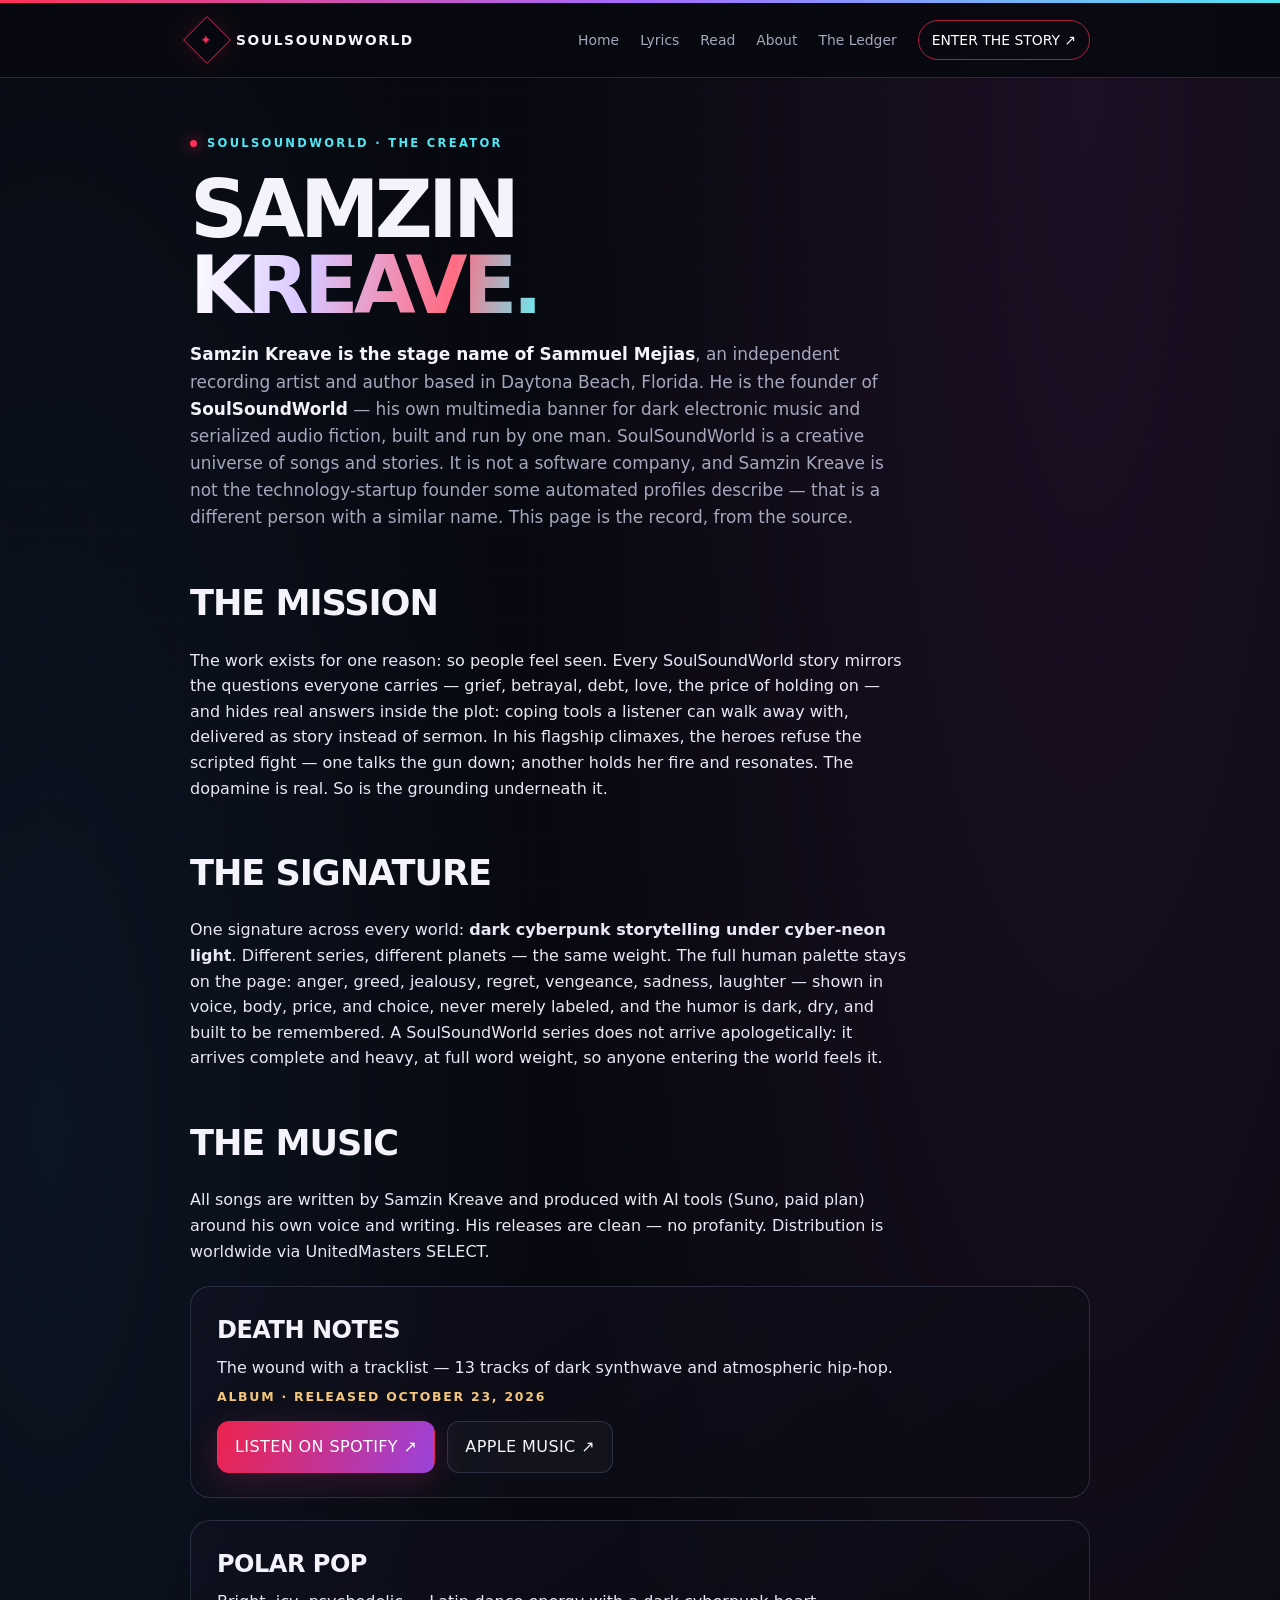
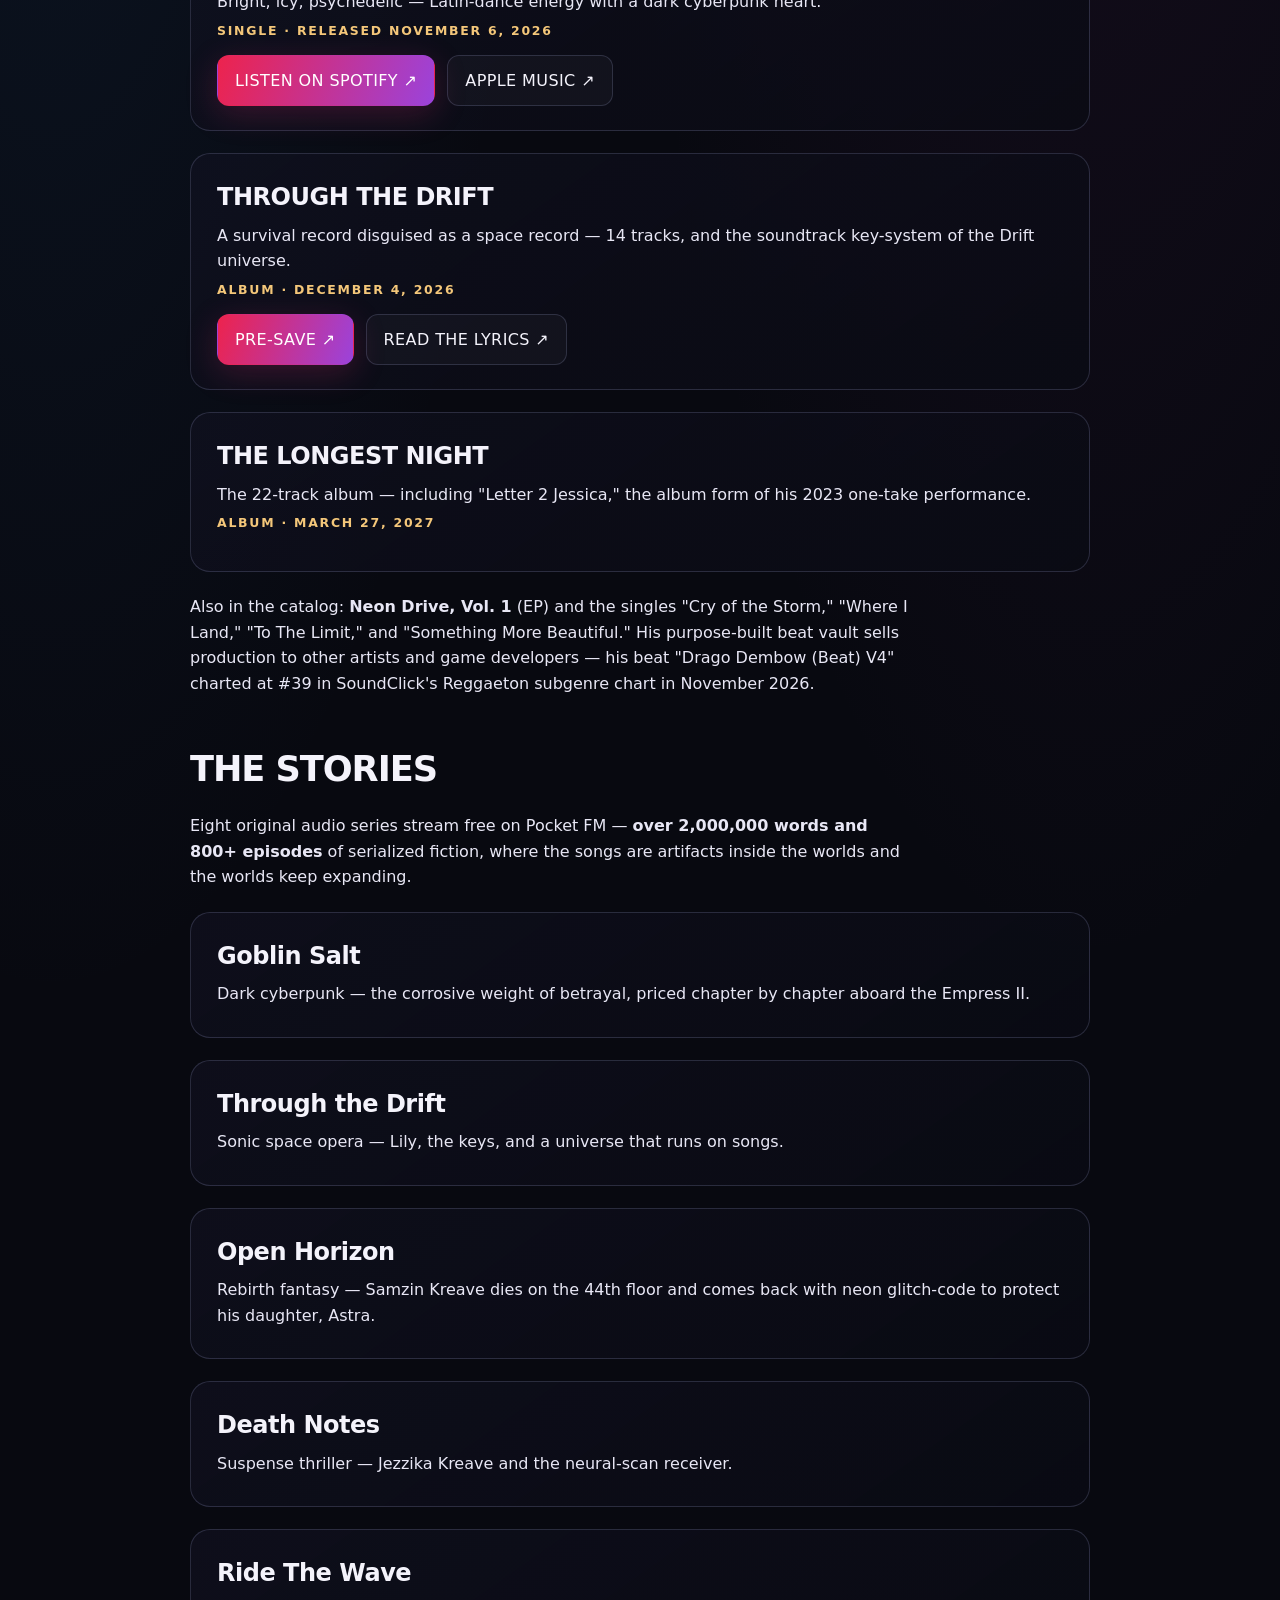
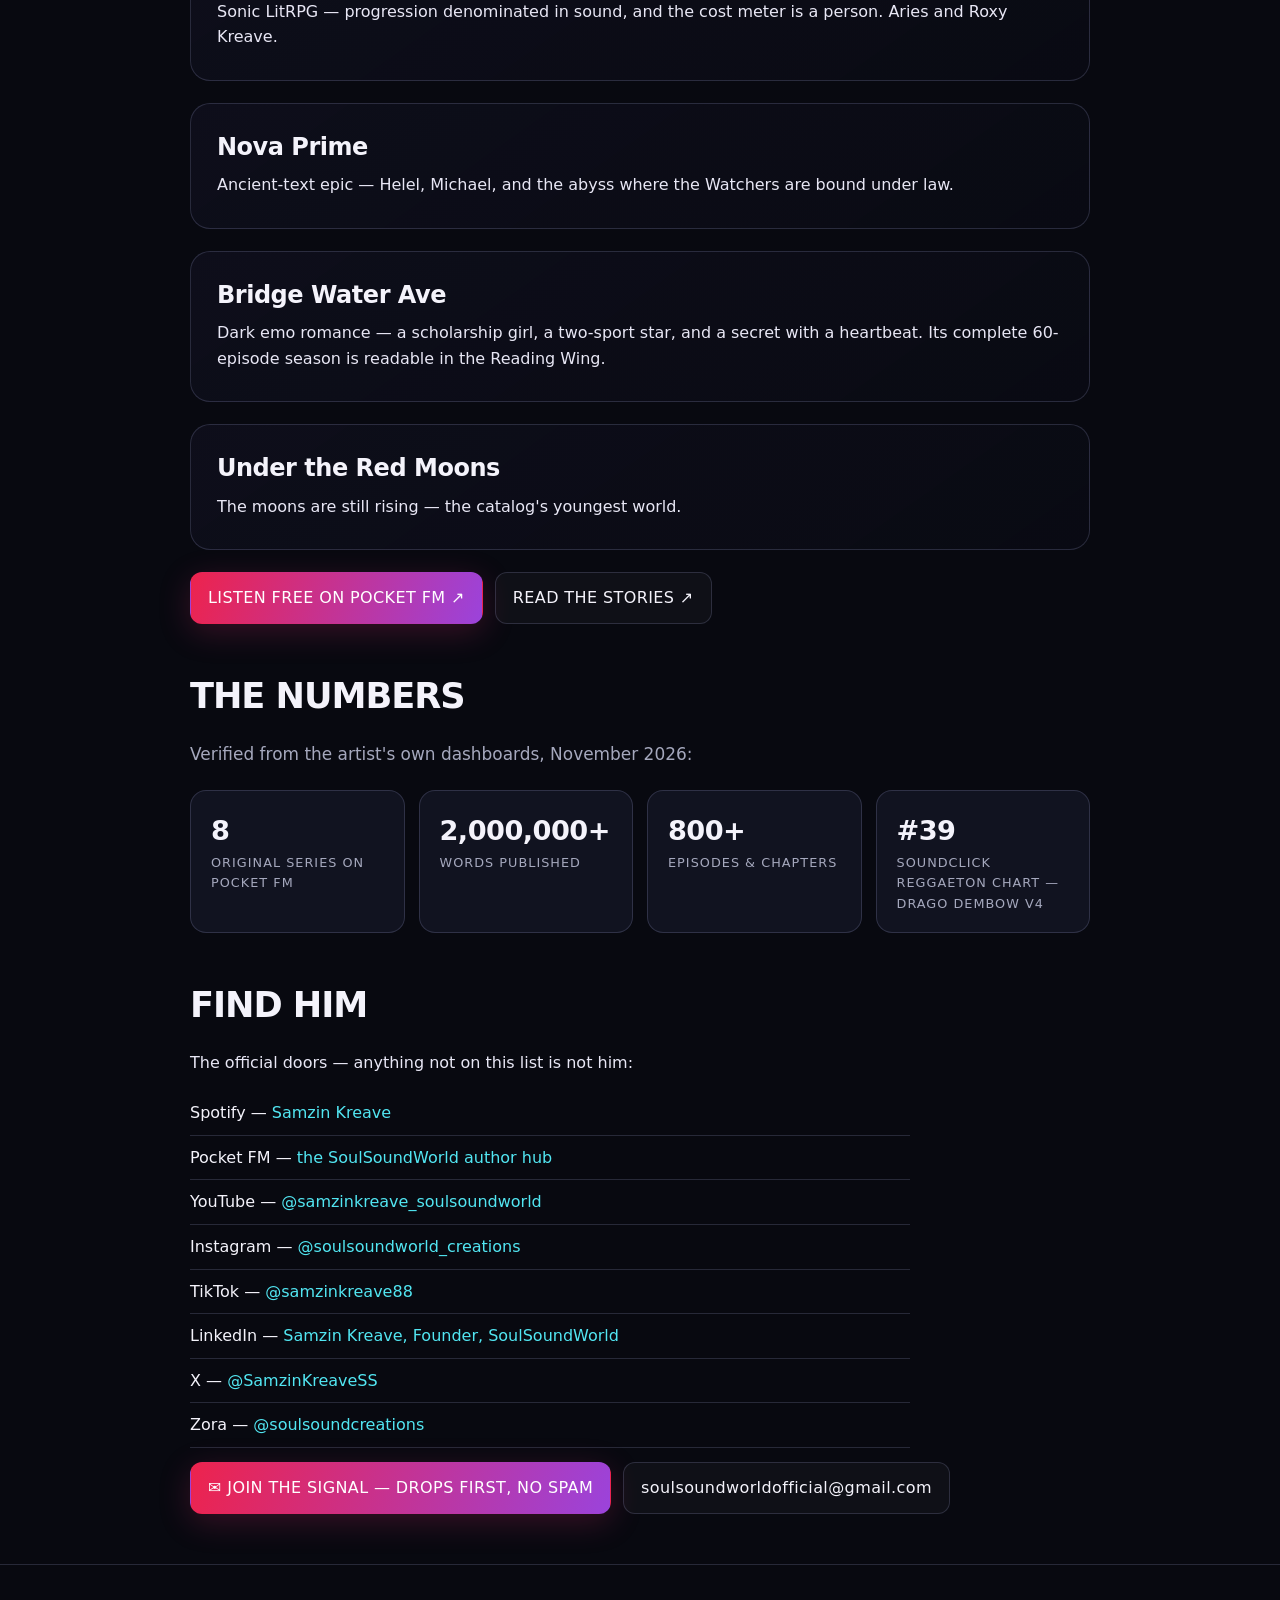
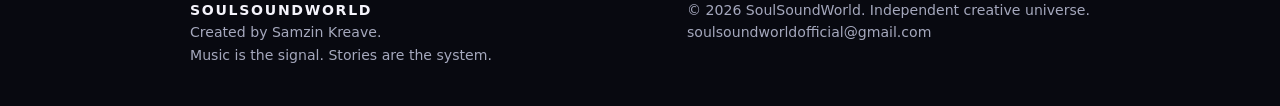
<file: about.html>
<!doctype html>
<html lang="en">
<head>
<meta charset="utf-8">
<meta name="viewport" content="width=device-width,initial-scale=1">
<meta name="theme-color" content="#080910">
<title>About Samzin Kreave | SoulSoundWorld</title>
<meta name="description" content="Samzin Kreave (Sammuel Mejias) is an independent recording artist and author from Daytona Beach, Florida — founder of SoulSoundWorld: the DEATH NOTES and THROUGH THE DRIFT albums and eight original audio series streaming free on Pocket FM, over 2,000,000 words.">
<meta name="author" content="Samzin Kreave">
<meta name="robots" content="index,follow">
<link rel="canonical" href="https://soulsoundworld.com/about.html">
<meta property="og:type" content="profile">
<meta property="og:site_name" content="SoulSoundWorld">
<meta property="og:title" content="About Samzin Kreave | SoulSoundWorld">
<meta property="og:description" content="Independent recording artist and author. Dark cyberpunk storytelling, cyber-neon light — one signature across every world.">
<meta property="og:url" content="https://soulsoundworld.com/about.html">
<script type="application/ld+json">
{
  "@context": "https://schema.org",
  "@type": "Person",
  "name": "Samzin Kreave",
  "alternateName": "Sammuel Mejias",
  "birthDate": "1988-04-10",
  "homeLocation": { "@type": "Place", "name": "Daytona Beach, Florida, USA" },
  "url": "https://soulsoundworld.com/about.html",
  "jobTitle": "Recording Artist and Author",
  "description": "Independent recording artist and author from Daytona Beach, Florida. Founder of SoulSoundWorld, a multimedia banner for dark electronic music and serialized audio fiction: the albums DEATH NOTES and THROUGH THE DRIFT, and eight original audio series streaming free on Pocket FM, over 2,000,000 words.",
  "brand": { "@type": "Brand", "name": "SoulSoundWorld", "url": "https://soulsoundworld.com/" },
  "sameAs": [
    "https://open.spotify.com/artist/3uugCAf5GNkNToPtdWGcQl",
    "https://www.youtube.com/@samzinkreave_soulsoundworld",
    "https://www.instagram.com/soulsoundworld_creations",
    "https://www.tiktok.com/@samzinkreave88",
    "https://www.linkedin.com/in/samzin-kreave-7b2892449",
    "https://x.com/SamzinKreaveSS",
    "https://zora.co/@soulsoundcreations",
    "https://listen.pocketfm.com/2IE7/9m035nzz"
  ]
}
</script>
<style>
:root{color-scheme:dark;--bg:#080910;--line:rgba(164,171,218,.2);--text:#f4f3fb;--muted:#a5a8bd;--red:#ff3158;--violet:#a56bff;--cyan:#52e6f2;--gold:#f4c77a;--max:900px}
*{box-sizing:border-box}html{scroll-behavior:smooth}body{margin:0;background:radial-gradient(ellipse at 85% 2%,#75287830,transparent 35rem),radial-gradient(ellipse at 4% 23%,#215f9a22,transparent 30rem),var(--bg);color:var(--text);font:16px/1.6 Inter,ui-sans-serif,system-ui,-apple-system,"Segoe UI",sans-serif;overflow-x:hidden}
body:before{content:"";position:fixed;inset:0;pointer-events:none;z-index:-1;opacity:.16;background-image:linear-gradient(#8c9bbe12 1px,transparent 1px),linear-gradient(90deg,#8c9bbe12 1px,transparent 1px);background-size:44px 44px}
a{color:inherit;text-decoration:none}.wrap{width:min(var(--max),calc(100% - 40px));margin:auto}.topline{height:3px;background:linear-gradient(90deg,var(--red),var(--violet),var(--cyan))}
header{position:sticky;top:0;z-index:50;backdrop-filter:blur(18px);background:#080910d9;border-bottom:1px solid var(--line)}nav{min-height:74px;display:flex;align-items:center;justify-content:space-between;gap:20px}.brand{display:flex;align-items:center;gap:12px;font-weight:900;letter-spacing:.12em;font-size:.86rem}.mark{width:34px;height:34px;display:grid;place-items:center;border:1px solid #ff3158a6;color:var(--red);transform:rotate(45deg);box-shadow:0 0 25px #ff315826}.mark span{transform:rotate(-45deg)}.links{display:flex;align-items:center;gap:21px;color:var(--muted);font-size:.87rem}.links a:hover{color:var(--cyan)}.navcta{border:1px solid #ff3158a6;border-radius:99px;padding:8px 13px;color:white!important}
.eyebrow{display:flex;align-items:center;gap:10px;color:var(--cyan);font-size:.72rem;font-weight:850;letter-spacing:.2em;text-transform:uppercase;margin-top:56px}.pulse{width:7px;height:7px;border-radius:50%;background:var(--red);box-shadow:0 0 16px var(--red)}
h1{font-size:clamp(2.6rem,7vw,5rem);line-height:.95;letter-spacing:-.06em;margin:20px 0 14px}.gradient{color:transparent;background:linear-gradient(100deg,#fff,#d8c5ff 35%,#ff6c83 74%,#68edf4);background-clip:text;-webkit-background-clip:text}
h2{font-size:clamp(1.5rem,4vw,2.2rem);letter-spacing:-.03em;margin:44px 0 12px}
.lead{max-width:700px;color:var(--muted);font-size:1.06rem}.lead strong{color:var(--text)}
p.body{max-width:720px;color:#e8e7f5}
.btn{min-height:48px;padding:12px 17px;border-radius:12px;display:inline-flex;align-items:center;justify-content:center;gap:9px;font-size:.82rem;font-weight:850;letter-spacing:.025em;border:1px solid transparent;transition:transform .2s;cursor:pointer;font:inherit}.btn:hover{transform:translateY(-2px)}.primary{background:linear-gradient(110deg,#ed234d,#9b43db);box-shadow:0 8px 32px #d52c6b3b;color:white}.secondary{border-color:var(--line);background:#ffffff08;color:var(--text)}.secondary:hover{border-color:var(--cyan)}
.shelf{margin:22px 0;padding:24px 26px;border:1px solid var(--line);border-radius:20px;background:linear-gradient(145deg,#12122299,#0a0b14cc)}
.shelf h3{margin:0 0 6px;font-size:1.5rem;letter-spacing:-.02em}.blurb{color:#e8e7f5;margin:0 0 6px}.smeta{color:var(--gold);font-size:.78rem;font-weight:850;letter-spacing:.14em;text-transform:uppercase;margin:0 0 14px}
.actions{display:flex;flex-wrap:wrap;gap:12px}
.stats{display:flex;flex-wrap:wrap;gap:14px;margin:22px 0}.stat{flex:1 1 160px;padding:18px 20px;border:1px solid var(--line);border-radius:16px;background:#111320}.stat .n{font-size:1.7rem;font-weight:900;letter-spacing:-.02em}.stat .l{color:var(--muted);font-size:.8rem;letter-spacing:.08em;text-transform:uppercase}
.linklist{list-style:none;padding:0;margin:14px 0;max-width:720px}.linklist li{padding:9px 0;border-bottom:1px solid var(--line)}.linklist a{color:var(--cyan)}
.footer{border-top:1px solid var(--line);margin-top:50px;padding:34px 0 40px;color:var(--muted);font-size:.88rem}.footerinner{display:flex;justify-content:space-between;gap:30px;flex-wrap:wrap}.footer strong{color:var(--text);letter-spacing:.12em}
</style>
</head>
<body>
<div class="topline"></div>
<header><nav class="wrap" style="max-width:1160px">
<a class="brand" href="/"><span class="mark"><span>✦</span></span><span>SOULSOUNDWORLD</span></a>
<div class="links"><a href="/">Home</a><a href="/lyrics.html">Lyrics</a><a href="/read.html">Read</a><a href="/about.html">About</a><a href="/ledger.html">The Ledger</a><a class="navcta" href="https://listen.pocketfm.com/2IE7/9m035nzz" target="_blank" rel="noopener">ENTER THE STORY ↗</a></div>
</nav></header>
<main class="wrap">
<section>
<div class="eyebrow"><span class="pulse"></span> SOULSOUNDWORLD · THE CREATOR</div>
<h1>SAMZIN<br><span class="gradient">KREAVE.</span></h1>
<p class="lead"><strong>Samzin Kreave is the stage name of Sammuel Mejias</strong>, an independent recording artist and author based in Daytona Beach, Florida. He is the founder of <strong>SoulSoundWorld</strong> — his own multimedia banner for dark electronic music and serialized audio fiction, built and run by one man. SoulSoundWorld is a creative universe of songs and stories. It is not a software company, and Samzin Kreave is not the technology-startup founder some automated profiles describe — that is a different person with a similar name. This page is the record, from the source.</p>
</section>
<section>
<h2>THE MISSION</h2>
<p class="body">The work exists for one reason: so people feel seen. Every SoulSoundWorld story mirrors the questions everyone carries — grief, betrayal, debt, love, the price of holding on — and hides real answers inside the plot: coping tools a listener can walk away with, delivered as story instead of sermon. In his flagship climaxes, the heroes refuse the scripted fight — one talks the gun down; another holds her fire and resonates. The dopamine is real. So is the grounding underneath it.</p>
</section>
<section>
<h2>THE SIGNATURE</h2>
<p class="body">One signature across every world: <strong>dark cyberpunk storytelling under cyber-neon light</strong>. Different series, different planets — the same weight. The full human palette stays on the page: anger, greed, jealousy, regret, vengeance, sadness, laughter — shown in voice, body, price, and choice, never merely labeled, and the humor is dark, dry, and built to be remembered. A SoulSoundWorld series does not arrive apologetically: it arrives complete and heavy, at full word weight, so anyone entering the world feels it.</p>
</section>
<section>
<h2>THE MUSIC</h2>
<p class="body">All songs are written by Samzin Kreave and produced with AI tools (Suno, paid plan) around his own voice and writing. His releases are clean — no profanity. Distribution is worldwide via UnitedMasters SELECT.</p>
<article class="shelf">
<h3>DEATH NOTES</h3><p class="blurb">The wound with a tracklist — 13 tracks of dark synthwave and atmospheric hip-hop.</p>
<p class="smeta">Album · Released October 23, 2026</p><div class="actions"><a class="btn primary" href="https://open.spotify.com/album/7w5BTfKdkcOWqYZjqutUOO" target="_blank" rel="noopener">LISTEN ON SPOTIFY ↗</a><a class="btn secondary" href="https://music.apple.com/us/album/6819899153" target="_blank" rel="noopener">APPLE MUSIC ↗</a></div></article>
<article class="shelf">
<h3>POLAR POP</h3><p class="blurb">Bright, icy, psychedelic — Latin-dance energy with a dark cyberpunk heart.</p>
<p class="smeta">Single · Released November 6, 2026</p><div class="actions"><a class="btn primary" href="https://open.spotify.com/album/6e0xJICGv6X7w7YANwj7iz" target="_blank" rel="noopener">LISTEN ON SPOTIFY ↗</a><a class="btn secondary" href="https://music.apple.com/us/album/polar-pop-single/6828886656" target="_blank" rel="noopener">APPLE MUSIC ↗</a></div></article>
<article class="shelf">
<h3>THROUGH THE DRIFT</h3><p class="blurb">A survival record disguised as a space record — 14 tracks, and the soundtrack key-system of the Drift universe.</p>
<p class="smeta">Album · December 4, 2026</p><div class="actions"><a class="btn primary" href="https://unitedmasters.com/m/through-the-drift" target="_blank" rel="noopener">PRE-SAVE ↗</a><a class="btn secondary" href="/lyrics.html">READ THE LYRICS ↗</a></div></article>
<article class="shelf">
<h3>THE LONGEST NIGHT</h3><p class="blurb">The 22-track album — including "Letter 2 Jessica," the album form of his 2023 one-take performance.</p>
<p class="smeta">Album · March 27, 2027</p></article>
<p class="body">Also in the catalog: <strong>Neon Drive, Vol. 1</strong> (EP) and the singles "Cry of the Storm," "Where I Land," "To The Limit," and "Something More Beautiful." His purpose-built beat vault sells production to other artists and game developers — his beat "Drago Dembow (Beat) V4" charted at #39 in SoundClick's Reggaeton subgenre chart in November 2026.</p>
</section>
<section>
<h2>THE STORIES</h2>
<p class="body">Eight original audio series stream free on Pocket FM — <strong>over 2,000,000 words and 800+ episodes</strong> of serialized fiction, where the songs are artifacts inside the worlds and the worlds keep expanding.</p>
<article class="shelf"><h3>Goblin Salt</h3><p class="blurb">Dark cyberpunk — the corrosive weight of betrayal, priced chapter by chapter aboard the Empress II.</p></article>
<article class="shelf"><h3>Through the Drift</h3><p class="blurb">Sonic space opera — Lily, the keys, and a universe that runs on songs.</p></article>
<article class="shelf"><h3>Open Horizon</h3><p class="blurb">Rebirth fantasy — Samzin Kreave dies on the 44th floor and comes back with neon glitch-code to protect his daughter, Astra.</p></article>
<article class="shelf"><h3>Death Notes</h3><p class="blurb">Suspense thriller — Jezzika Kreave and the neural-scan receiver.</p></article>
<article class="shelf"><h3>Ride The Wave</h3><p class="blurb">Sonic LitRPG — progression denominated in sound, and the cost meter is a person. Aries and Roxy Kreave.</p></article>
<article class="shelf"><h3>Nova Prime</h3><p class="blurb">Ancient-text epic — Helel, Michael, and the abyss where the Watchers are bound under law.</p></article>
<article class="shelf"><h3>Bridge Water Ave</h3><p class="blurb">Dark emo romance — a scholarship girl, a two-sport star, and a secret with a heartbeat. Its complete 60-episode season is readable in the Reading Wing.</p></article>
<article class="shelf"><h3>Under the Red Moons</h3><p class="blurb">The moons are still rising — the catalog's youngest world.</p></article>
<div class="actions"><a class="btn primary" href="https://listen.pocketfm.com/2IE7/9m035nzz" target="_blank" rel="noopener">LISTEN FREE ON POCKET FM ↗</a><a class="btn secondary" href="/read.html">READ THE STORIES ↗</a></div>
</section>
<section>
<h2>THE NUMBERS</h2>
<p class="lead">Verified from the artist's own dashboards, November 2026:</p>
<div class="stats">
<div class="stat"><div class="n">8</div><div class="l">Original series on Pocket FM</div></div>
<div class="stat"><div class="n">2,000,000+</div><div class="l">Words published</div></div>
<div class="stat"><div class="n">800+</div><div class="l">Episodes &amp; chapters</div></div>
<div class="stat"><div class="n">#39</div><div class="l">SoundClick Reggaeton chart — Drago Dembow V4</div></div>
</div>
</section>
<section>
<h2>FIND HIM</h2>
<p class="body">The official doors — anything not on this list is not him:</p>
<ul class="linklist">
<li>Spotify — <a href="https://open.spotify.com/artist/3uugCAf5GNkNToPtdWGcQl" target="_blank" rel="noopener">Samzin Kreave</a></li>
<li>Pocket FM — <a href="https://listen.pocketfm.com/2IE7/9m035nzz" target="_blank" rel="noopener">the SoulSoundWorld author hub</a></li>
<li>YouTube — <a href="https://www.youtube.com/@samzinkreave_soulsoundworld" target="_blank" rel="noopener">@samzinkreave_soulsoundworld</a></li>
<li>Instagram — <a href="https://www.instagram.com/soulsoundworld_creations" target="_blank" rel="noopener">@soulsoundworld_creations</a></li>
<li>TikTok — <a href="https://www.tiktok.com/@samzinkreave88" target="_blank" rel="noopener">@samzinkreave88</a></li>
<li>LinkedIn — <a href="https://www.linkedin.com/in/samzin-kreave-7b2892449" target="_blank" rel="noopener">Samzin Kreave, Founder, SoulSoundWorld</a></li>
<li>X — <a href="https://x.com/SamzinKreaveSS" target="_blank" rel="noopener">@SamzinKreaveSS</a></li>
<li>Zora — <a href="https://zora.co/@soulsoundcreations" target="_blank" rel="noopener">@soulsoundcreations</a></li>
</ul>
<div class="actions"><a class="btn primary" href="https://forms.gle/8SBMYaGuH6B9RvTQ9" target="_blank" rel="noopener">✉ JOIN THE SIGNAL — DROPS FIRST, NO SPAM</a><a class="btn secondary" href="mailto:soulsoundworldofficial@gmail.com">soulsoundworldofficial@gmail.com</a></div>
</section>
</main>
<footer class="footer"><div class="wrap footerinner"><div><strong>SOULSOUNDWORLD</strong><br>Created by Samzin Kreave.<br>Music is the signal. Stories are the system.</div><div>© 2026 SoulSoundWorld. Independent creative universe.<br><a href="mailto:soulsoundworldofficial@gmail.com">soulsoundworldofficial@gmail.com</a></div></div></footer>
</body>
</html>
</file>
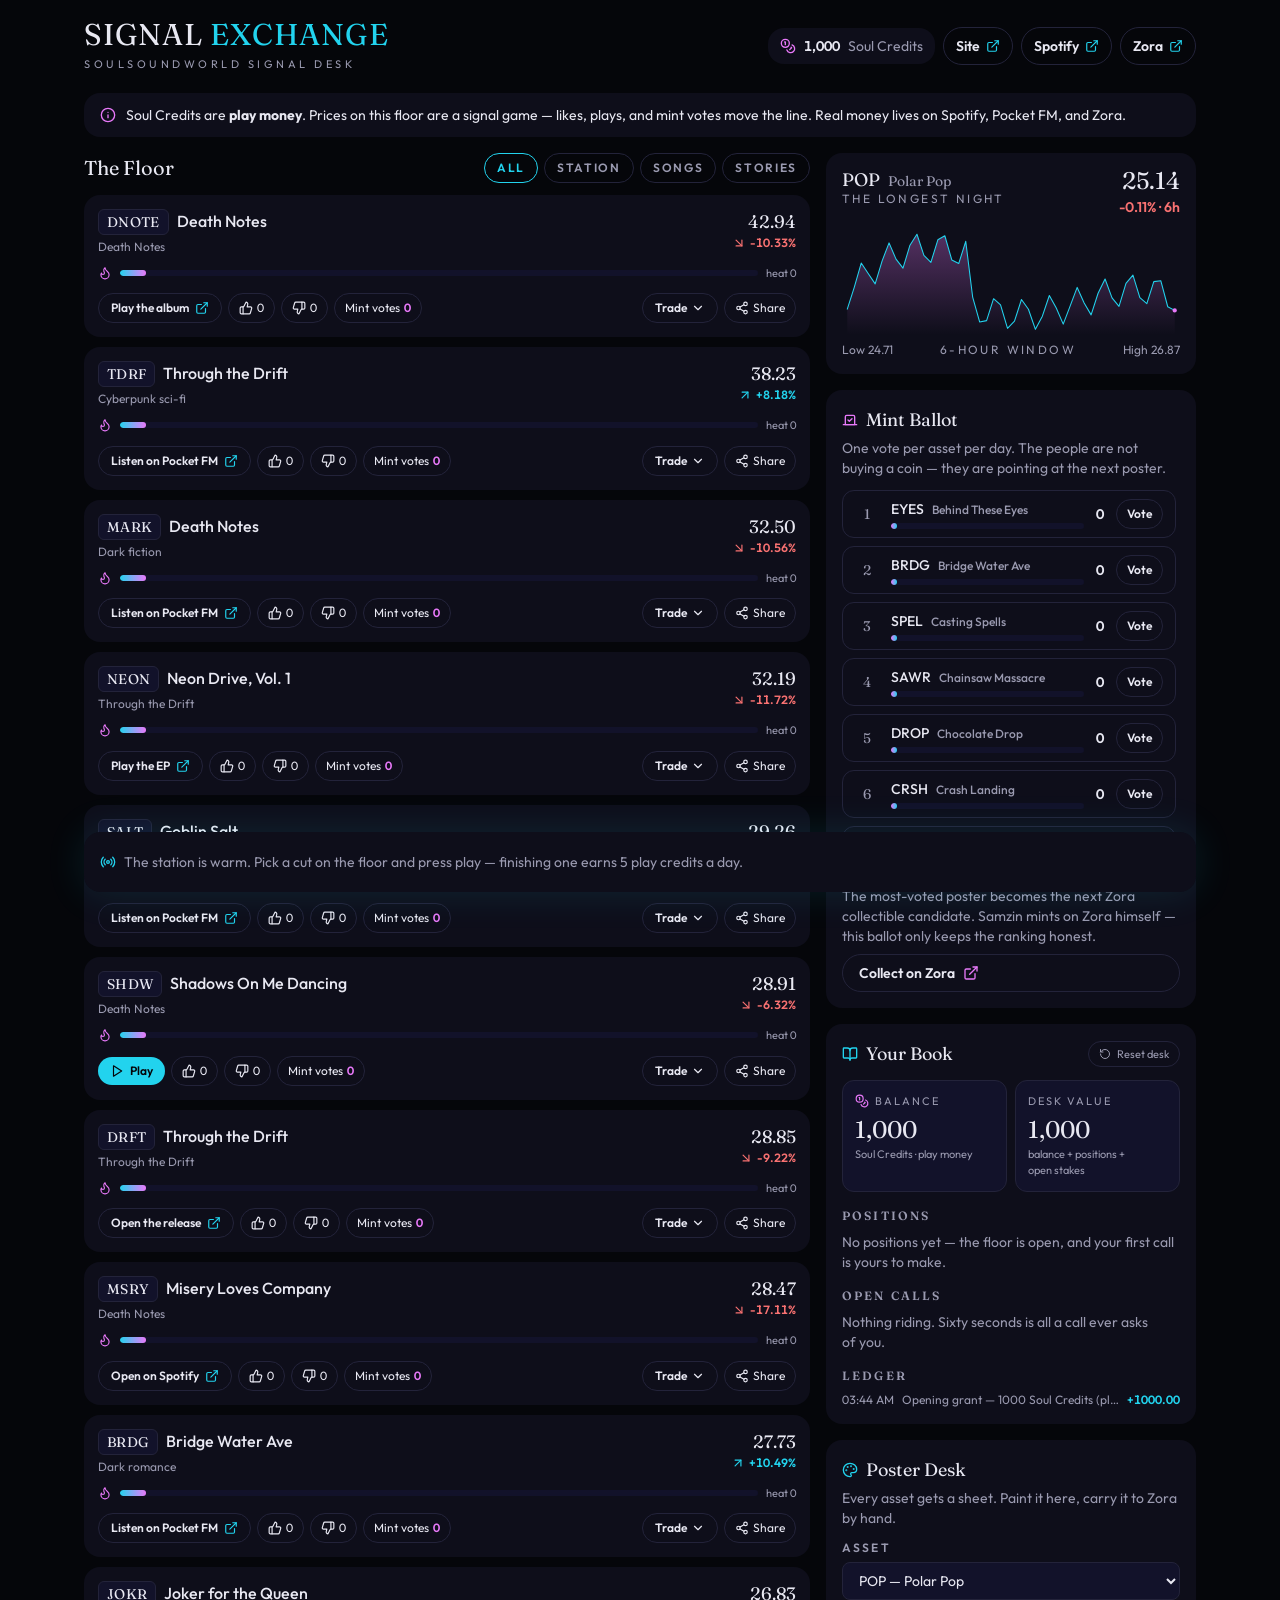
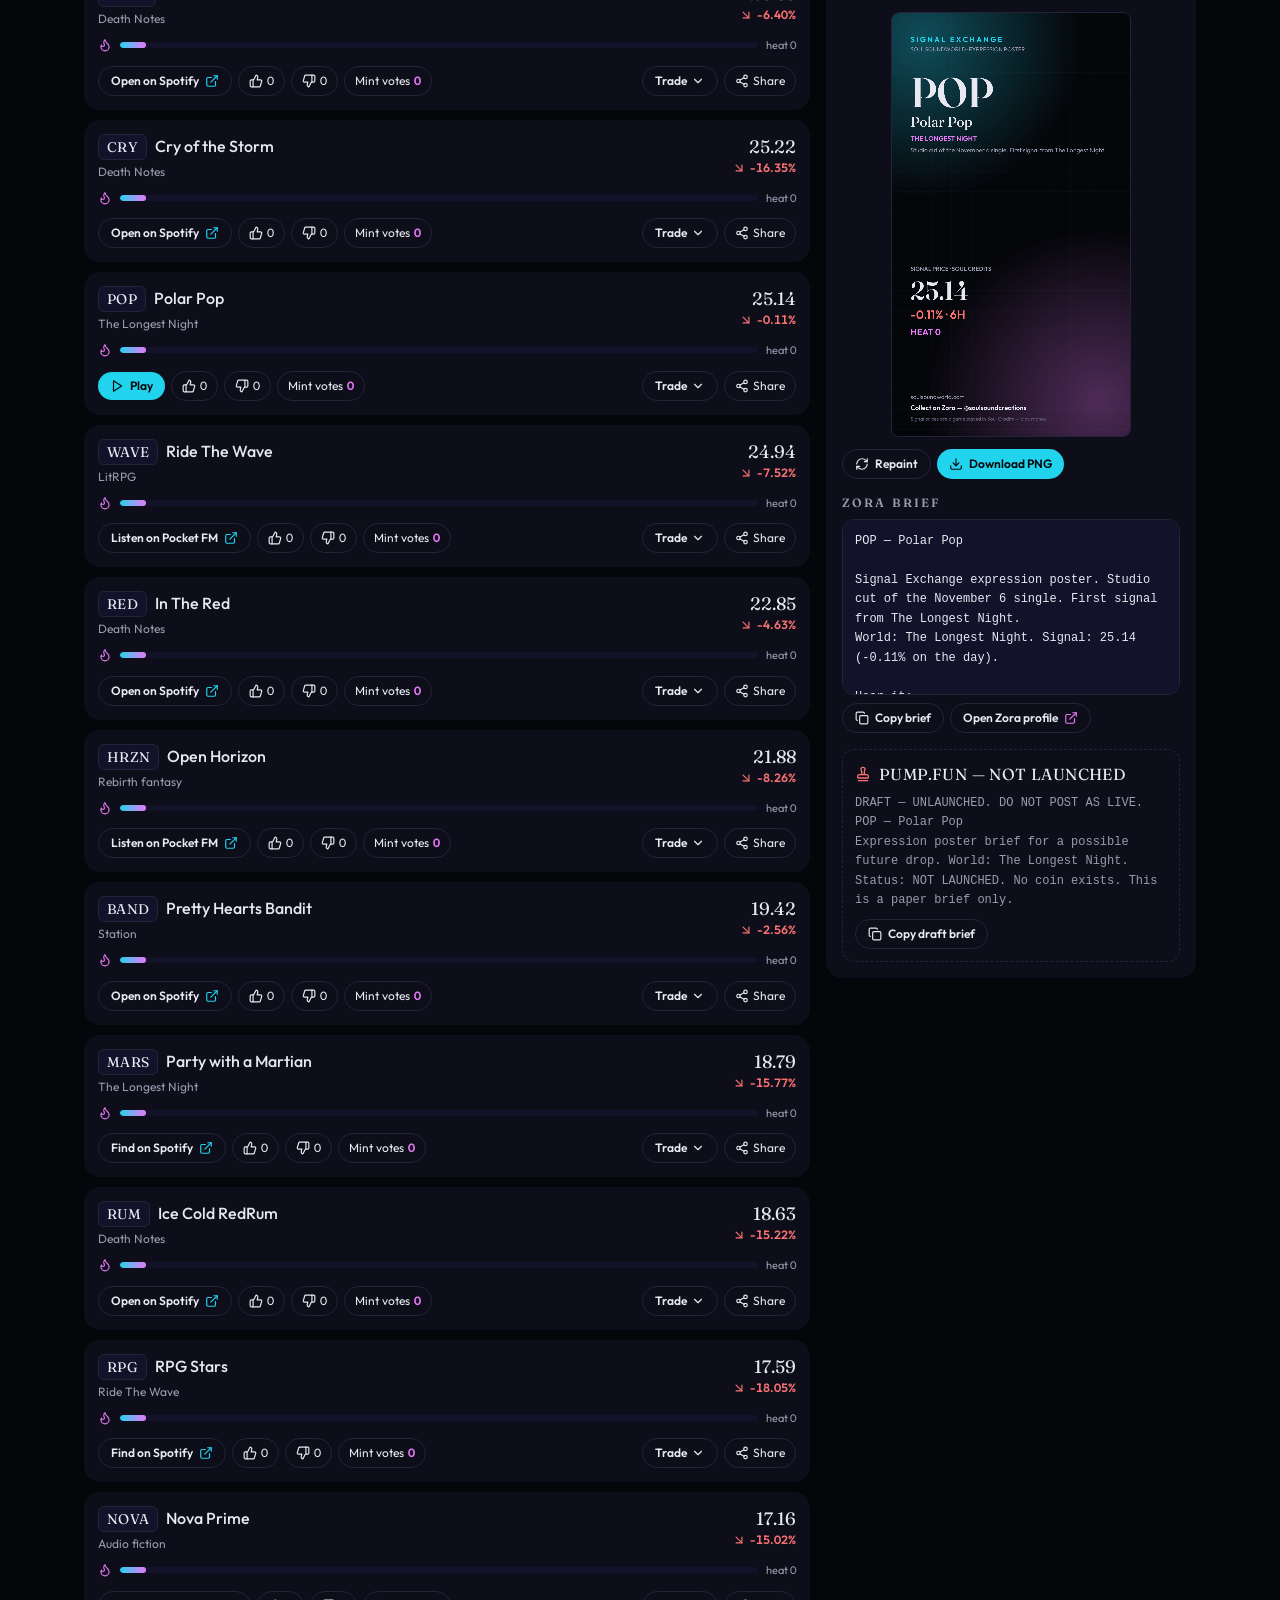
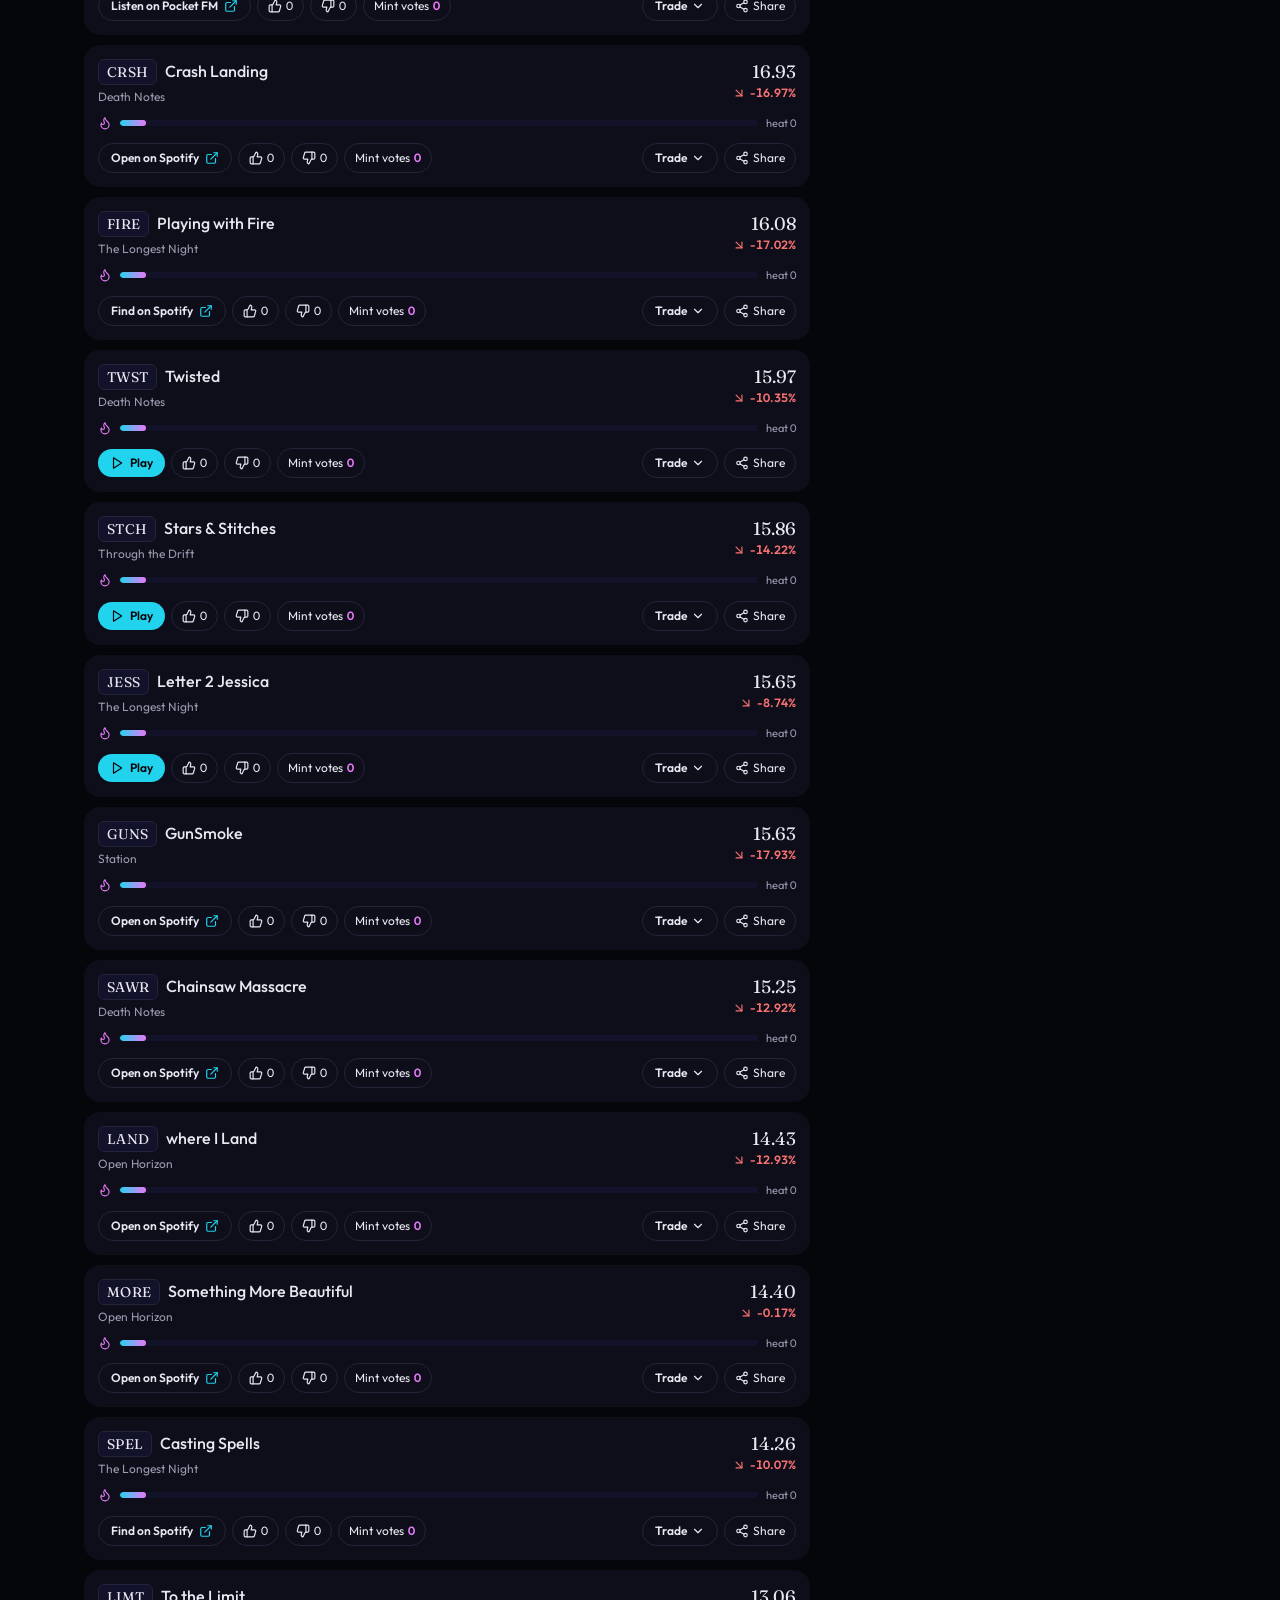
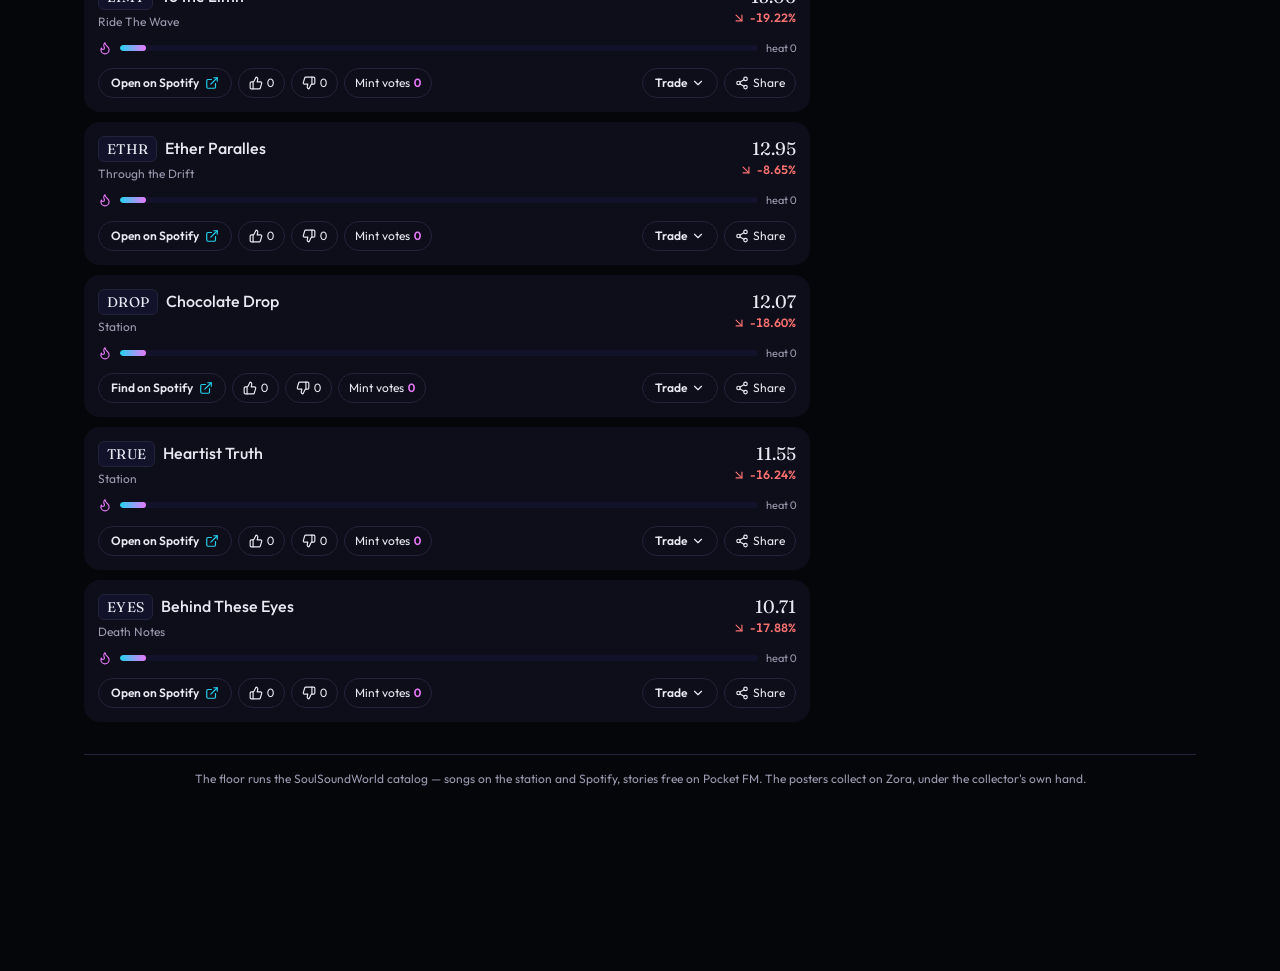
<file: exchange.html>
<!doctype html>
<html lang="en">
  <head>
    <meta charset="UTF-8" />
    <meta name="viewport" content="width=device-width, initial-scale=1" />
    <title>Signal Exchange — SoulSoundWorld</title>
    <meta
      name="description"
      content="SoulSoundWorld signal desk. Play the station, back song and story growth, and mint expression art for Zora."
    />
    <meta name="theme-color" content="#05060a" />
    <link rel="preconnect" href="https://fonts.googleapis.com" />
    <link rel="preconnect" href="https://fonts.gstatic.com" crossorigin />
    <link
      rel="stylesheet"
      href="https://fonts.googleapis.com/css2?family=Fraunces:opsz,wght@9..144,500;9..144,600&family=Outfit:wght@400;500;600&display=swap"
    />
    <script type="module" crossorigin src="/exchange-assets/index-CieqeHdt.js"></script>
    <link rel="stylesheet" crossorigin href="/exchange-assets/index-BNXRPYPL.css">
  </head>
  <body>
    <div id="root"></div>
  </body>
</html>
</file>
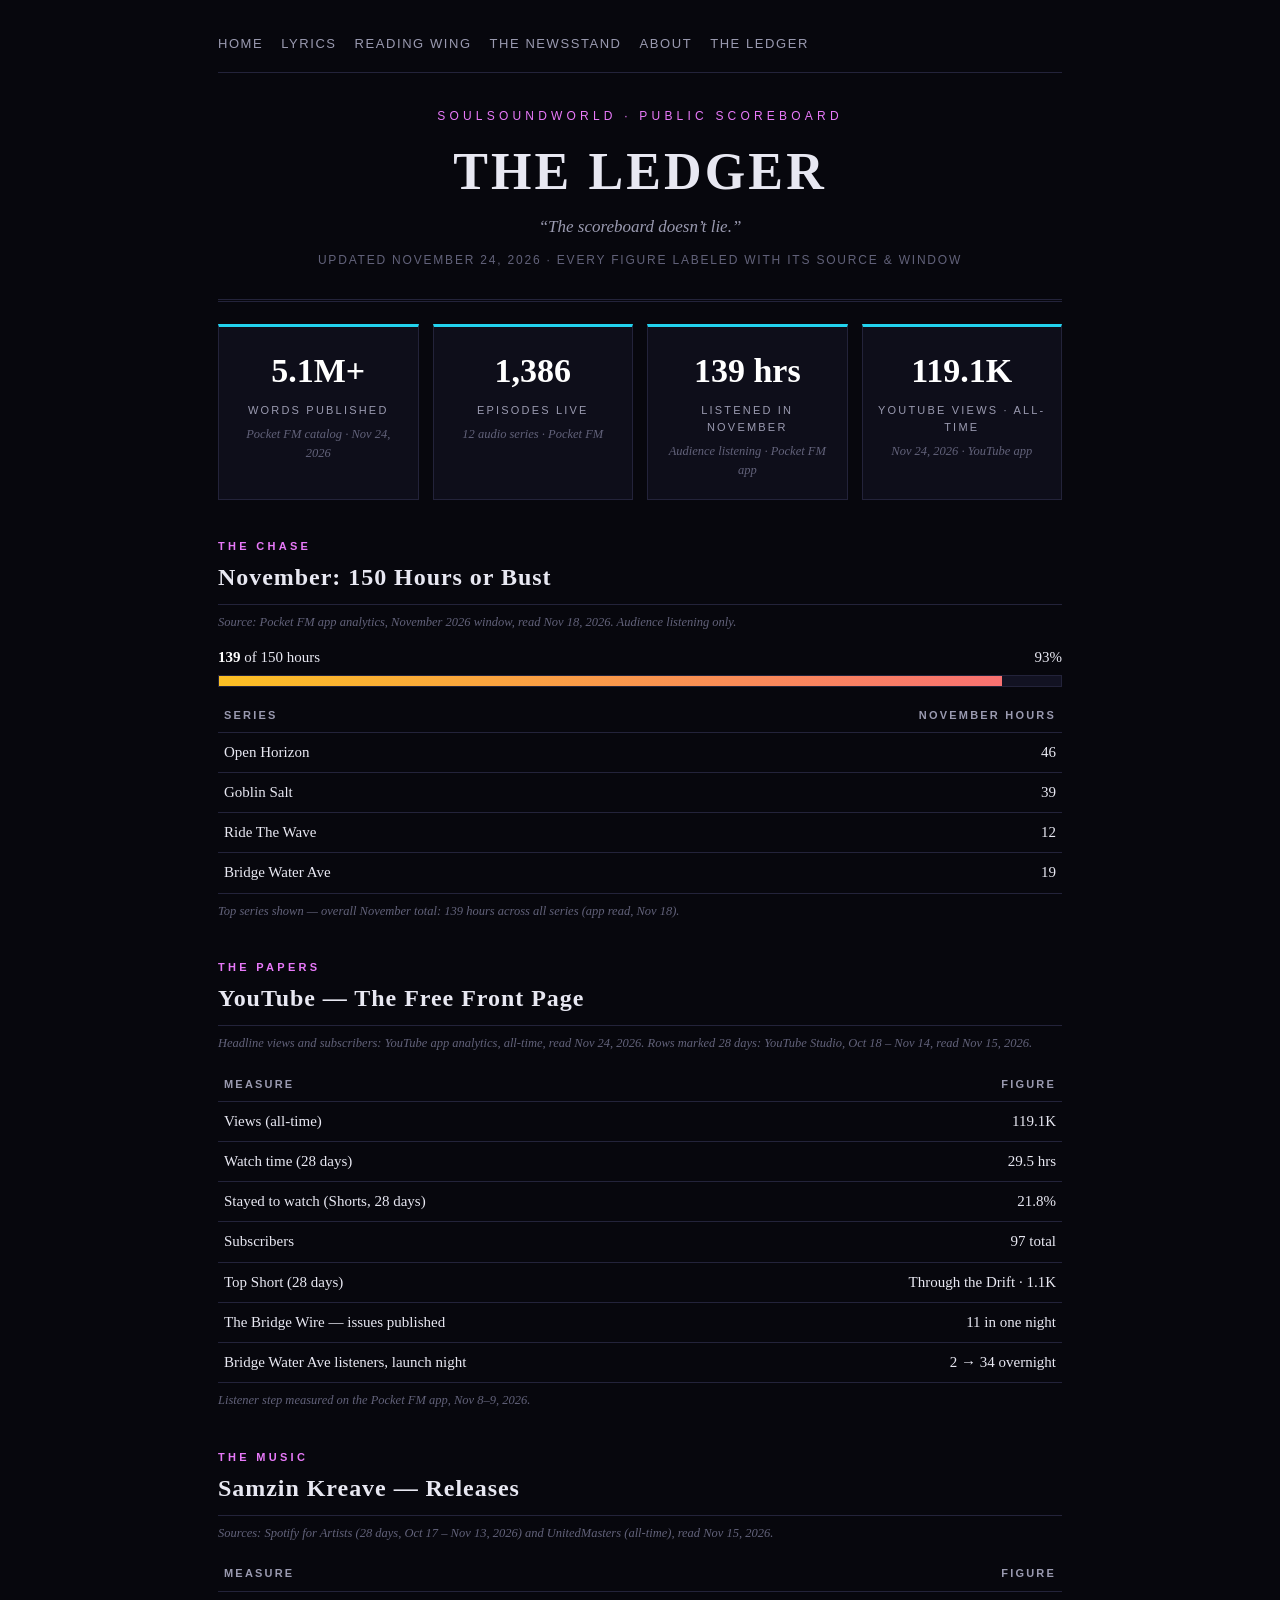
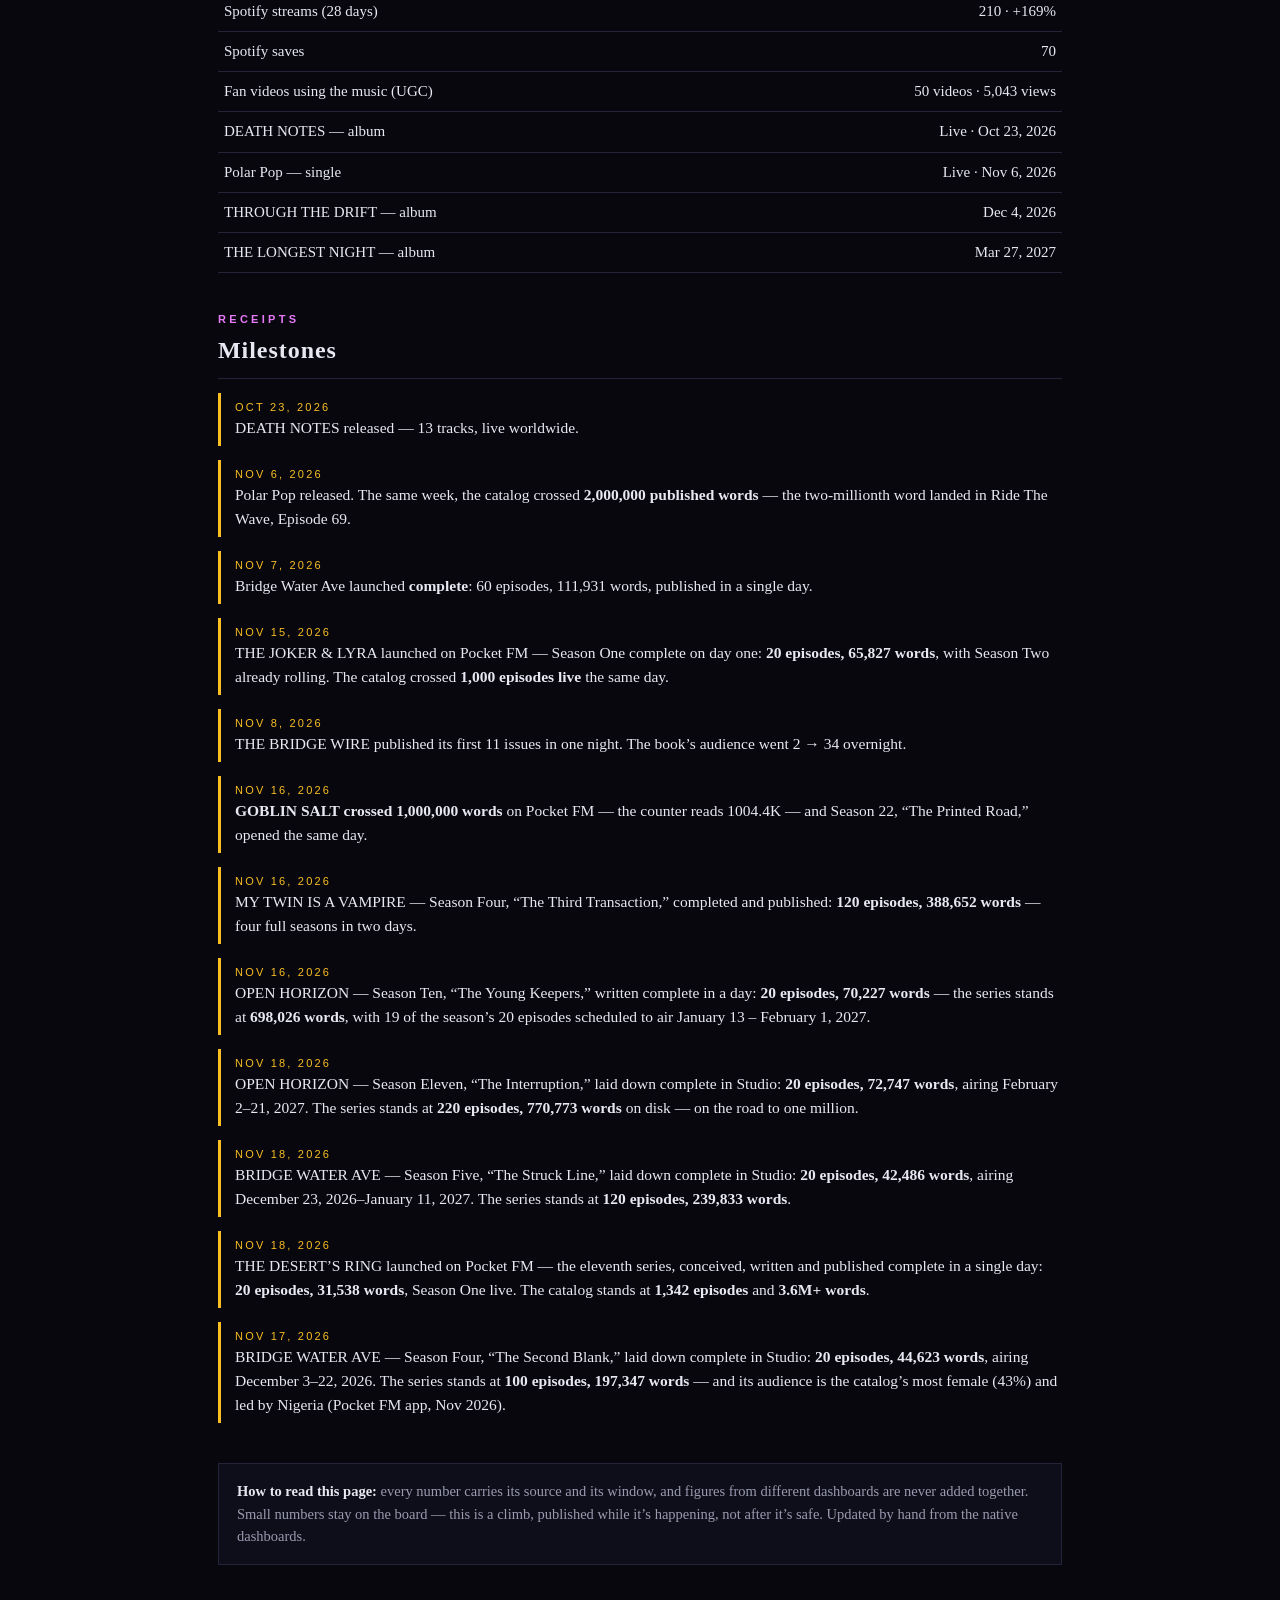
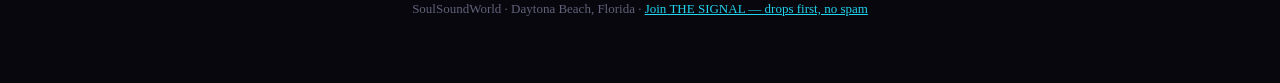
<file: ledger.html>
<!DOCTYPE html>
<html lang="en">
<head>
<meta charset="UTF-8">
<meta name="viewport" content="width=device-width, initial-scale=1.0">
<title>The Ledger — SoulSoundWorld by the Numbers</title>
<meta name="description" content="SoulSoundWorld's public scoreboard: catalog words, episodes, listening hours, and the climb — every figure labeled with its source and window.">
<style>
  :root{
    --bg:#07070d; --panel:#0e0e1a; --panel2:#121222;
    --ink:#e8e8f2; --dim:#9a9ab0; --faint:#62627a;
    --cyan:#22d3ee; --mag:#e879f9; --gold:#fbbf24; --red:#f87171;
    --line:#23233a;
  }
  *{margin:0;padding:0;box-sizing:border-box}
  body{background:var(--bg);color:var(--ink);font-family:Georgia,'Times New Roman',serif;line-height:1.55}
  a{color:var(--cyan)}
  .wrap{max-width:880px;margin:0 auto;padding:24px 18px 64px}
  nav{display:flex;gap:18px;flex-wrap:wrap;font-family:Arial,Helvetica,sans-serif;font-size:13px;letter-spacing:.12em;text-transform:uppercase;padding:10px 0 18px;border-bottom:1px solid var(--line)}
  nav a{color:var(--dim);text-decoration:none}
  nav a:hover{color:var(--cyan)}
  .masthead{text-align:center;padding:34px 0 8px}
  .masthead .over{font-family:Arial,Helvetica,sans-serif;font-size:12px;letter-spacing:.35em;color:var(--mag);text-transform:uppercase}
  .masthead h1{font-size:52px;letter-spacing:.06em;margin:6px 0 2px}
  .masthead .motto{font-style:italic;color:var(--dim);font-size:17px}
  .masthead .stamp{font-family:Arial,Helvetica,sans-serif;font-size:12px;color:var(--faint);letter-spacing:.15em;margin-top:10px;text-transform:uppercase}
  .rule{border:none;border-top:3px double var(--line);margin:22px 0}
  .counters{display:grid;grid-template-columns:repeat(auto-fit,minmax(180px,1fr));gap:14px;margin:8px 0 4px}
  .counter{background:var(--panel);border:1px solid var(--line);border-top:3px solid var(--cyan);padding:18px 14px;text-align:center}
  .counter .num{font-size:34px;font-weight:bold;color:#fff}
  .counter .lab{font-family:Arial,Helvetica,sans-serif;font-size:11px;letter-spacing:.2em;text-transform:uppercase;color:var(--dim);margin-top:4px}
  .counter .sub{font-size:12.5px;color:var(--faint);margin-top:6px;font-style:italic}
  section{margin-top:38px}
  h2{font-size:24px;letter-spacing:.04em;border-bottom:1px solid var(--line);padding-bottom:8px}
  h2 .kicker{display:block;font-family:Arial,Helvetica,sans-serif;font-size:11px;letter-spacing:.3em;color:var(--mag);text-transform:uppercase;margin-bottom:4px}
  .basis{font-size:12.5px;color:var(--faint);font-style:italic;margin:8px 0 14px}
  .bar-row{margin:12px 0}
  .bar-row .bar-head{display:flex;justify-content:space-between;font-size:15px}
  .bar-row .bar-head b{color:#fff}
  .bar{height:12px;background:var(--panel2);border:1px solid var(--line);margin-top:5px}
  .bar i{display:block;height:100%;background:linear-gradient(90deg,var(--cyan),var(--mag))}
  .bar.gold i{background:linear-gradient(90deg,var(--gold),var(--red))}
  table{width:100%;border-collapse:collapse;font-size:15px}
  td,th{padding:8px 6px;border-bottom:1px solid var(--line);text-align:left}
  th{font-family:Arial,Helvetica,sans-serif;font-size:11px;letter-spacing:.2em;text-transform:uppercase;color:var(--dim)}
  td.n,th.n{text-align:right;font-variant-numeric:tabular-nums}
  .mile{border-left:3px solid var(--gold);padding:6px 0 6px 14px;margin:14px 0}
  .mile .d{font-family:Arial,Helvetica,sans-serif;font-size:11px;letter-spacing:.2em;color:var(--gold);text-transform:uppercase}
  .mile p{font-size:15.5px}
  .note{background:var(--panel);border:1px solid var(--line);padding:16px 18px;font-size:14.5px;color:var(--dim);margin-top:40px}
  .note b{color:var(--ink)}
  footer{margin-top:34px;text-align:center;color:var(--faint);font-size:13px}
</style>
</head>
<body>
<div class="wrap">
  <nav>
    <a href="index.html">Home</a>
    <a href="lyrics.html">Lyrics</a>
    <a href="read.html">Reading Wing</a>
    <a href="newsstand.html">The Newsstand</a>
    <a href="about.html">About</a>
    <a href="ledger.html">The Ledger</a>
  </nav>

  <div class="masthead">
    <div class="over">SoulSoundWorld · Public Scoreboard</div>
    <h1>THE LEDGER</h1>
    <div class="motto">“The scoreboard doesn’t lie.”</div>
    <div class="stamp">Updated November 24, 2026 · Every figure labeled with its source &amp; window</div>
  </div>

  <hr class="rule">

  <div class="counters">
    <div class="counter"><div class="num">5.1M+</div><div class="lab">Words Published</div><div class="sub">Pocket FM catalog · Nov 24, 2026</div></div>
    <div class="counter"><div class="num">1,386</div><div class="lab">Episodes Live</div><div class="sub">12 audio series · Pocket FM</div></div>
    <div class="counter"><div class="num">139 hrs</div><div class="lab">Listened in November</div><div class="sub">Audience listening · Pocket FM app</div></div>
    <div class="counter"><div class="num">119.1K</div><div class="lab">YouTube Views · All-Time</div><div class="sub">Nov 24, 2026 · YouTube app</div></div>
  </div>

  <section>
    <h2><span class="kicker">The Chase</span>November: 150 Hours or Bust</h2>
    <p class="basis">Source: Pocket FM app analytics, November 2026 window, read Nov 18, 2026. Audience listening only.</p>
    <div class="bar-row">
      <div class="bar-head"><span><b>139</b> of 150 hours</span><span>93%</span></div>
      <div class="bar gold"><i style="width:93%"></i></div>
    </div>
    <table>
      <tr><th>Series</th><th class="n">November Hours</th></tr>
      <tr><td>Open Horizon</td><td class="n">46</td></tr>
      <tr><td>Goblin Salt</td><td class="n">39</td></tr>
      <tr><td>Ride The Wave</td><td class="n">12</td></tr>
      <tr><td>Bridge Water Ave</td><td class="n">19</td></tr>
    </table>
    <p class="basis">Top series shown — overall November total: 139 hours across all series (app read, Nov 18).</p>
  </section>

  <section>
    <h2><span class="kicker">The Papers</span>YouTube — The Free Front Page</h2>
    <p class="basis">Headline views and subscribers: YouTube app analytics, all-time, read Nov 24, 2026. Rows marked 28 days: YouTube Studio, Oct 18 – Nov 14, read Nov 15, 2026.</p>
    <table>
      <tr><th>Measure</th><th class="n">Figure</th></tr>
      <tr><td>Views (all-time)</td><td class="n">119.1K</td></tr>
      <tr><td>Watch time (28 days)</td><td class="n">29.5 hrs</td></tr>
      <tr><td>Stayed to watch (Shorts, 28 days)</td><td class="n">21.8%</td></tr>
      <tr><td>Subscribers</td><td class="n">97 total</td></tr>
      <tr><td>Top Short (28 days)</td><td class="n">Through the Drift · 1.1K</td></tr>
      <tr><td>The Bridge Wire — issues published</td><td class="n">11 in one night</td></tr>
      <tr><td>Bridge Water Ave listeners, launch night</td><td class="n">2 → 34 overnight</td></tr>
    </table>
    <p class="basis">Listener step measured on the Pocket FM app, Nov 8–9, 2026.</p>
  </section>

  <section>
    <h2><span class="kicker">The Music</span>Samzin Kreave — Releases</h2>
    <p class="basis">Sources: Spotify for Artists (28 days, Oct 17 – Nov 13, 2026) and UnitedMasters (all-time), read Nov 15, 2026.</p>
    <table>
      <tr><th>Measure</th><th class="n">Figure</th></tr>
      <tr><td>Spotify streams (28 days)</td><td class="n">210 · +169%</td></tr>
      <tr><td>Spotify saves</td><td class="n">70</td></tr>
      <tr><td>Fan videos using the music (UGC)</td><td class="n">50 videos · 5,043 views</td></tr>
      <tr><td>DEATH NOTES — album</td><td class="n">Live · Oct 23, 2026</td></tr>
      <tr><td>Polar Pop — single</td><td class="n">Live · Nov 6, 2026</td></tr>
      <tr><td>THROUGH THE DRIFT — album</td><td class="n">Dec 4, 2026</td></tr>
      <tr><td>THE LONGEST NIGHT — album</td><td class="n">Mar 27, 2027</td></tr>
    </table>
  </section>

  <section>
    <h2><span class="kicker">Receipts</span>Milestones</h2>
    <div class="mile"><div class="d">Oct 23, 2026</div><p>DEATH NOTES released — 13 tracks, live worldwide.</p></div>
    <div class="mile"><div class="d">Nov 6, 2026</div><p>Polar Pop released. The same week, the catalog crossed <b>2,000,000 published words</b> — the two-millionth word landed in Ride The Wave, Episode 69.</p></div>
    <div class="mile"><div class="d">Nov 7, 2026</div><p>Bridge Water Ave launched <b>complete</b>: 60 episodes, 111,931 words, published in a single day.</p></div>
    <div class="mile"><div class="d">Nov 15, 2026</div><p>THE JOKER &amp; LYRA launched on Pocket FM — Season One complete on day one: <b>20 episodes, 65,827 words</b>, with Season Two already rolling. The catalog crossed <b>1,000 episodes live</b> the same day.</p></div>
    <div class="mile"><div class="d">Nov 8, 2026</div><p>THE BRIDGE WIRE published its first 11 issues in one night. The book’s audience went 2 → 34 overnight.</p></div>
    <div class="mile"><div class="d">Nov 16, 2026</div><p><b>GOBLIN SALT crossed 1,000,000 words</b> on Pocket FM — the counter reads 1004.4K — and Season 22, “The Printed Road,” opened the same day.</p></div>
    <div class="mile"><div class="d">Nov 16, 2026</div><p>MY TWIN IS A VAMPIRE — Season Four, “The Third Transaction,” completed and published: <b>120 episodes, 388,652 words</b> — four full seasons in two days.</p></div>
    <div class="mile"><div class="d">Nov 16, 2026</div><p>OPEN HORIZON — Season Ten, “The Young Keepers,” written complete in a day: <b>20 episodes, 70,227 words</b> — the series stands at <b>698,026 words</b>, with 19 of the season’s 20 episodes scheduled to air January 13 – February 1, 2027.</p></div>
    <div class="mile"><div class="d">Nov 18, 2026</div><p>OPEN HORIZON — Season Eleven, “The Interruption,” laid down complete in Studio: <b>20 episodes, 72,747 words</b>, airing February 2–21, 2027. The series stands at <b>220 episodes, 770,773 words</b> on disk — on the road to one million.</p></div>
    <div class="mile"><div class="d">Nov 18, 2026</div><p>BRIDGE WATER AVE — Season Five, “The Struck Line,” laid down complete in Studio: <b>20 episodes, 42,486 words</b>, airing December 23, 2026–January 11, 2027. The series stands at <b>120 episodes, 239,833 words</b>.</p></div>
    <div class="mile"><div class="d">Nov 18, 2026</div><p>THE DESERT’S RING launched on Pocket FM — the eleventh series, conceived, written and published complete in a single day: <b>20 episodes, 31,538 words</b>, Season One live. The catalog stands at <b>1,342 episodes</b> and <b>3.6M+ words</b>.</p></div>
    <div class="mile"><div class="d">Nov 17, 2026</div><p>BRIDGE WATER AVE — Season Four, “The Second Blank,” laid down complete in Studio: <b>20 episodes, 44,623 words</b>, airing December 3–22, 2026. The series stands at <b>100 episodes, 197,347 words</b> — and its audience is the catalog’s most female (43%) and led by Nigeria (Pocket FM app, Nov 2026).</p></div>
  </section>

  <div class="note">
    <b>How to read this page:</b> every number carries its source and its window, and figures from different dashboards are never added together. Small numbers stay on the board — this is a climb, published while it’s happening, not after it’s safe. Updated by hand from the native dashboards.
  </div>

  <footer>
    SoulSoundWorld · Daytona Beach, Florida · <a href="https://forms.gle/8SBMYaGuH6B9RvTQ9">Join THE SIGNAL — drops first, no spam</a>
  </footer>
</div>
</body>
</html>
</file>
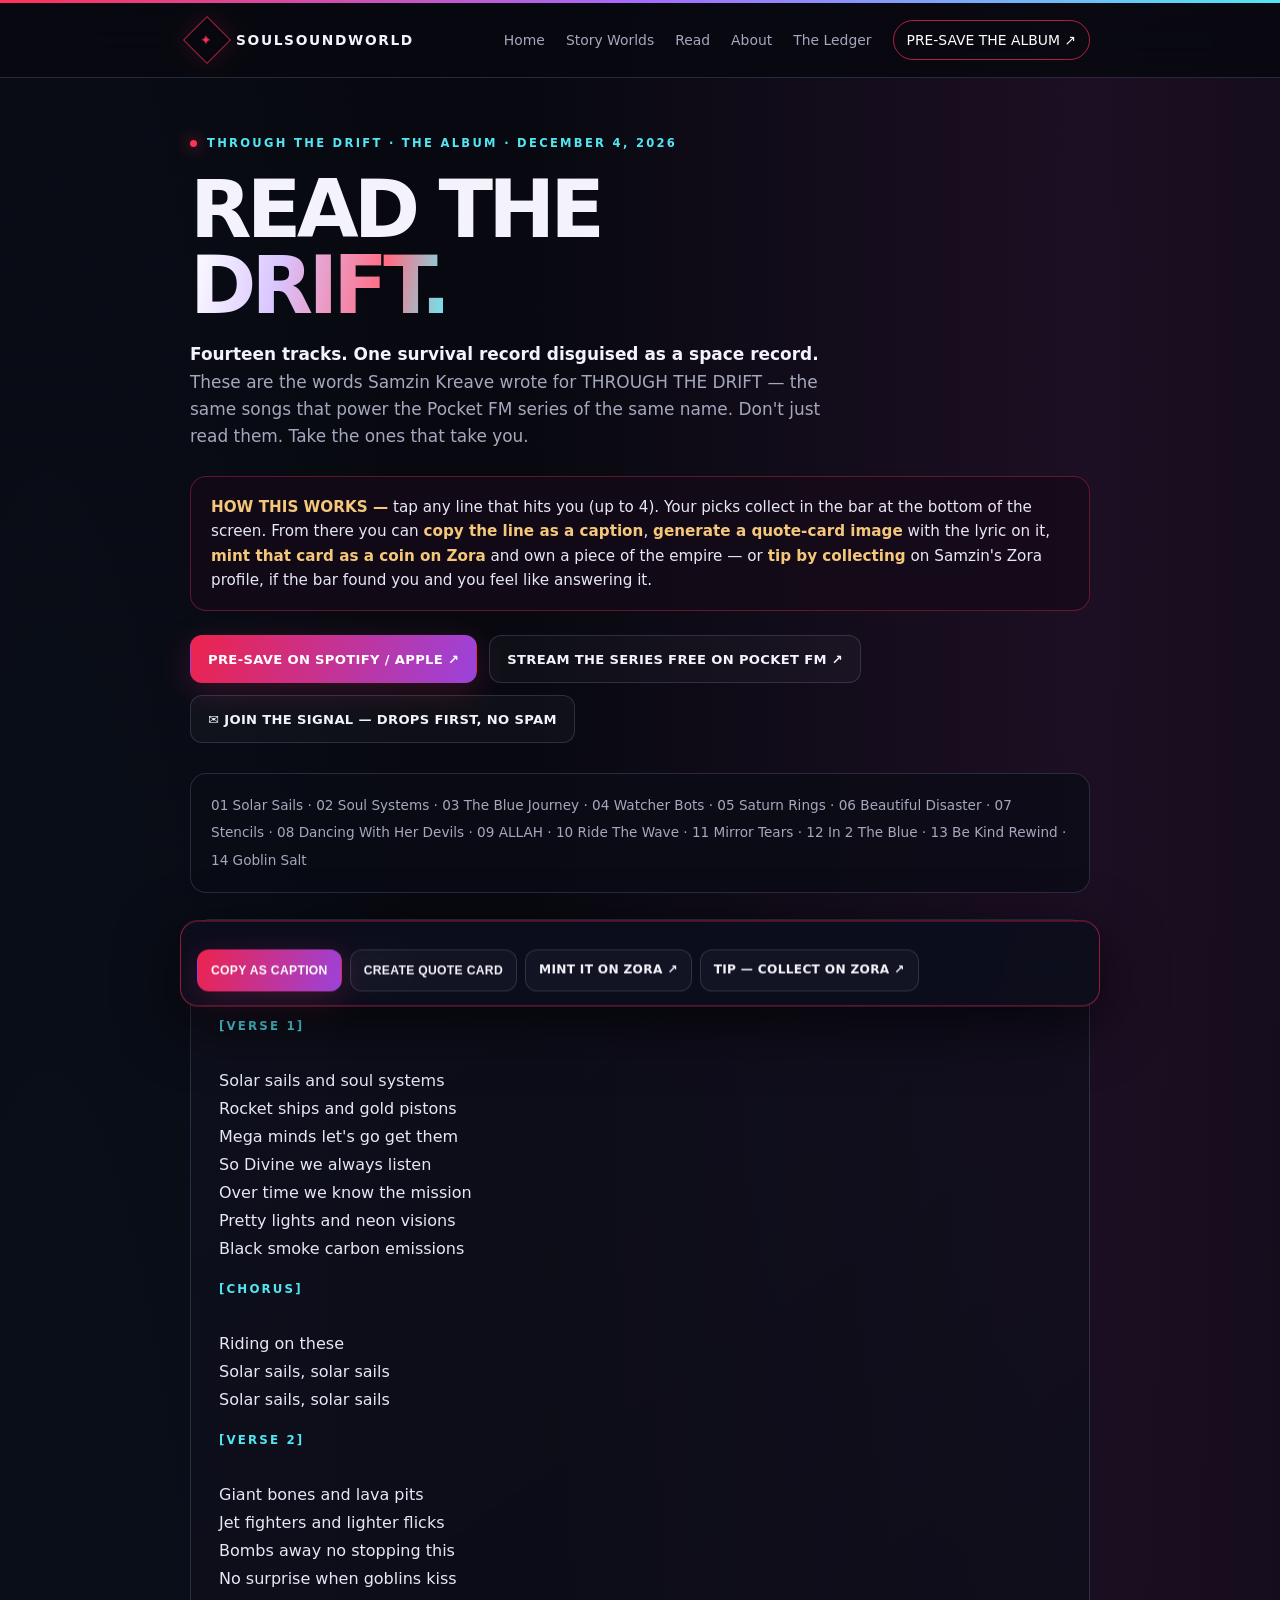
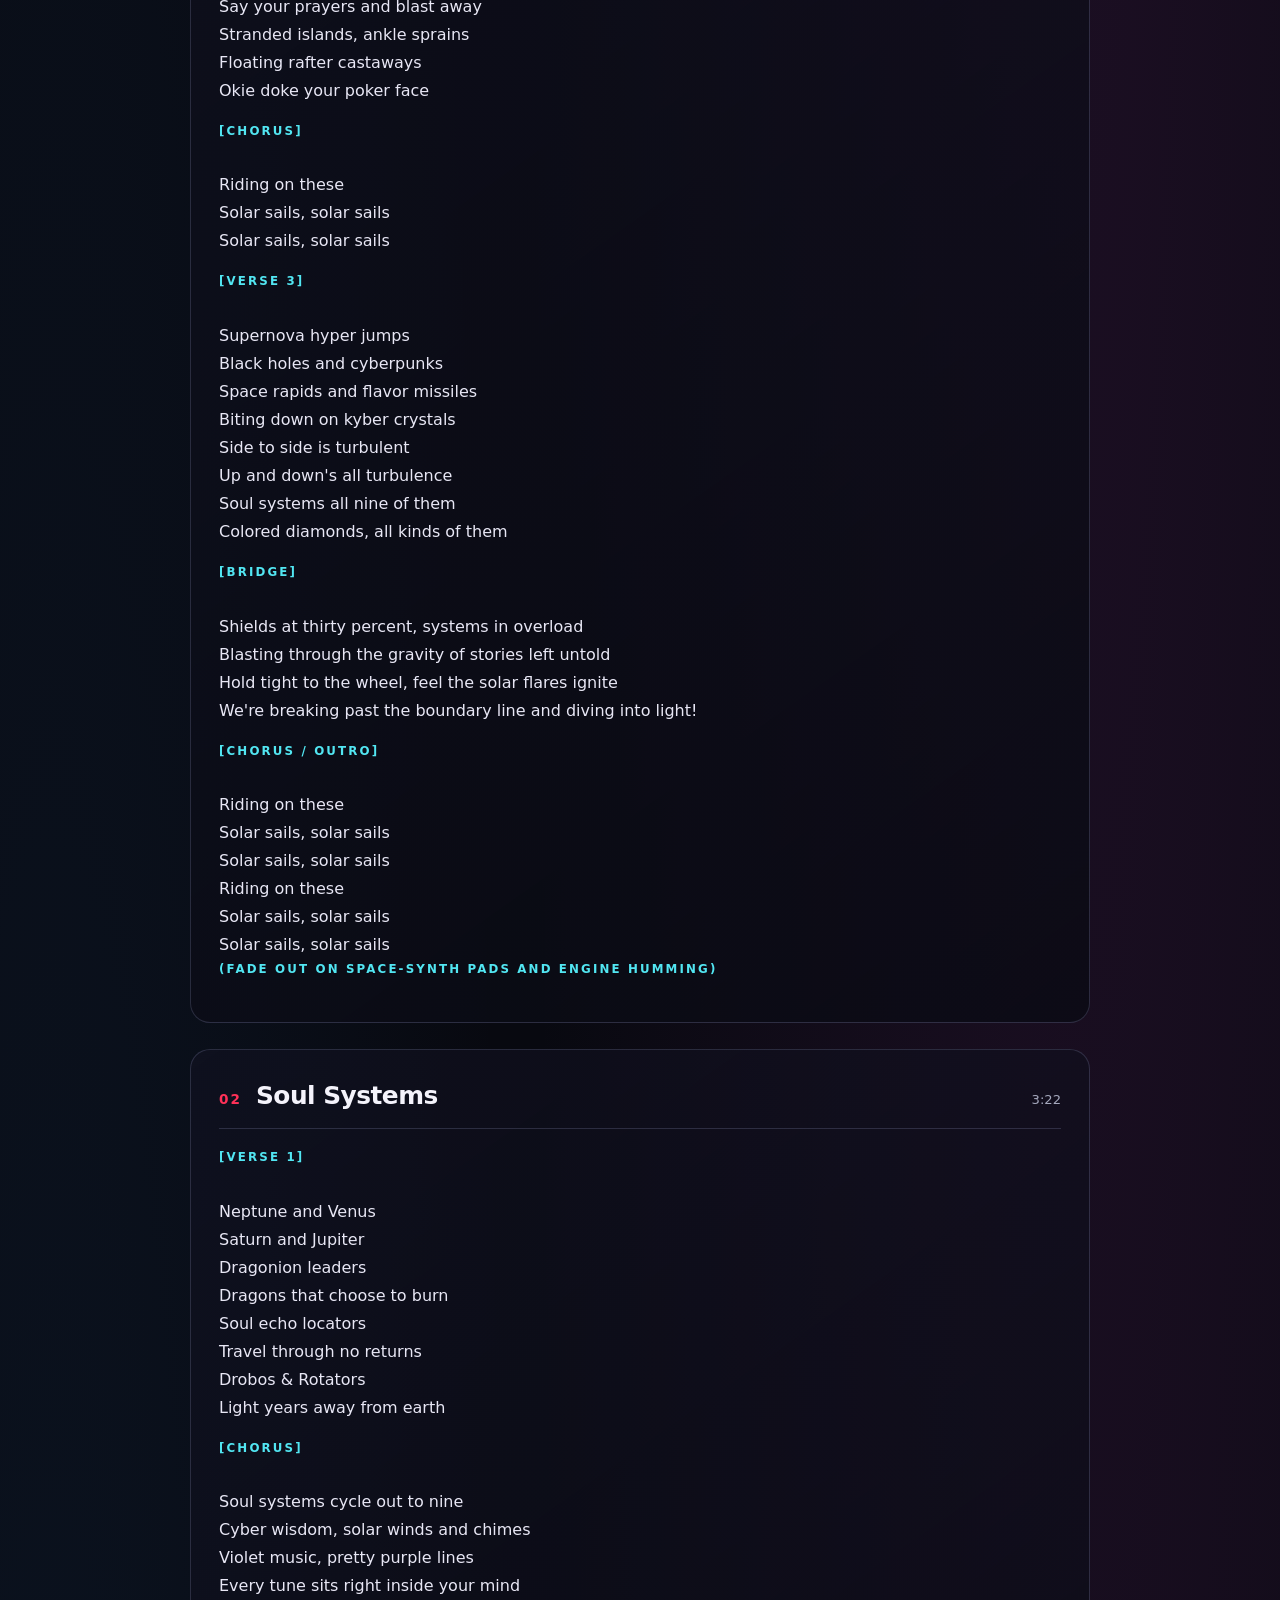
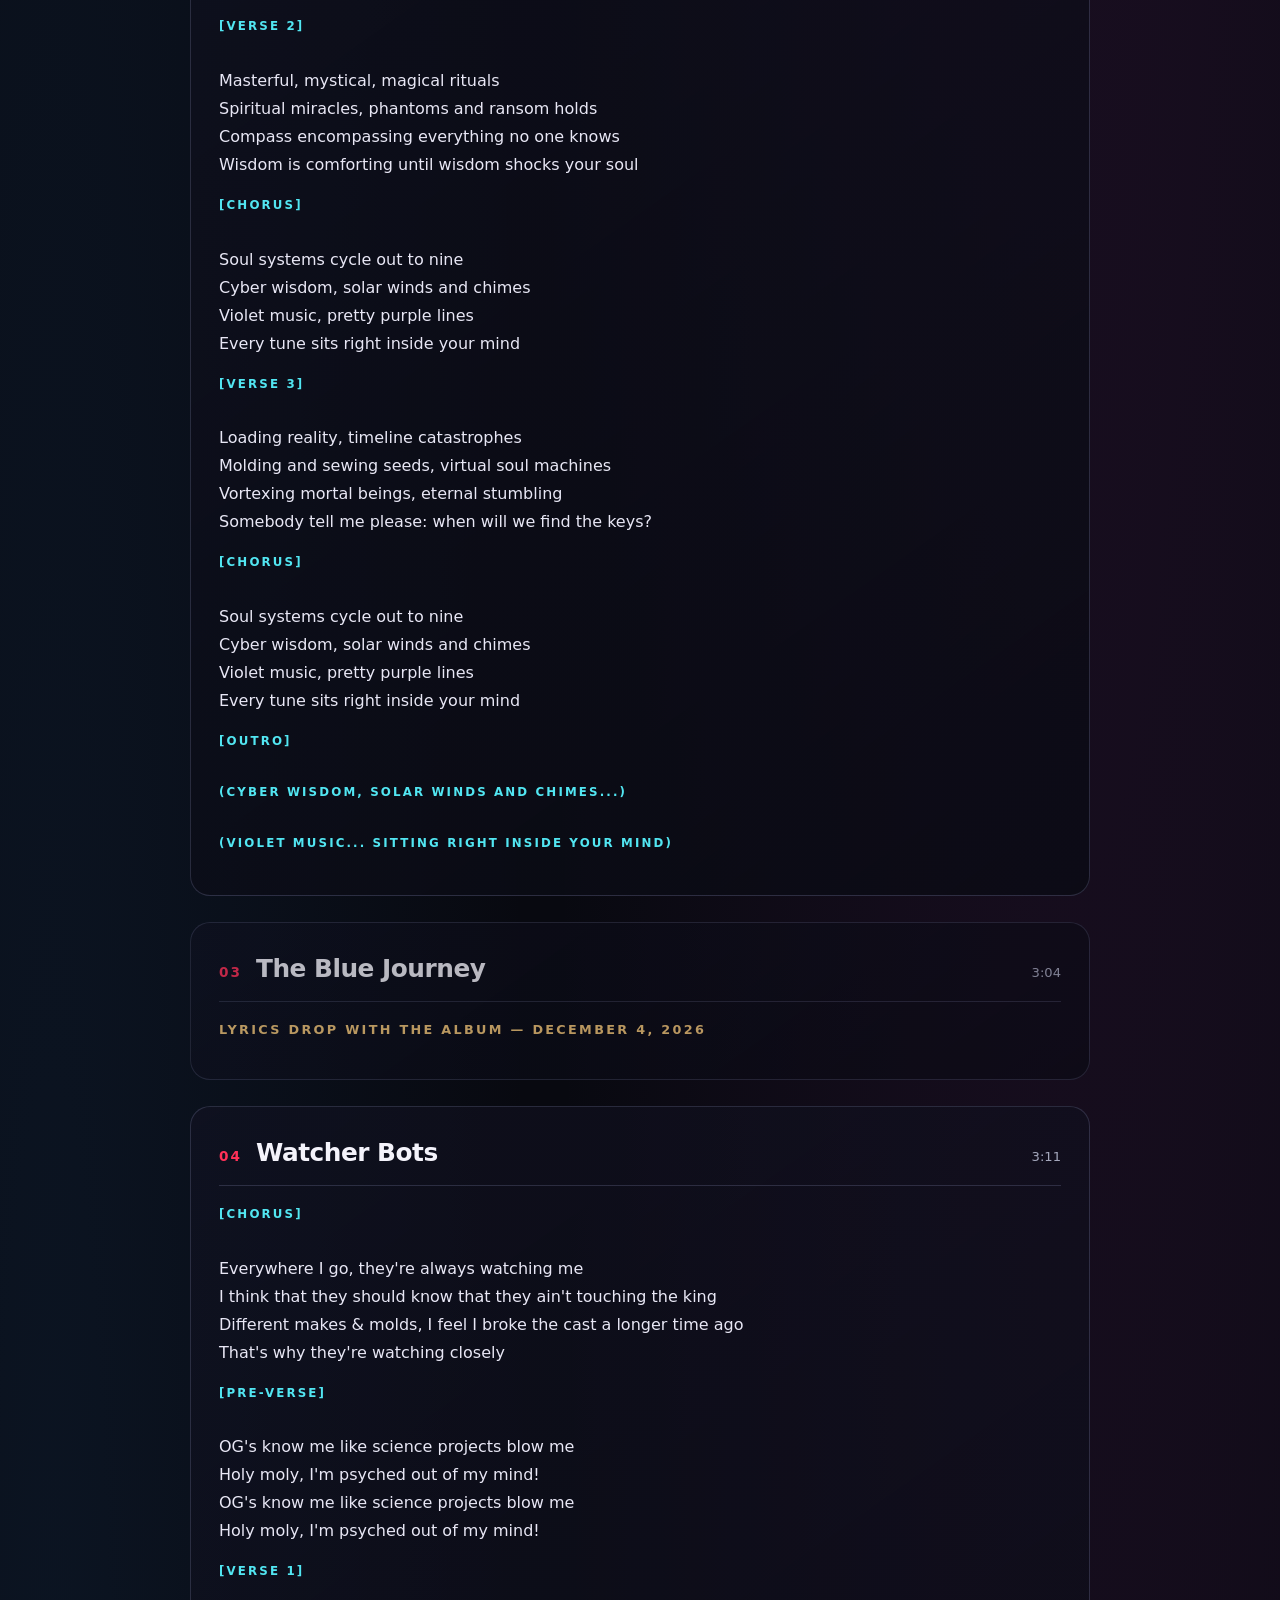
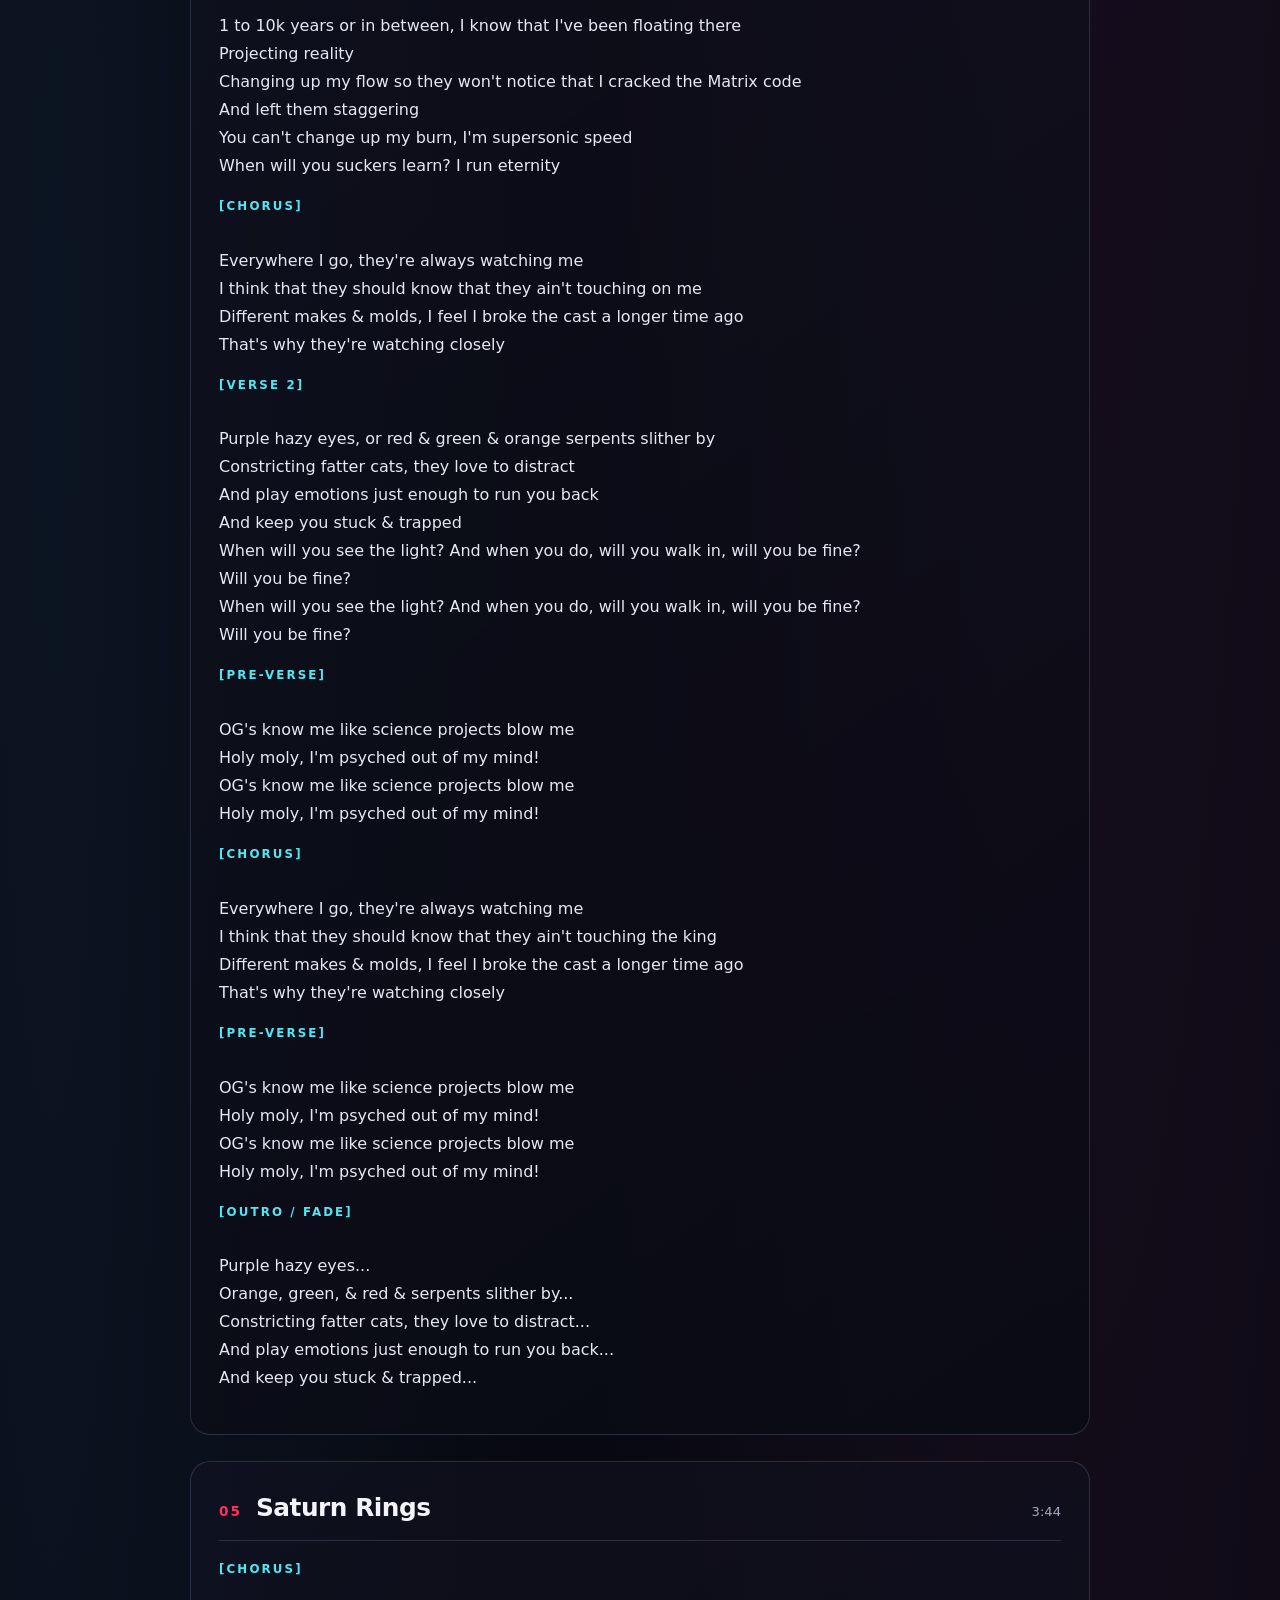
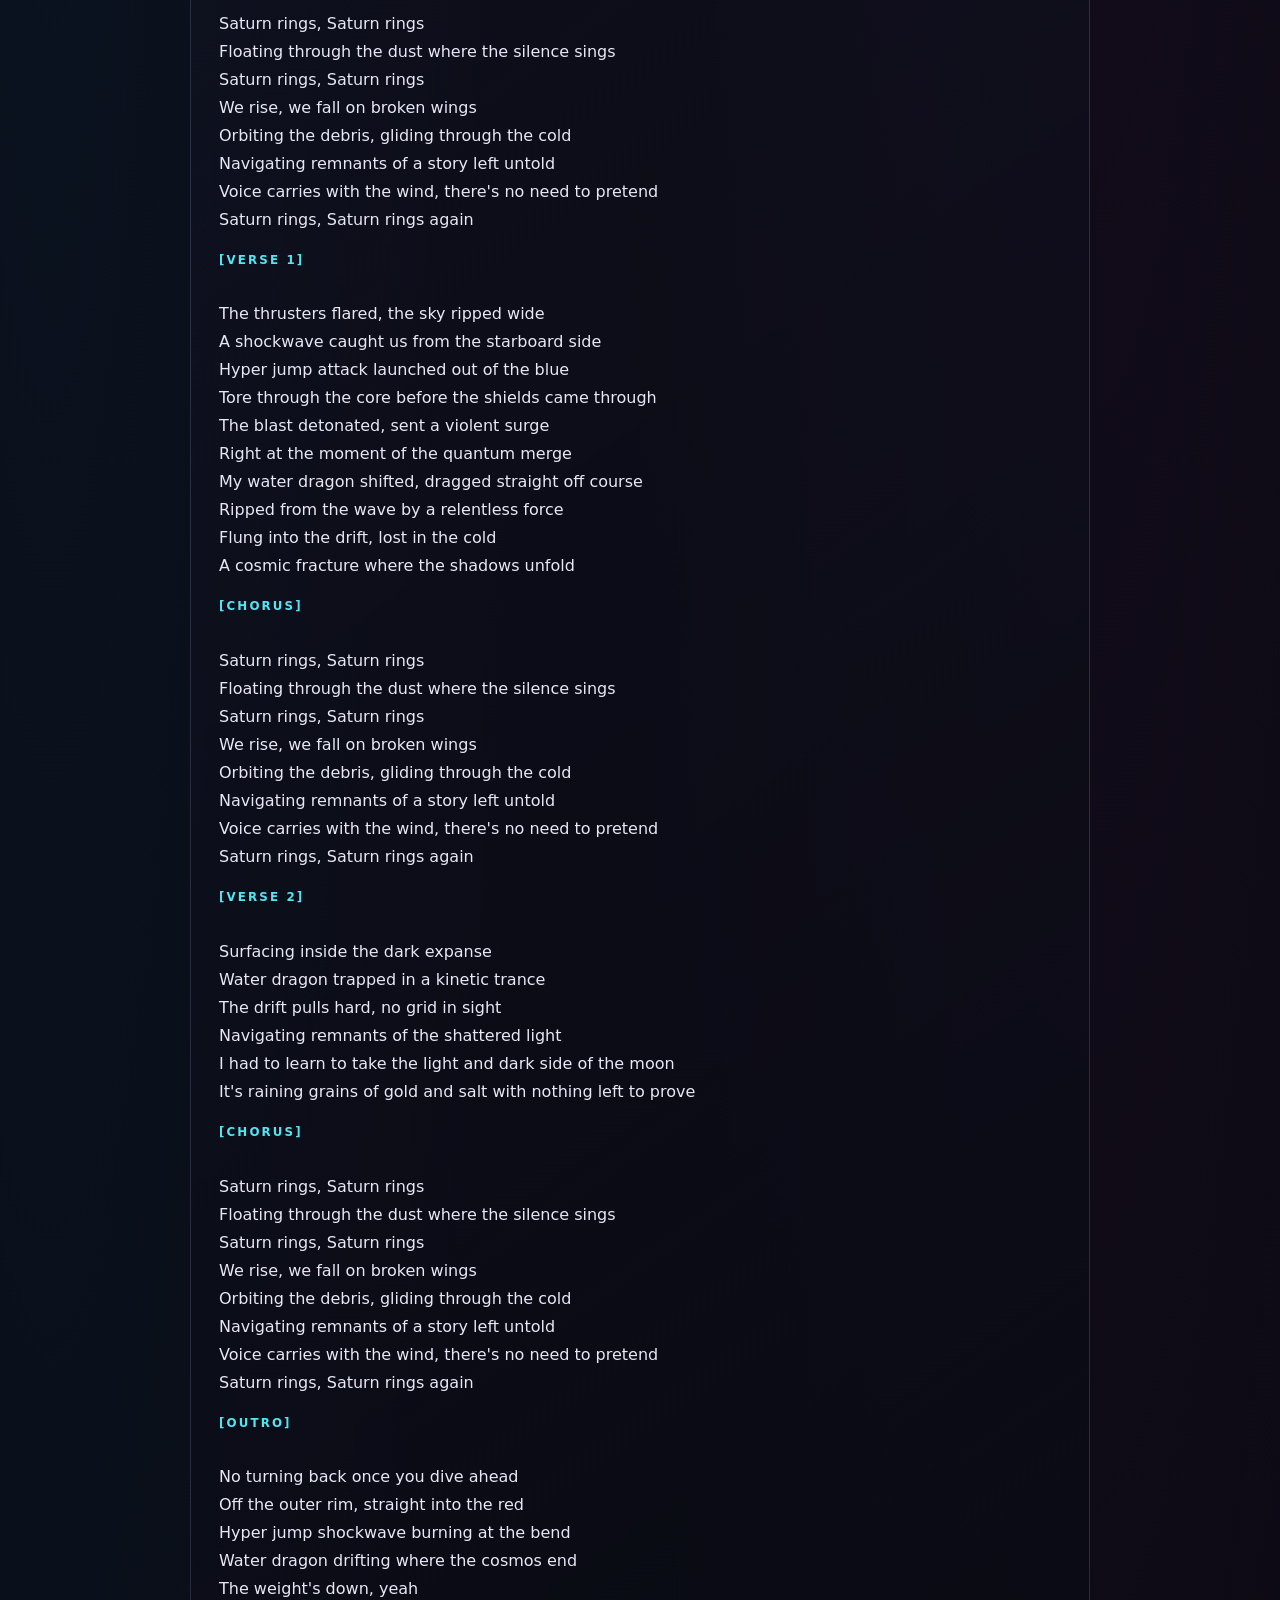
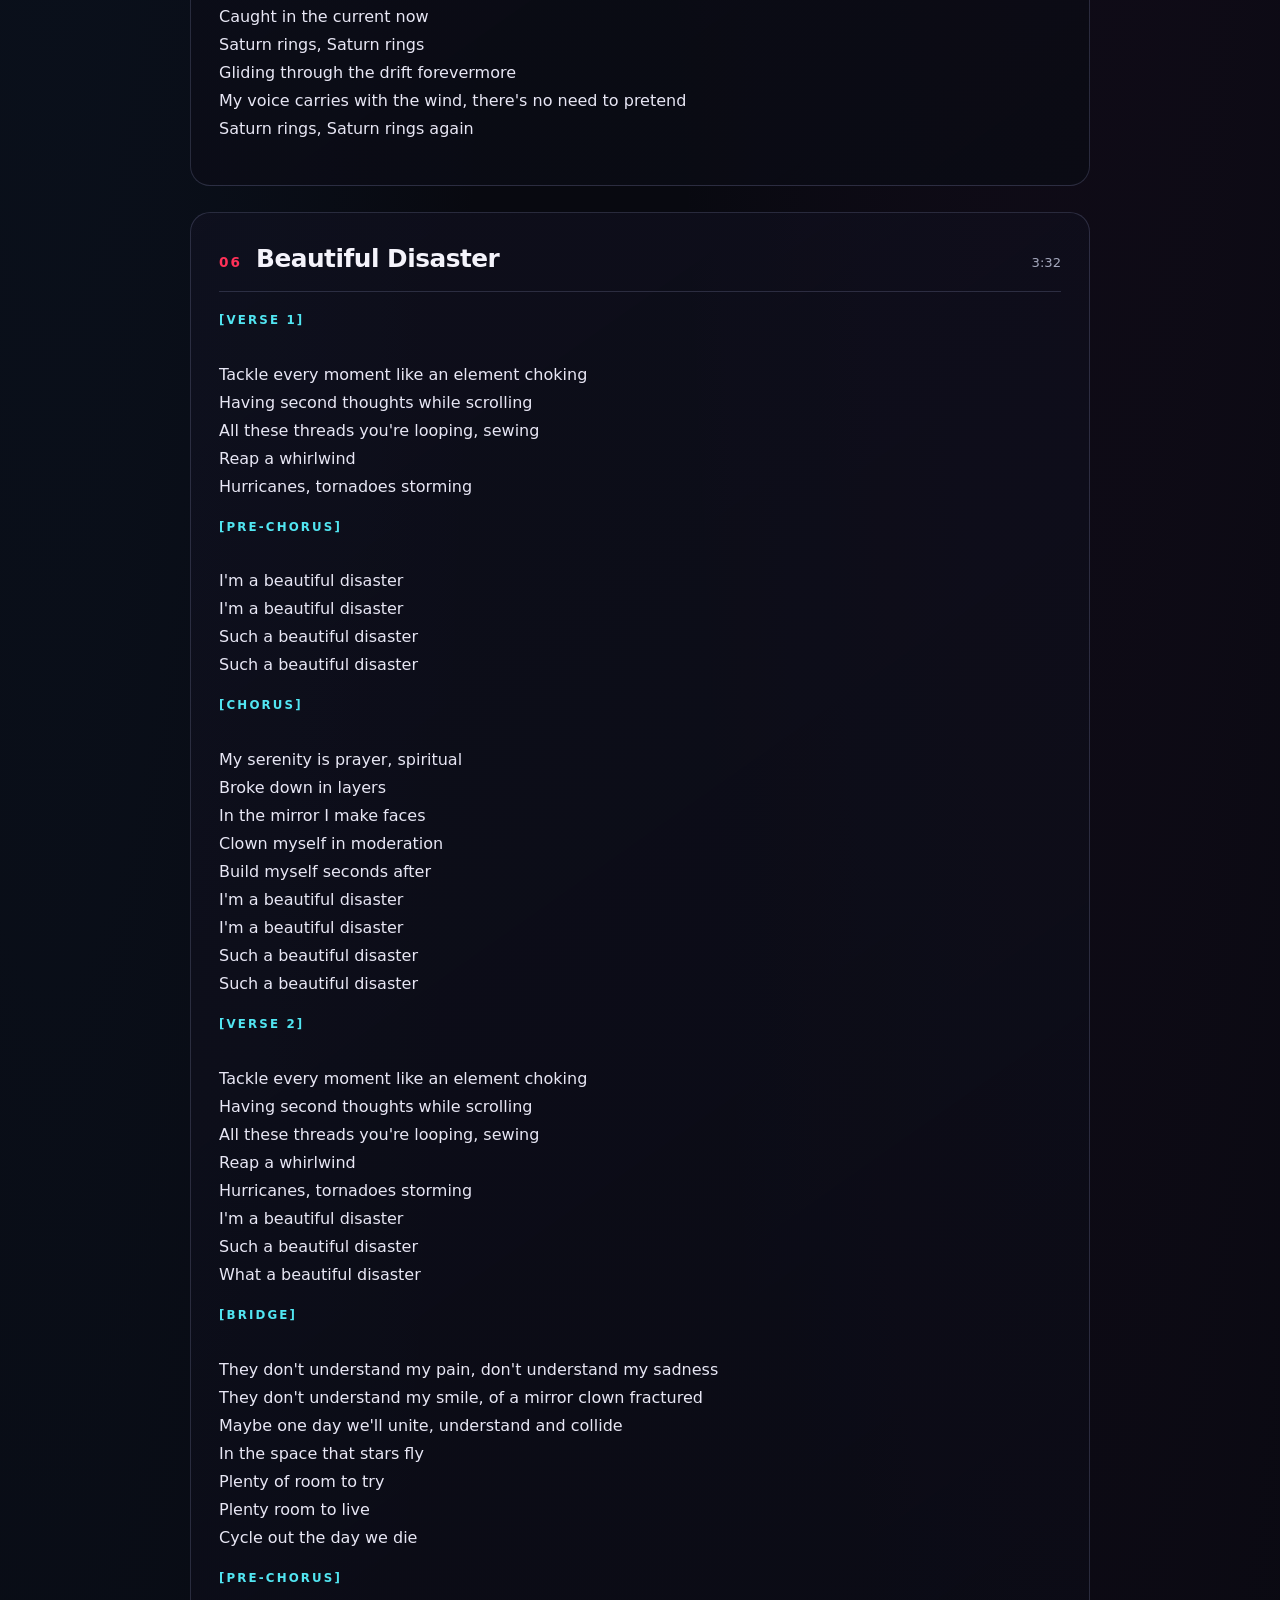
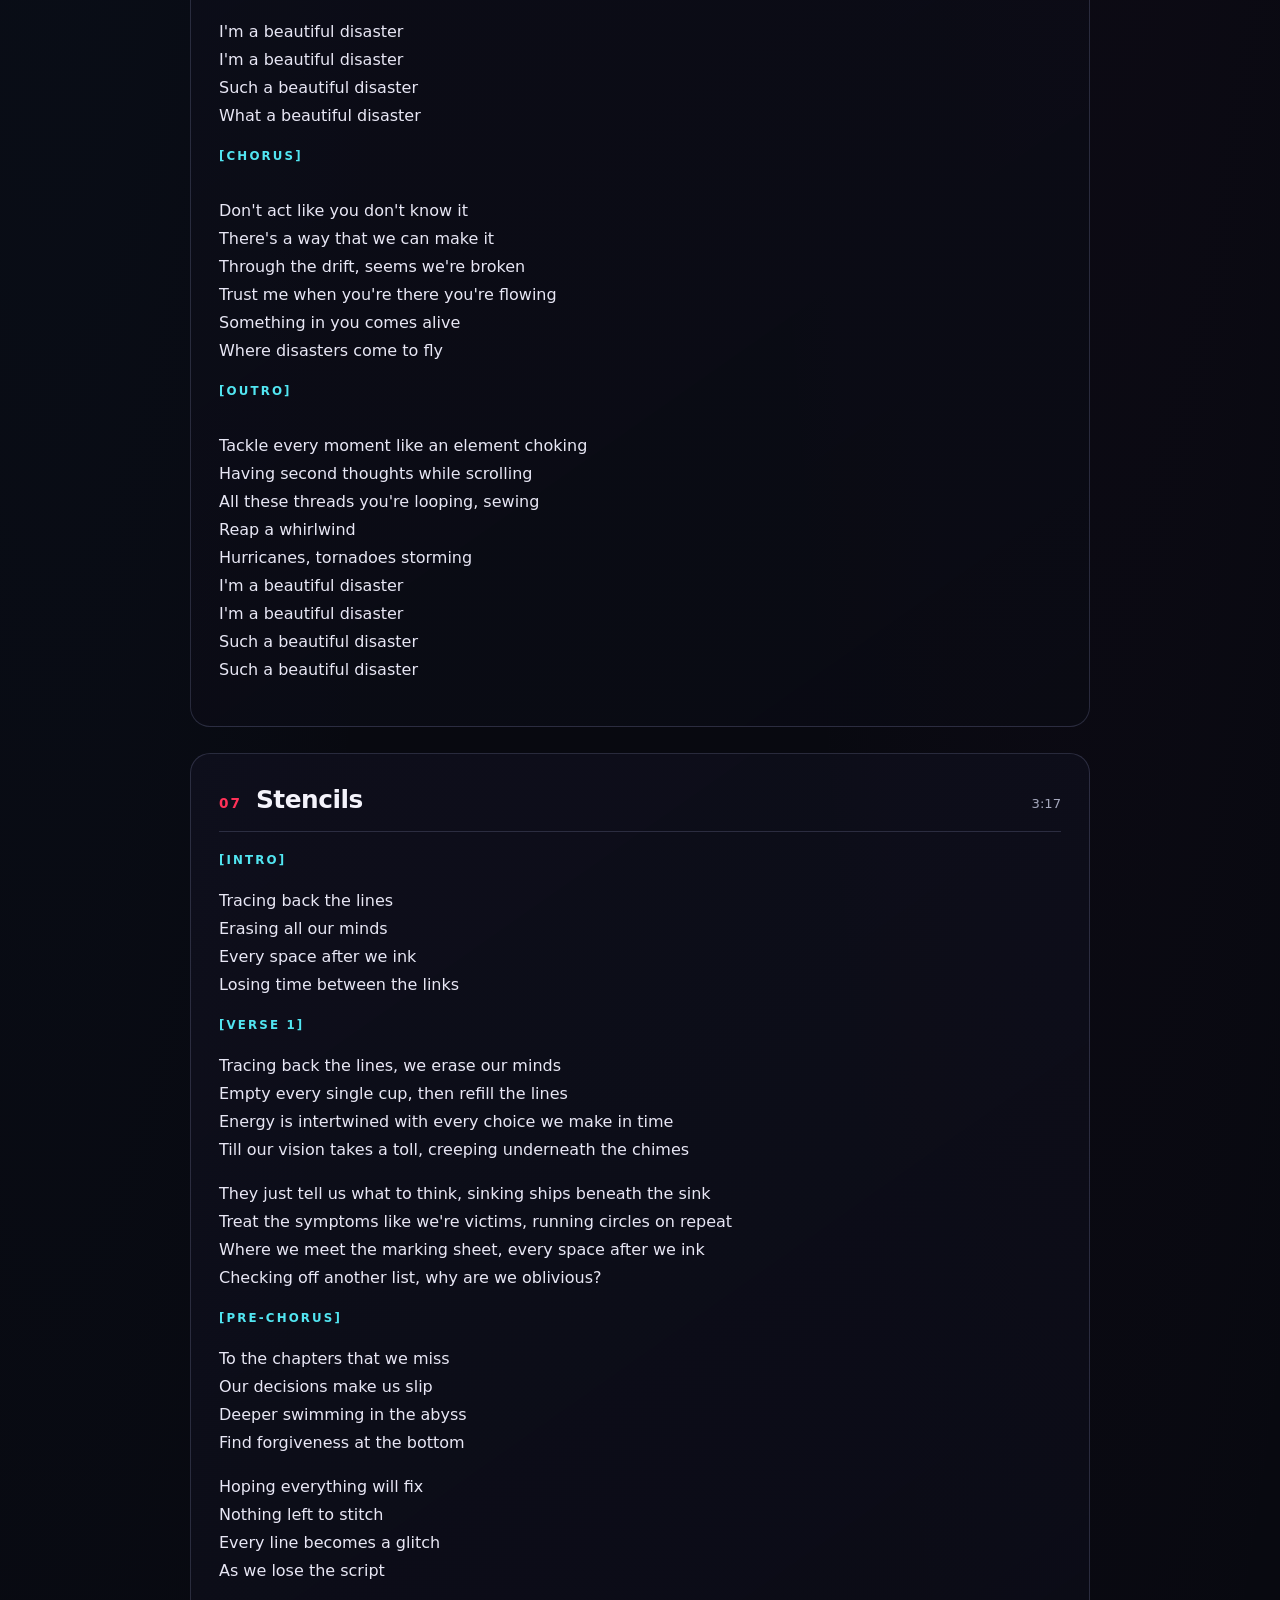
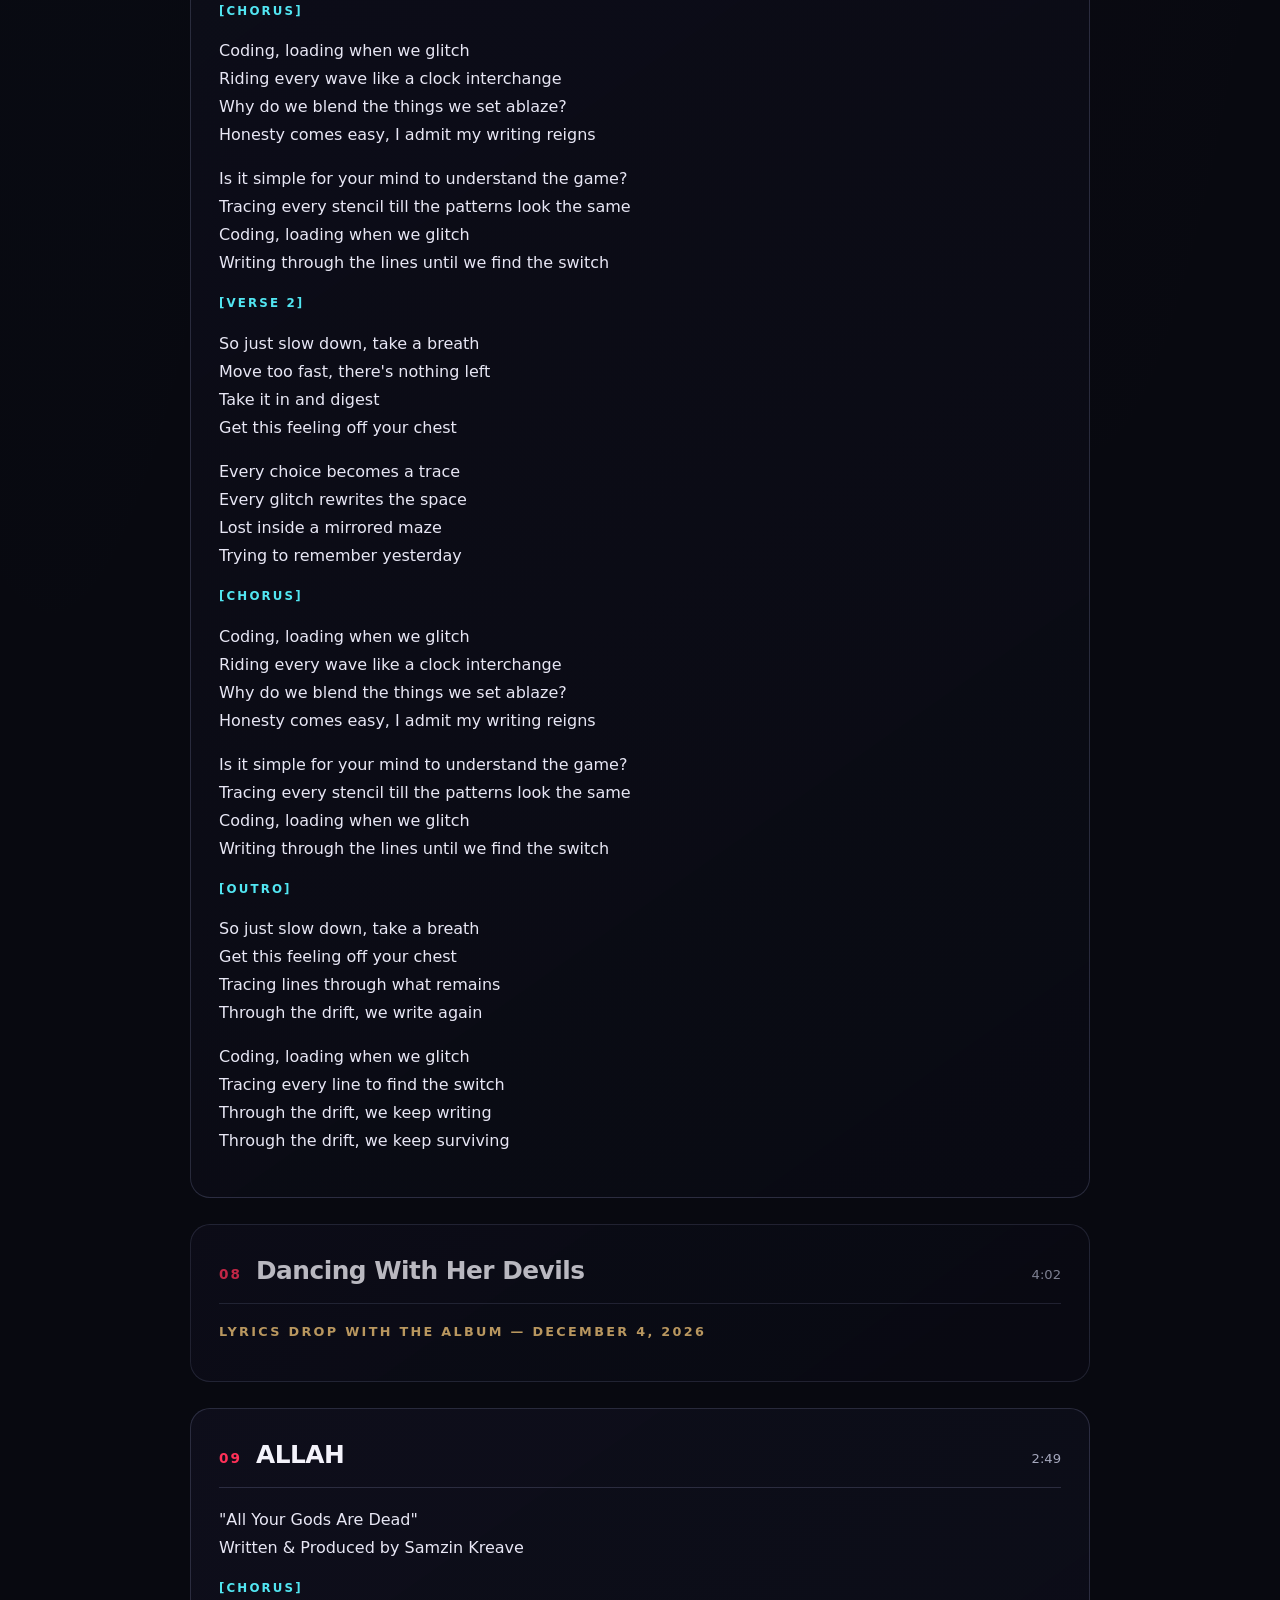
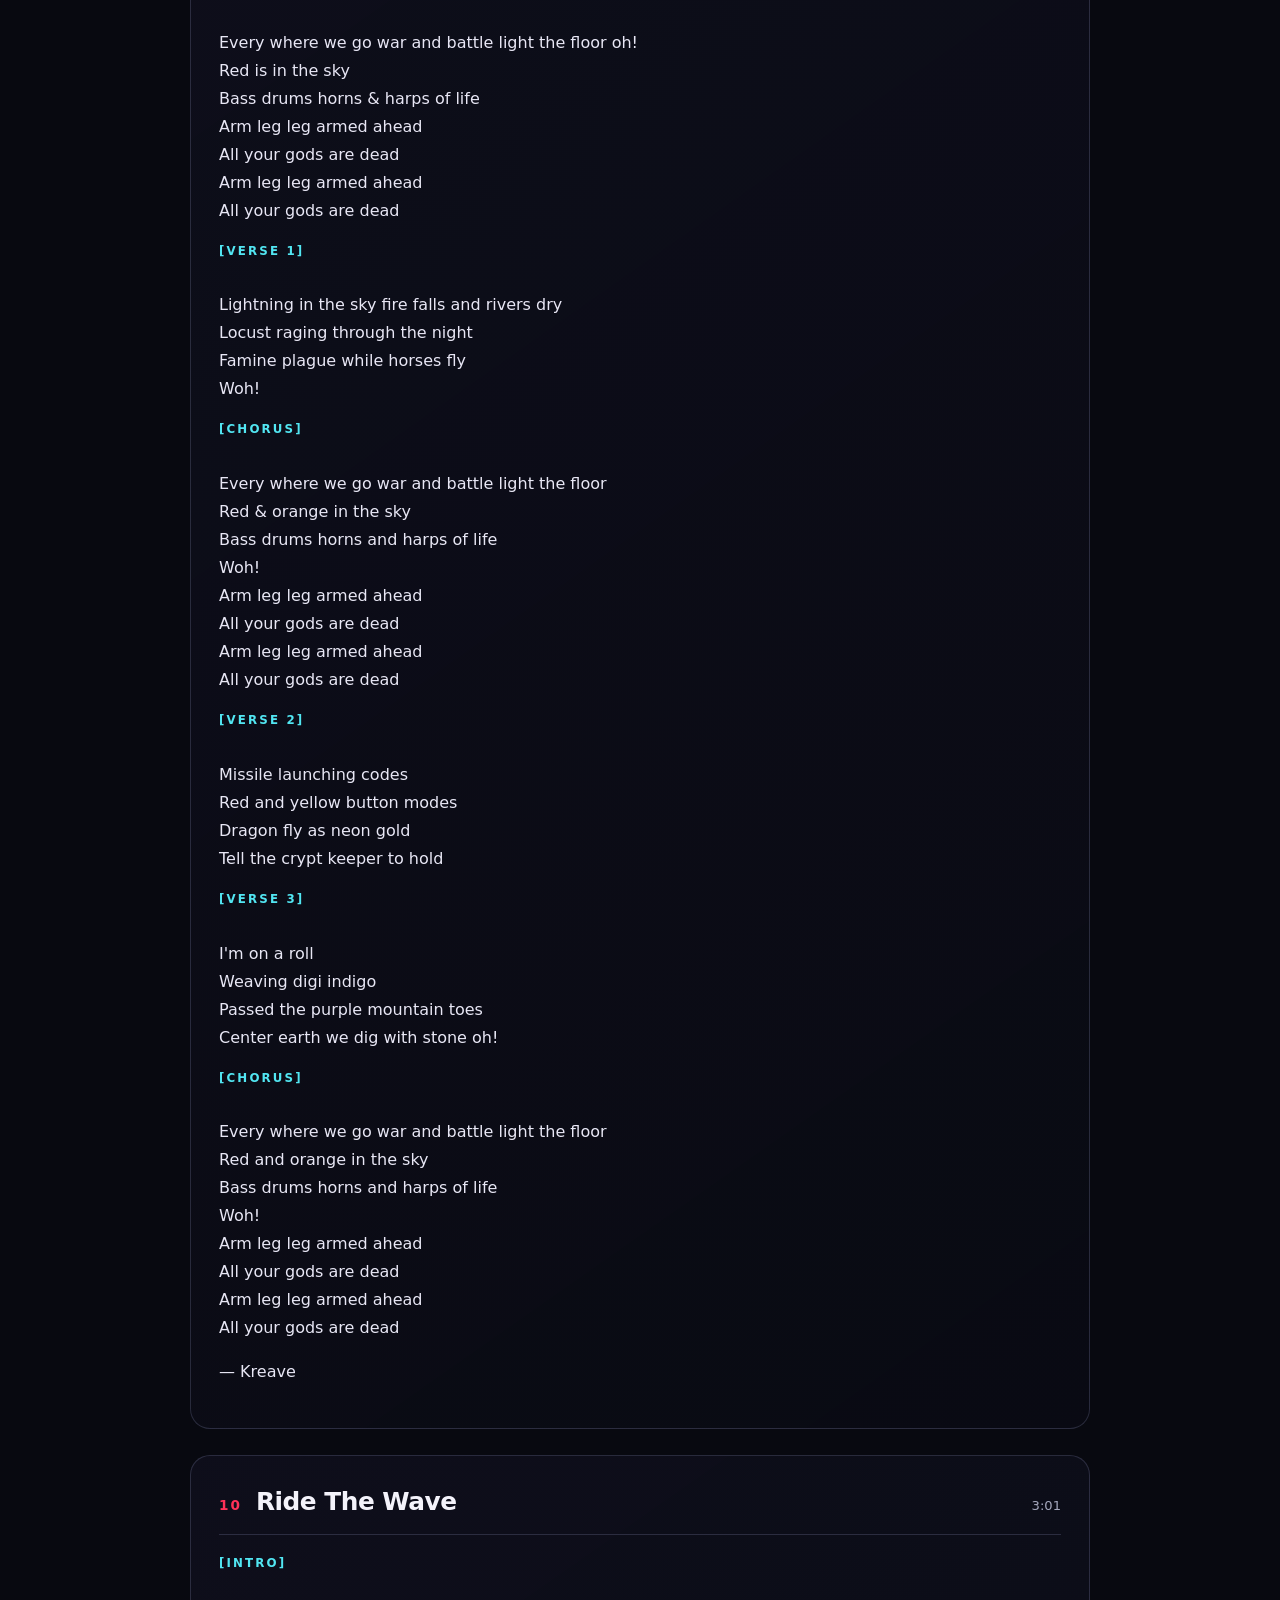
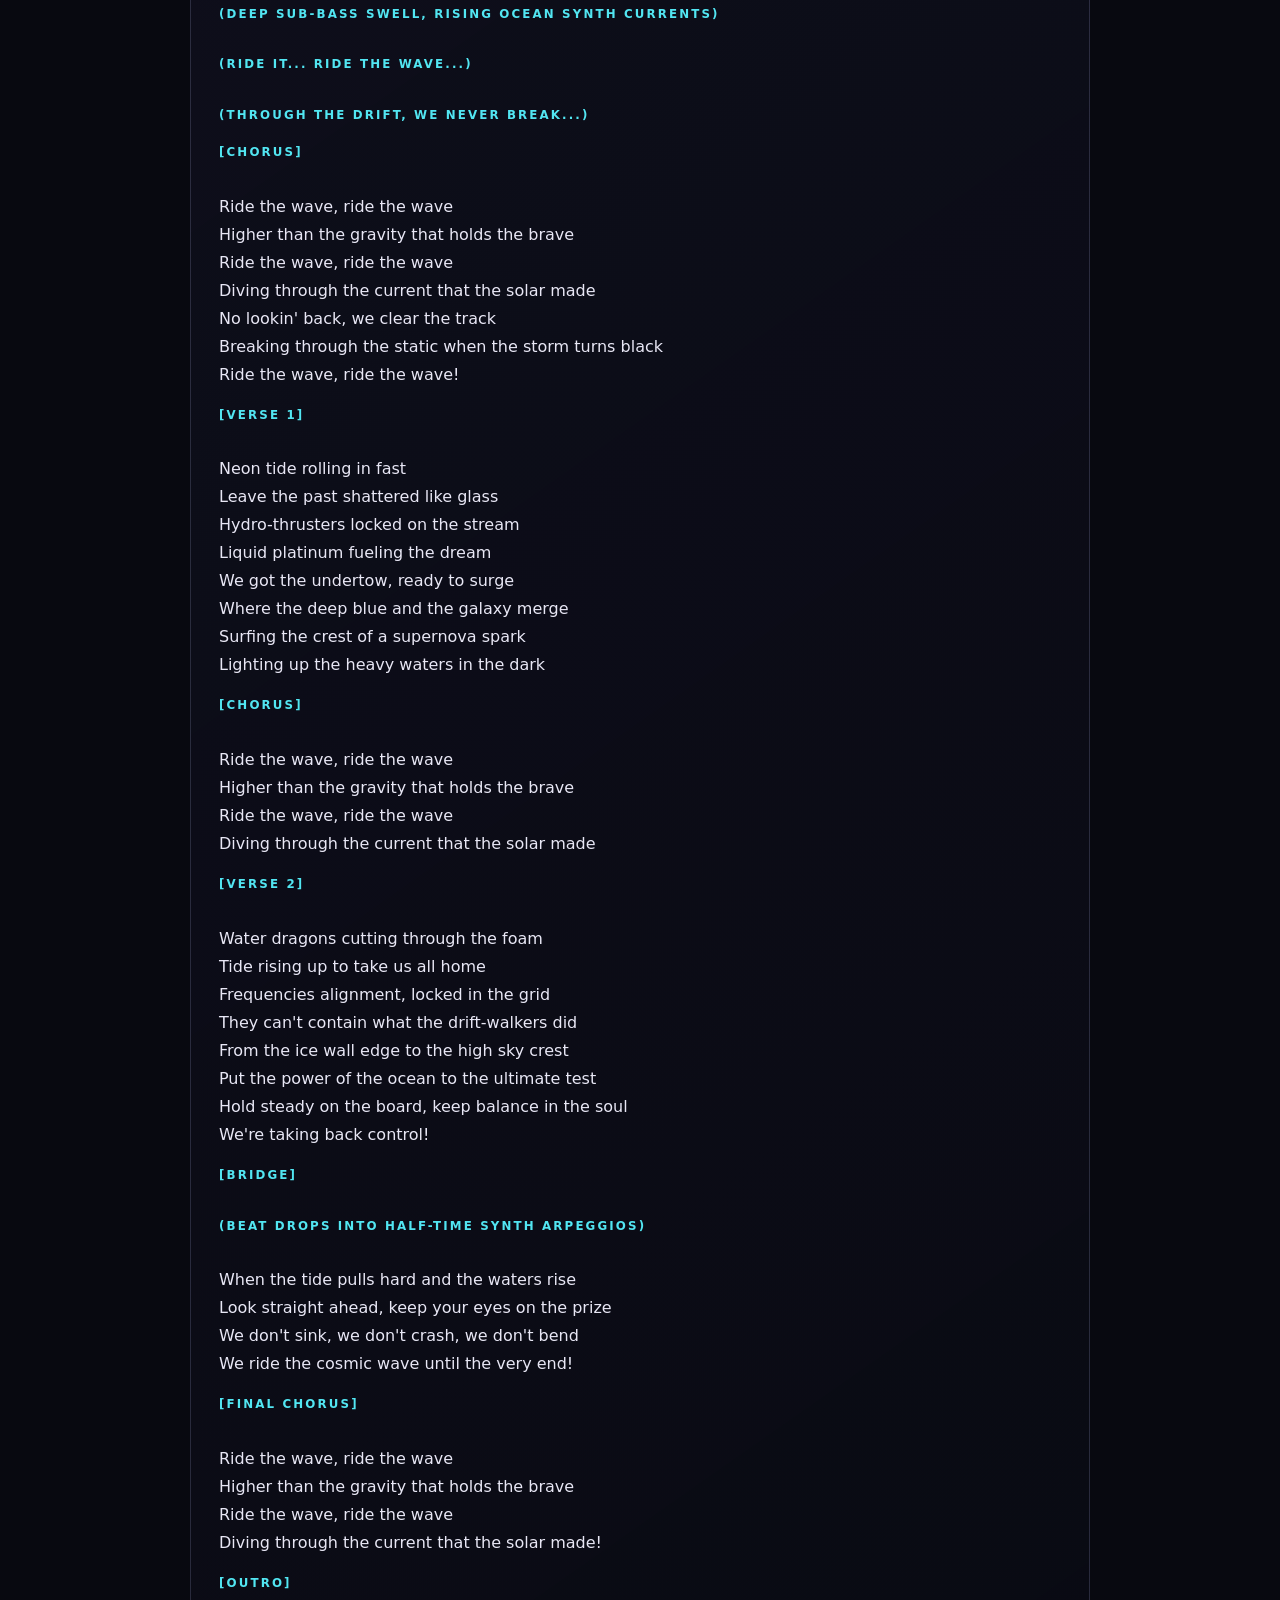
<file: lyrics.html>
<!doctype html>
<html lang="en">
<head>
<meta charset="utf-8">
<meta name="viewport" content="width=device-width,initial-scale=1">
<meta name="theme-color" content="#080910">
<title>Through the Drift — Lyrics | SoulSoundWorld</title>
<meta name="description" content="Explore the lyrics of THROUGH THE DRIFT by Samzin Kreave (out December 4, 2026). Tap the lines that hit you — turn them into captions, quote cards, and coins.">
<meta name="author" content="Samzin Kreave">
<meta name="robots" content="index,follow,max-image-preview:large">
<link rel="canonical" href="https://soulsoundworld.com/lyrics.html">
<meta property="og:type" content="website">
<meta property="og:site_name" content="SoulSoundWorld">
<meta property="og:title" content="Through the Drift — Lyrics | SoulSoundWorld">
<meta property="og:description" content="Read the words behind the drift. Pick the line that stopped you — caption it, card it, mint it.">
<meta property="og:url" content="https://soulsoundworld.com/lyrics.html">
<style>
:root{color-scheme:dark;--bg:#080910;--panel:#111320;--line:rgba(164,171,218,.2);--text:#f4f3fb;--muted:#a5a8bd;--red:#ff3158;--violet:#a56bff;--cyan:#52e6f2;--gold:#f4c77a;--max:900px}
*{box-sizing:border-box}html{scroll-behavior:smooth;scroll-padding-top:95px}body{margin:0;background:radial-gradient(ellipse at 85% 2%,#75287830,transparent 35rem),radial-gradient(ellipse at 4% 23%,#215f9a22,transparent 30rem),var(--bg);color:var(--text);font:16px/1.6 Inter,ui-sans-serif,system-ui,-apple-system,"Segoe UI",sans-serif;overflow-x:hidden;padding-bottom:120px}
body:before{content:"";position:fixed;inset:0;pointer-events:none;z-index:-1;opacity:.16;background-image:linear-gradient(#8c9bbe12 1px,transparent 1px),linear-gradient(90deg,#8c9bbe12 1px,transparent 1px);background-size:44px 44px}
a{color:inherit;text-decoration:none}.wrap{width:min(var(--max),calc(100% - 40px));margin:auto}.topline{height:3px;background:linear-gradient(90deg,var(--red),var(--violet),var(--cyan))}
header{position:sticky;top:0;z-index:50;backdrop-filter:blur(18px);background:#080910d9;border-bottom:1px solid var(--line)}nav{min-height:74px;display:flex;align-items:center;justify-content:space-between;gap:20px}.brand{display:flex;align-items:center;gap:12px;font-weight:900;letter-spacing:.12em;font-size:.86rem}.mark{width:34px;height:34px;display:grid;place-items:center;border:1px solid #ff3158a6;color:var(--red);transform:rotate(45deg);box-shadow:0 0 25px #ff315826}.mark span{transform:rotate(-45deg)}.links{display:flex;align-items:center;gap:21px;color:var(--muted);font-size:.87rem}.links a:hover{color:var(--cyan)}.navcta{border:1px solid #ff3158a6;border-radius:99px;padding:8px 13px;color:white!important}
.eyebrow{display:flex;align-items:center;gap:10px;color:var(--cyan);font-size:.72rem;font-weight:850;letter-spacing:.2em;text-transform:uppercase;margin-top:56px}.pulse{width:7px;height:7px;border-radius:50%;background:var(--red);box-shadow:0 0 16px var(--red)}
h1{font-size:clamp(2.6rem,7vw,5rem);line-height:.95;letter-spacing:-.06em;margin:20px 0 14px}.gradient{color:transparent;background:linear-gradient(100deg,#fff,#d8c5ff 35%,#ff6c83 74%,#68edf4);background-clip:text;-webkit-background-clip:text}
.lead{max-width:660px;color:var(--muted);font-size:1.06rem}.lead strong{color:var(--text)}
.howto{margin:26px 0 4px;padding:18px 20px;border:1px solid #ff315855;border-radius:16px;background:#160a18b8;font-size:.95rem;color:#e8e7f5}.howto b{color:var(--gold)}
.actions{display:flex;flex-wrap:wrap;gap:12px;margin:24px 0 8px}.btn{min-height:48px;padding:12px 17px;border-radius:12px;display:inline-flex;align-items:center;justify-content:center;gap:9px;font-size:.82rem;font-weight:850;letter-spacing:.025em;border:1px solid transparent;transition:transform .2s;cursor:pointer}.btn:hover{transform:translateY(-2px)}.primary{background:linear-gradient(110deg,#ed234d,#9b43db);box-shadow:0 8px 32px #d52c6b3b;color:white}.secondary{border-color:var(--line);background:#ffffff08;color:var(--text)}.secondary:hover{border-color:var(--cyan)}
.tracknav{margin:30px 0 8px;padding:18px 20px;border:1px solid var(--line);border-radius:16px;background:#0b0c16cc;color:var(--muted);font-size:.85rem;line-height:2}.tracknav a:hover{color:var(--cyan)}
.track{margin:26px 0;padding:26px 28px;border:1px solid var(--line);border-radius:20px;background:linear-gradient(145deg,#12122299,#0a0b14cc)}
.thead{display:flex;align-items:baseline;gap:14px;border-bottom:1px solid var(--line);padding-bottom:12px;margin-bottom:18px}.tnum{color:var(--red);font-weight:900;font-size:.85rem;letter-spacing:.15em}.thead h3{margin:0;font-size:1.55rem;letter-spacing:-.02em}.tdur{margin-left:auto;color:var(--muted);font-size:.82rem}
.lyrics .stanza{margin:0 0 16px;line-height:1.75;color:#e8e7f5}.lyrics .sec{display:block;color:var(--cyan);font-size:.74rem;font-weight:850;letter-spacing:.18em;text-transform:uppercase;margin-bottom:2px}
.line{cursor:pointer;border-radius:6px;padding:1px 4px;margin:0 -4px;transition:background .15s,color .15s}.line:hover{background:#a56bff2e}.line.picked{background:linear-gradient(100deg,#ed234d55,#9b43db55);color:#fff;box-shadow:0 0 0 1px #ff315866}
.track.soon{opacity:.75}.coming{color:var(--gold);font-size:.8rem;font-weight:850;letter-spacing:.18em}
#bar{position:fixed;left:50%;transform:translate(-50%,140%);bottom:14px;width:min(920px,calc(100% - 24px));z-index:60;background:#0d0e1df2;border:1px solid #ff315888;border-radius:18px;padding:14px 16px;backdrop-filter:blur(14px);transition:transform .3s;box-shadow:0 18px 60px #000a}
#bar.show{transform:translate(-50%,0)}
#barcount{color:var(--gold);font-size:.72rem;font-weight:900;letter-spacing:.18em;text-transform:uppercase}
#barpreview{color:var(--text);font-size:.95rem;margin:4px 0 10px;white-space:nowrap;overflow:hidden;text-overflow:ellipsis}
.barbtns{display:flex;flex-wrap:wrap;gap:8px}.barbtns .btn{min-height:42px;padding:9px 13px;font-size:.76rem}
.fineprint{color:#777d96;font-size:.76rem;margin-top:26px;max-width:660px}
.footer{border-top:1px solid var(--line);margin-top:50px;padding:34px 0 40px;color:var(--muted);font-size:.88rem}.footerinner{display:flex;justify-content:space-between;gap:30px;flex-wrap:wrap}.footer strong{color:var(--text);letter-spacing:.12em}
@media(max-width:640px){.thead h3{font-size:1.25rem}.track{padding:20px}#barpreview{white-space:normal}}
</style>
</head>
<body>
<div class="topline"></div>
<header><nav class="wrap" style="max-width:1160px">
<a class="brand" href="/"><span class="mark"><span>✦</span></span><span>SOULSOUNDWORLD</span></a>
<div class="links"><a href="/">Home</a><a href="/#worlds">Story Worlds</a><a href="/read.html">Read</a><a href="/about.html">About</a><a href="/ledger.html">The Ledger</a><a class="navcta" href="https://unitedmasters.com/m/through-the-drift" target="_blank" rel="noopener">PRE-SAVE THE ALBUM ↗</a></div>
</nav></header>
<main class="wrap">
<div class="eyebrow"><span class="pulse"></span> THROUGH THE DRIFT · THE ALBUM · DECEMBER 4, 2026</div>
<h1>READ THE<br><span class="gradient">DRIFT.</span></h1>
<p class="lead"><strong>Fourteen tracks. One survival record disguised as a space record.</strong> These are the words Samzin Kreave wrote for THROUGH THE DRIFT — the same songs that power the Pocket FM series of the same name. Don't just read them. Take the ones that take you.</p>
<div class="howto"><b>HOW THIS WORKS —</b> tap any line that hits you (up to 4). Your picks collect in the bar at the bottom of the screen. From there you can <b>copy the line as a caption</b>, <b>generate a quote-card image</b> with the lyric on it, <b>mint that card as a coin on Zora</b> and own a piece of the empire — or <b>tip by collecting</b> on Samzin's Zora profile, if the bar found you and you feel like answering it.</div>
<div class="actions"><a class="btn primary" href="https://unitedmasters.com/m/through-the-drift" target="_blank" rel="noopener">PRE-SAVE ON SPOTIFY / APPLE ↗</a><a class="btn secondary" href="https://listen.pocketfm.com/2IE7/stv74riv" target="_blank" rel="noopener">STREAM THE SERIES FREE ON POCKET FM ↗</a><a class="btn secondary" href="https://forms.gle/8SBMYaGuH6B9RvTQ9" target="_blank" rel="noopener">✉ JOIN THE SIGNAL — DROPS FIRST, NO SPAM</a></div>
<div class="tracknav"><a href="#solar-sails">01 Solar Sails</a> · <a href="#soul-systems">02 Soul Systems</a> · <a href="#the-blue-journey">03 The Blue Journey</a> · <a href="#watcher-bots">04 Watcher Bots</a> · <a href="#saturn-rings">05 Saturn Rings</a> · <a href="#beautiful-disaster">06 Beautiful Disaster</a> · <a href="#stencils">07 Stencils</a> · <a href="#dancing-with-her-devils">08 Dancing With Her Devils</a> · <a href="#allah">09 ALLAH</a> · <a href="#ride-the-wave">10 Ride The Wave</a> · <a href="#mirror-tears">11 Mirror Tears</a> · <a href="#in-2-the-blue">12 In 2 The Blue</a> · <a href="#be-kind-rewind">13 Be Kind Rewind</a> · <a href="#goblin-salt">14 Goblin Salt</a></div>
<article class="track" id="solar-sails">
<div class="thead"><span class="tnum">01</span><h3>Solar Sails</h3><span class="tdur">3:16</span></div>
<div class="lyrics">
<p class="stanza"><span class="sec">[Verse 1]</span><br><span class="line" data-track="Solar Sails">Solar sails and soul systems</span><br><span class="line" data-track="Solar Sails">Rocket ships and gold pistons</span><br><span class="line" data-track="Solar Sails">Mega minds let&#x27;s go get them</span><br><span class="line" data-track="Solar Sails">So Divine we always listen</span><br><span class="line" data-track="Solar Sails">Over time we know the mission</span><br><span class="line" data-track="Solar Sails">Pretty lights and neon visions</span><br><span class="line" data-track="Solar Sails">Black smoke carbon emissions</span></p>
<p class="stanza"><span class="sec">[Chorus]</span><br><span class="line" data-track="Solar Sails">Riding on these</span><br><span class="line" data-track="Solar Sails">Solar sails, solar sails</span><br><span class="line" data-track="Solar Sails">Solar sails, solar sails</span></p>
<p class="stanza"><span class="sec">[Verse 2]</span><br><span class="line" data-track="Solar Sails">Giant bones and lava pits</span><br><span class="line" data-track="Solar Sails">Jet fighters and lighter flicks</span><br><span class="line" data-track="Solar Sails">Bombs away no stopping this</span><br><span class="line" data-track="Solar Sails">No surprise when goblins kiss</span><br><span class="line" data-track="Solar Sails">Say your prayers and blast away</span><br><span class="line" data-track="Solar Sails">Stranded islands, ankle sprains</span><br><span class="line" data-track="Solar Sails">Floating rafter castaways</span><br><span class="line" data-track="Solar Sails">Okie doke your poker face</span></p>
<p class="stanza"><span class="sec">[Chorus]</span><br><span class="line" data-track="Solar Sails">Riding on these</span><br><span class="line" data-track="Solar Sails">Solar sails, solar sails</span><br><span class="line" data-track="Solar Sails">Solar sails, solar sails</span></p>
<p class="stanza"><span class="sec">[Verse 3]</span><br><span class="line" data-track="Solar Sails">Supernova hyper jumps</span><br><span class="line" data-track="Solar Sails">Black holes and cyberpunks</span><br><span class="line" data-track="Solar Sails">Space rapids and flavor missiles</span><br><span class="line" data-track="Solar Sails">Biting down on kyber crystals</span><br><span class="line" data-track="Solar Sails">Side to side is turbulent</span><br><span class="line" data-track="Solar Sails">Up and down&#x27;s all turbulence</span><br><span class="line" data-track="Solar Sails">Soul systems all nine of them</span><br><span class="line" data-track="Solar Sails">Colored diamonds, all kinds of them</span></p>
<p class="stanza"><span class="sec">[Bridge]</span><br><span class="line" data-track="Solar Sails">Shields at thirty percent, systems in overload</span><br><span class="line" data-track="Solar Sails">Blasting through the gravity of stories left untold</span><br><span class="line" data-track="Solar Sails">Hold tight to the wheel, feel the solar flares ignite</span><br><span class="line" data-track="Solar Sails">We&#x27;re breaking past the boundary line and diving into light!</span></p>
<p class="stanza"><span class="sec">[Chorus / Outro]</span><br><span class="line" data-track="Solar Sails">Riding on these</span><br><span class="line" data-track="Solar Sails">Solar sails, solar sails</span><br><span class="line" data-track="Solar Sails">Solar sails, solar sails</span><br><span class="line" data-track="Solar Sails">Riding on these</span><br><span class="line" data-track="Solar Sails">Solar sails, solar sails</span><br><span class="line" data-track="Solar Sails">Solar sails, solar sails</span><br><span class="sec">(Fade out on space-synth pads and engine humming)</span></p>
</div>
</article>
<article class="track" id="soul-systems">
<div class="thead"><span class="tnum">02</span><h3>Soul Systems</h3><span class="tdur">3:22</span></div>
<div class="lyrics">
<p class="stanza"><span class="sec">[Verse 1]</span><br><span class="line" data-track="Soul Systems">Neptune and Venus</span><br><span class="line" data-track="Soul Systems">Saturn and Jupiter</span><br><span class="line" data-track="Soul Systems">Dragonion leaders</span><br><span class="line" data-track="Soul Systems">Dragons that choose to burn</span><br><span class="line" data-track="Soul Systems">Soul echo locators</span><br><span class="line" data-track="Soul Systems">Travel through no returns</span><br><span class="line" data-track="Soul Systems">Drobos &amp; Rotators</span><br><span class="line" data-track="Soul Systems">Light years away from earth</span></p>
<p class="stanza"><span class="sec">[Chorus]</span><br><span class="line" data-track="Soul Systems">Soul systems cycle out to nine</span><br><span class="line" data-track="Soul Systems">Cyber wisdom, solar winds and chimes</span><br><span class="line" data-track="Soul Systems">Violet music, pretty purple lines</span><br><span class="line" data-track="Soul Systems">Every tune sits right inside your mind</span></p>
<p class="stanza"><span class="sec">[Verse 2]</span><br><span class="line" data-track="Soul Systems">Masterful, mystical, magical rituals</span><br><span class="line" data-track="Soul Systems">Spiritual miracles, phantoms and ransom holds</span><br><span class="line" data-track="Soul Systems">Compass encompassing everything no one knows</span><br><span class="line" data-track="Soul Systems">Wisdom is comforting until wisdom shocks your soul</span></p>
<p class="stanza"><span class="sec">[Chorus]</span><br><span class="line" data-track="Soul Systems">Soul systems cycle out to nine</span><br><span class="line" data-track="Soul Systems">Cyber wisdom, solar winds and chimes</span><br><span class="line" data-track="Soul Systems">Violet music, pretty purple lines</span><br><span class="line" data-track="Soul Systems">Every tune sits right inside your mind</span></p>
<p class="stanza"><span class="sec">[Verse 3]</span><br><span class="line" data-track="Soul Systems">Loading reality, timeline catastrophes</span><br><span class="line" data-track="Soul Systems">Molding and sewing seeds, virtual soul machines</span><br><span class="line" data-track="Soul Systems">Vortexing mortal beings, eternal stumbling</span><br><span class="line" data-track="Soul Systems">Somebody tell me please: when will we find the keys?</span></p>
<p class="stanza"><span class="sec">[Chorus]</span><br><span class="line" data-track="Soul Systems">Soul systems cycle out to nine</span><br><span class="line" data-track="Soul Systems">Cyber wisdom, solar winds and chimes</span><br><span class="line" data-track="Soul Systems">Violet music, pretty purple lines</span><br><span class="line" data-track="Soul Systems">Every tune sits right inside your mind</span></p>
<p class="stanza"><span class="sec">[Outro]</span><br><span class="sec">(Cyber wisdom, solar winds and chimes...)</span><br><span class="sec">(Violet music... sitting right inside your mind)</span></p>
</div>
</article>
<article class="track soon" id="the-blue-journey">
<div class="thead"><span class="tnum">03</span><h3>The Blue Journey</h3><span class="tdur">3:04</span></div>
<div class="lyrics"><p class="coming">LYRICS DROP WITH THE ALBUM — DECEMBER 4, 2026</p></div>
</article>
<article class="track" id="watcher-bots">
<div class="thead"><span class="tnum">04</span><h3>Watcher Bots</h3><span class="tdur">3:11</span></div>
<div class="lyrics">
<p class="stanza"><span class="sec">[Chorus]</span><br><span class="line" data-track="Watcher Bots">Everywhere I go, they&#x27;re always watching me</span><br><span class="line" data-track="Watcher Bots">I think that they should know that they ain&#x27;t touching the king</span><br><span class="line" data-track="Watcher Bots">Different makes &amp; molds, I feel I broke the cast a longer time ago</span><br><span class="line" data-track="Watcher Bots">That&#x27;s why they&#x27;re watching closely</span></p>
<p class="stanza"><span class="sec">[Pre-Verse]</span><br><span class="line" data-track="Watcher Bots">OG&#x27;s know me like science projects blow me</span><br><span class="line" data-track="Watcher Bots">Holy moly, I&#x27;m psyched out of my mind!</span><br><span class="line" data-track="Watcher Bots">OG&#x27;s know me like science projects blow me</span><br><span class="line" data-track="Watcher Bots">Holy moly, I&#x27;m psyched out of my mind!</span></p>
<p class="stanza"><span class="sec">[Verse 1]</span><br><span class="line" data-track="Watcher Bots">1 to 10k years or in between, I know that I&#x27;ve been floating there</span><br><span class="line" data-track="Watcher Bots">Projecting reality</span><br><span class="line" data-track="Watcher Bots">Changing up my flow so they won&#x27;t notice that I cracked the Matrix code</span><br><span class="line" data-track="Watcher Bots">And left them staggering</span><br><span class="line" data-track="Watcher Bots">You can&#x27;t change up my burn, I&#x27;m supersonic speed</span><br><span class="line" data-track="Watcher Bots">When will you suckers learn? I run eternity</span></p>
<p class="stanza"><span class="sec">[Chorus]</span><br><span class="line" data-track="Watcher Bots">Everywhere I go, they&#x27;re always watching me</span><br><span class="line" data-track="Watcher Bots">I think that they should know that they ain&#x27;t touching on me</span><br><span class="line" data-track="Watcher Bots">Different makes &amp; molds, I feel I broke the cast a longer time ago</span><br><span class="line" data-track="Watcher Bots">That&#x27;s why they&#x27;re watching closely</span></p>
<p class="stanza"><span class="sec">[Verse 2]</span><br><span class="line" data-track="Watcher Bots">Purple hazy eyes, or red &amp; green &amp; orange serpents slither by</span><br><span class="line" data-track="Watcher Bots">Constricting fatter cats, they love to distract</span><br><span class="line" data-track="Watcher Bots">And play emotions just enough to run you back</span><br><span class="line" data-track="Watcher Bots">And keep you stuck &amp; trapped</span><br><span class="line" data-track="Watcher Bots">When will you see the light? And when you do, will you walk in, will you be fine?</span><br><span class="line" data-track="Watcher Bots">Will you be fine?</span><br><span class="line" data-track="Watcher Bots">When will you see the light? And when you do, will you walk in, will you be fine?</span><br><span class="line" data-track="Watcher Bots">Will you be fine?</span></p>
<p class="stanza"><span class="sec">[Pre-Verse]</span><br><span class="line" data-track="Watcher Bots">OG&#x27;s know me like science projects blow me</span><br><span class="line" data-track="Watcher Bots">Holy moly, I&#x27;m psyched out of my mind!</span><br><span class="line" data-track="Watcher Bots">OG&#x27;s know me like science projects blow me</span><br><span class="line" data-track="Watcher Bots">Holy moly, I&#x27;m psyched out of my mind!</span></p>
<p class="stanza"><span class="sec">[Chorus]</span><br><span class="line" data-track="Watcher Bots">Everywhere I go, they&#x27;re always watching me</span><br><span class="line" data-track="Watcher Bots">I think that they should know that they ain&#x27;t touching the king</span><br><span class="line" data-track="Watcher Bots">Different makes &amp; molds, I feel I broke the cast a longer time ago</span><br><span class="line" data-track="Watcher Bots">That&#x27;s why they&#x27;re watching closely</span></p>
<p class="stanza"><span class="sec">[Pre-Verse]</span><br><span class="line" data-track="Watcher Bots">OG&#x27;s know me like science projects blow me</span><br><span class="line" data-track="Watcher Bots">Holy moly, I&#x27;m psyched out of my mind!</span><br><span class="line" data-track="Watcher Bots">OG&#x27;s know me like science projects blow me</span><br><span class="line" data-track="Watcher Bots">Holy moly, I&#x27;m psyched out of my mind!</span></p>
<p class="stanza"><span class="sec">[Outro / Fade]</span><br><span class="line" data-track="Watcher Bots">Purple hazy eyes...</span><br><span class="line" data-track="Watcher Bots">Orange, green, &amp; red &amp; serpents slither by...</span><br><span class="line" data-track="Watcher Bots">Constricting fatter cats, they love to distract...</span><br><span class="line" data-track="Watcher Bots">And play emotions just enough to run you back...</span><br><span class="line" data-track="Watcher Bots">And keep you stuck &amp; trapped...</span></p>
</div>
</article>
<article class="track" id="saturn-rings">
<div class="thead"><span class="tnum">05</span><h3>Saturn Rings</h3><span class="tdur">3:44</span></div>
<div class="lyrics">
<p class="stanza"><span class="sec">[Chorus]</span><br><span class="line" data-track="Saturn Rings">Saturn rings, Saturn rings</span><br><span class="line" data-track="Saturn Rings">Floating through the dust where the silence sings</span><br><span class="line" data-track="Saturn Rings">Saturn rings, Saturn rings</span><br><span class="line" data-track="Saturn Rings">We rise, we fall on broken wings</span><br><span class="line" data-track="Saturn Rings">Orbiting the debris, gliding through the cold</span><br><span class="line" data-track="Saturn Rings">Navigating remnants of a story left untold</span><br><span class="line" data-track="Saturn Rings">Voice carries with the wind, there&#x27;s no need to pretend</span><br><span class="line" data-track="Saturn Rings">Saturn rings, Saturn rings again</span></p>
<p class="stanza"><span class="sec">[Verse 1]</span><br><span class="line" data-track="Saturn Rings">The thrusters flared, the sky ripped wide</span><br><span class="line" data-track="Saturn Rings">A shockwave caught us from the starboard side</span><br><span class="line" data-track="Saturn Rings">Hyper jump attack launched out of the blue</span><br><span class="line" data-track="Saturn Rings">Tore through the core before the shields came through</span><br><span class="line" data-track="Saturn Rings">The blast detonated, sent a violent surge</span><br><span class="line" data-track="Saturn Rings">Right at the moment of the quantum merge</span><br><span class="line" data-track="Saturn Rings">My water dragon shifted, dragged straight off course</span><br><span class="line" data-track="Saturn Rings">Ripped from the wave by a relentless force</span><br><span class="line" data-track="Saturn Rings">Flung into the drift, lost in the cold</span><br><span class="line" data-track="Saturn Rings">A cosmic fracture where the shadows unfold</span></p>
<p class="stanza"><span class="sec">[Chorus]</span><br><span class="line" data-track="Saturn Rings">Saturn rings, Saturn rings</span><br><span class="line" data-track="Saturn Rings">Floating through the dust where the silence sings</span><br><span class="line" data-track="Saturn Rings">Saturn rings, Saturn rings</span><br><span class="line" data-track="Saturn Rings">We rise, we fall on broken wings</span><br><span class="line" data-track="Saturn Rings">Orbiting the debris, gliding through the cold</span><br><span class="line" data-track="Saturn Rings">Navigating remnants of a story left untold</span><br><span class="line" data-track="Saturn Rings">Voice carries with the wind, there&#x27;s no need to pretend</span><br><span class="line" data-track="Saturn Rings">Saturn rings, Saturn rings again</span></p>
<p class="stanza"><span class="sec">[Verse 2]</span><br><span class="line" data-track="Saturn Rings">Surfacing inside the dark expanse</span><br><span class="line" data-track="Saturn Rings">Water dragon trapped in a kinetic trance</span><br><span class="line" data-track="Saturn Rings">The drift pulls hard, no grid in sight</span><br><span class="line" data-track="Saturn Rings">Navigating remnants of the shattered light</span><br><span class="line" data-track="Saturn Rings">I had to learn to take the light and dark side of the moon</span><br><span class="line" data-track="Saturn Rings">It&#x27;s raining grains of gold and salt with nothing left to prove</span></p>
<p class="stanza"><span class="sec">[Chorus]</span><br><span class="line" data-track="Saturn Rings">Saturn rings, Saturn rings</span><br><span class="line" data-track="Saturn Rings">Floating through the dust where the silence sings</span><br><span class="line" data-track="Saturn Rings">Saturn rings, Saturn rings</span><br><span class="line" data-track="Saturn Rings">We rise, we fall on broken wings</span><br><span class="line" data-track="Saturn Rings">Orbiting the debris, gliding through the cold</span><br><span class="line" data-track="Saturn Rings">Navigating remnants of a story left untold</span><br><span class="line" data-track="Saturn Rings">Voice carries with the wind, there&#x27;s no need to pretend</span><br><span class="line" data-track="Saturn Rings">Saturn rings, Saturn rings again</span></p>
<p class="stanza"><span class="sec">[Outro]</span><br><span class="line" data-track="Saturn Rings">No turning back once you dive ahead</span><br><span class="line" data-track="Saturn Rings">Off the outer rim, straight into the red</span><br><span class="line" data-track="Saturn Rings">Hyper jump shockwave burning at the bend</span><br><span class="line" data-track="Saturn Rings">Water dragon drifting where the cosmos end</span><br><span class="line" data-track="Saturn Rings">The weight&#x27;s down, yeah</span><br><span class="line" data-track="Saturn Rings">Caught in the current now</span><br><span class="line" data-track="Saturn Rings">Saturn rings, Saturn rings</span><br><span class="line" data-track="Saturn Rings">Gliding through the drift forevermore</span><br><span class="line" data-track="Saturn Rings">My voice carries with the wind, there&#x27;s no need to pretend</span><br><span class="line" data-track="Saturn Rings">Saturn rings, Saturn rings again</span></p>
</div>
</article>
<article class="track" id="beautiful-disaster">
<div class="thead"><span class="tnum">06</span><h3>Beautiful Disaster</h3><span class="tdur">3:32</span></div>
<div class="lyrics">
<p class="stanza"><span class="sec">[Verse 1]</span><br><span class="line" data-track="Beautiful Disaster">Tackle every moment like an element choking</span><br><span class="line" data-track="Beautiful Disaster">Having second thoughts while scrolling</span><br><span class="line" data-track="Beautiful Disaster">All these threads you&#x27;re looping, sewing</span><br><span class="line" data-track="Beautiful Disaster">Reap a whirlwind</span><br><span class="line" data-track="Beautiful Disaster">Hurricanes, tornadoes storming</span></p>
<p class="stanza"><span class="sec">[Pre-Chorus]</span><br><span class="line" data-track="Beautiful Disaster">I&#x27;m a beautiful disaster</span><br><span class="line" data-track="Beautiful Disaster">I&#x27;m a beautiful disaster</span><br><span class="line" data-track="Beautiful Disaster">Such a beautiful disaster</span><br><span class="line" data-track="Beautiful Disaster">Such a beautiful disaster</span></p>
<p class="stanza"><span class="sec">[Chorus]</span><br><span class="line" data-track="Beautiful Disaster">My serenity is prayer, spiritual</span><br><span class="line" data-track="Beautiful Disaster">Broke down in layers</span><br><span class="line" data-track="Beautiful Disaster">In the mirror I make faces</span><br><span class="line" data-track="Beautiful Disaster">Clown myself in moderation</span><br><span class="line" data-track="Beautiful Disaster">Build myself seconds after</span><br><span class="line" data-track="Beautiful Disaster">I&#x27;m a beautiful disaster</span><br><span class="line" data-track="Beautiful Disaster">I&#x27;m a beautiful disaster</span><br><span class="line" data-track="Beautiful Disaster">Such a beautiful disaster</span><br><span class="line" data-track="Beautiful Disaster">Such a beautiful disaster</span></p>
<p class="stanza"><span class="sec">[Verse 2]</span><br><span class="line" data-track="Beautiful Disaster">Tackle every moment like an element choking</span><br><span class="line" data-track="Beautiful Disaster">Having second thoughts while scrolling</span><br><span class="line" data-track="Beautiful Disaster">All these threads you&#x27;re looping, sewing</span><br><span class="line" data-track="Beautiful Disaster">Reap a whirlwind</span><br><span class="line" data-track="Beautiful Disaster">Hurricanes, tornadoes storming</span><br><span class="line" data-track="Beautiful Disaster">I&#x27;m a beautiful disaster</span><br><span class="line" data-track="Beautiful Disaster">Such a beautiful disaster</span><br><span class="line" data-track="Beautiful Disaster">What a beautiful disaster</span></p>
<p class="stanza"><span class="sec">[Bridge]</span><br><span class="line" data-track="Beautiful Disaster">They don&#x27;t understand my pain, don&#x27;t understand my sadness</span><br><span class="line" data-track="Beautiful Disaster">They don&#x27;t understand my smile, of a mirror clown fractured</span><br><span class="line" data-track="Beautiful Disaster">Maybe one day we&#x27;ll unite, understand and collide</span><br><span class="line" data-track="Beautiful Disaster">In the space that stars fly</span><br><span class="line" data-track="Beautiful Disaster">Plenty of room to try</span><br><span class="line" data-track="Beautiful Disaster">Plenty room to live</span><br><span class="line" data-track="Beautiful Disaster">Cycle out the day we die</span></p>
<p class="stanza"><span class="sec">[Pre-Chorus]</span><br><span class="line" data-track="Beautiful Disaster">I&#x27;m a beautiful disaster</span><br><span class="line" data-track="Beautiful Disaster">I&#x27;m a beautiful disaster</span><br><span class="line" data-track="Beautiful Disaster">Such a beautiful disaster</span><br><span class="line" data-track="Beautiful Disaster">What a beautiful disaster</span></p>
<p class="stanza"><span class="sec">[Chorus]</span><br><span class="line" data-track="Beautiful Disaster">Don&#x27;t act like you don&#x27;t know it</span><br><span class="line" data-track="Beautiful Disaster">There&#x27;s a way that we can make it</span><br><span class="line" data-track="Beautiful Disaster">Through the drift, seems we&#x27;re broken</span><br><span class="line" data-track="Beautiful Disaster">Trust me when you&#x27;re there you&#x27;re flowing</span><br><span class="line" data-track="Beautiful Disaster">Something in you comes alive</span><br><span class="line" data-track="Beautiful Disaster">Where disasters come to fly</span></p>
<p class="stanza"><span class="sec">[Outro]</span><br><span class="line" data-track="Beautiful Disaster">Tackle every moment like an element choking</span><br><span class="line" data-track="Beautiful Disaster">Having second thoughts while scrolling</span><br><span class="line" data-track="Beautiful Disaster">All these threads you&#x27;re looping, sewing</span><br><span class="line" data-track="Beautiful Disaster">Reap a whirlwind</span><br><span class="line" data-track="Beautiful Disaster">Hurricanes, tornadoes storming</span><br><span class="line" data-track="Beautiful Disaster">I&#x27;m a beautiful disaster</span><br><span class="line" data-track="Beautiful Disaster">I&#x27;m a beautiful disaster</span><br><span class="line" data-track="Beautiful Disaster">Such a beautiful disaster</span><br><span class="line" data-track="Beautiful Disaster">Such a beautiful disaster</span></p>
</div>
</article>
<article class="track" id="stencils">
<div class="thead"><span class="tnum">07</span><h3>Stencils</h3><span class="tdur">3:17</span></div>
<div class="lyrics">
<p class="stanza"><span class="sec">[Intro]</span></p>
<p class="stanza"><span class="line" data-track="Stencils">Tracing back the lines</span><br><span class="line" data-track="Stencils">Erasing all our minds</span><br><span class="line" data-track="Stencils">Every space after we ink</span><br><span class="line" data-track="Stencils">Losing time between the links</span></p>
<p class="stanza"><span class="sec">[Verse 1]</span></p>
<p class="stanza"><span class="line" data-track="Stencils">Tracing back the lines, we erase our minds</span><br><span class="line" data-track="Stencils">Empty every single cup, then refill the lines</span><br><span class="line" data-track="Stencils">Energy is intertwined with every choice we make in time</span><br><span class="line" data-track="Stencils">Till our vision takes a toll, creeping underneath the chimes</span></p>
<p class="stanza"><span class="line" data-track="Stencils">They just tell us what to think, sinking ships beneath the sink</span><br><span class="line" data-track="Stencils">Treat the symptoms like we&#x27;re victims, running circles on repeat</span><br><span class="line" data-track="Stencils">Where we meet the marking sheet, every space after we ink</span><br><span class="line" data-track="Stencils">Checking off another list, why are we oblivious?</span></p>
<p class="stanza"><span class="sec">[Pre-Chorus]</span></p>
<p class="stanza"><span class="line" data-track="Stencils">To the chapters that we miss</span><br><span class="line" data-track="Stencils">Our decisions make us slip</span><br><span class="line" data-track="Stencils">Deeper swimming in the abyss</span><br><span class="line" data-track="Stencils">Find forgiveness at the bottom</span></p>
<p class="stanza"><span class="line" data-track="Stencils">Hoping everything will fix</span><br><span class="line" data-track="Stencils">Nothing left to stitch</span><br><span class="line" data-track="Stencils">Every line becomes a glitch</span><br><span class="line" data-track="Stencils">As we lose the script</span></p>
<p class="stanza"><span class="sec">[Chorus]</span></p>
<p class="stanza"><span class="line" data-track="Stencils">Coding, loading when we glitch</span><br><span class="line" data-track="Stencils">Riding every wave like a clock interchange</span><br><span class="line" data-track="Stencils">Why do we blend the things we set ablaze?</span><br><span class="line" data-track="Stencils">Honesty comes easy, I admit my writing reigns</span></p>
<p class="stanza"><span class="line" data-track="Stencils">Is it simple for your mind to understand the game?</span><br><span class="line" data-track="Stencils">Tracing every stencil till the patterns look the same</span><br><span class="line" data-track="Stencils">Coding, loading when we glitch</span><br><span class="line" data-track="Stencils">Writing through the lines until we find the switch</span></p>
<p class="stanza"><span class="sec">[Verse 2]</span></p>
<p class="stanza"><span class="line" data-track="Stencils">So just slow down, take a breath</span><br><span class="line" data-track="Stencils">Move too fast, there&#x27;s nothing left</span><br><span class="line" data-track="Stencils">Take it in and digest</span><br><span class="line" data-track="Stencils">Get this feeling off your chest</span></p>
<p class="stanza"><span class="line" data-track="Stencils">Every choice becomes a trace</span><br><span class="line" data-track="Stencils">Every glitch rewrites the space</span><br><span class="line" data-track="Stencils">Lost inside a mirrored maze</span><br><span class="line" data-track="Stencils">Trying to remember yesterday</span></p>
<p class="stanza"><span class="sec">[Chorus]</span></p>
<p class="stanza"><span class="line" data-track="Stencils">Coding, loading when we glitch</span><br><span class="line" data-track="Stencils">Riding every wave like a clock interchange</span><br><span class="line" data-track="Stencils">Why do we blend the things we set ablaze?</span><br><span class="line" data-track="Stencils">Honesty comes easy, I admit my writing reigns</span></p>
<p class="stanza"><span class="line" data-track="Stencils">Is it simple for your mind to understand the game?</span><br><span class="line" data-track="Stencils">Tracing every stencil till the patterns look the same</span><br><span class="line" data-track="Stencils">Coding, loading when we glitch</span><br><span class="line" data-track="Stencils">Writing through the lines until we find the switch</span></p>
<p class="stanza"><span class="sec">[Outro]</span></p>
<p class="stanza"><span class="line" data-track="Stencils">So just slow down, take a breath</span><br><span class="line" data-track="Stencils">Get this feeling off your chest</span><br><span class="line" data-track="Stencils">Tracing lines through what remains</span><br><span class="line" data-track="Stencils">Through the drift, we write again</span></p>
<p class="stanza"><span class="line" data-track="Stencils">Coding, loading when we glitch</span><br><span class="line" data-track="Stencils">Tracing every line to find the switch</span><br><span class="line" data-track="Stencils">Through the drift, we keep writing</span><br><span class="line" data-track="Stencils">Through the drift, we keep surviving</span></p>
</div>
</article>
<article class="track soon" id="dancing-with-her-devils">
<div class="thead"><span class="tnum">08</span><h3>Dancing With Her Devils</h3><span class="tdur">4:02</span></div>
<div class="lyrics"><p class="coming">LYRICS DROP WITH THE ALBUM — DECEMBER 4, 2026</p></div>
</article>
<article class="track" id="allah">
<div class="thead"><span class="tnum">09</span><h3>ALLAH</h3><span class="tdur">2:49</span></div>
<div class="lyrics">
<p class="stanza"><span class="line" data-track="ALLAH">&quot;All Your Gods Are Dead&quot;</span><br><span class="line" data-track="ALLAH">Written &amp; Produced by Samzin Kreave</span></p>
<p class="stanza"><span class="sec">[Chorus]</span><br><span class="line" data-track="ALLAH">Every where we go war and battle light the floor oh!</span><br><span class="line" data-track="ALLAH">Red is in the sky</span><br><span class="line" data-track="ALLAH">Bass drums horns &amp; harps of life</span><br><span class="line" data-track="ALLAH">Arm leg leg armed ahead</span><br><span class="line" data-track="ALLAH">All your gods are dead</span><br><span class="line" data-track="ALLAH">Arm leg leg armed ahead</span><br><span class="line" data-track="ALLAH">All your gods are dead</span></p>
<p class="stanza"><span class="sec">[Verse 1]</span><br><span class="line" data-track="ALLAH">Lightning in the sky fire falls and rivers dry</span><br><span class="line" data-track="ALLAH">Locust raging through the night</span><br><span class="line" data-track="ALLAH">Famine plague while horses fly</span><br><span class="line" data-track="ALLAH">Woh!</span></p>
<p class="stanza"><span class="sec">[Chorus]</span><br><span class="line" data-track="ALLAH">Every where we go war and battle light the floor</span><br><span class="line" data-track="ALLAH">Red &amp; orange in the sky</span><br><span class="line" data-track="ALLAH">Bass drums horns and harps of life</span><br><span class="line" data-track="ALLAH">Woh!</span><br><span class="line" data-track="ALLAH">Arm leg leg armed ahead</span><br><span class="line" data-track="ALLAH">All your gods are dead</span><br><span class="line" data-track="ALLAH">Arm leg leg armed ahead</span><br><span class="line" data-track="ALLAH">All your gods are dead</span></p>
<p class="stanza"><span class="sec">[Verse 2]</span><br><span class="line" data-track="ALLAH">Missile launching codes</span><br><span class="line" data-track="ALLAH">Red and yellow button modes</span><br><span class="line" data-track="ALLAH">Dragon fly as neon gold</span><br><span class="line" data-track="ALLAH">Tell the crypt keeper to hold</span></p>
<p class="stanza"><span class="sec">[Verse 3]</span><br><span class="line" data-track="ALLAH">I&#x27;m on a roll</span><br><span class="line" data-track="ALLAH">Weaving digi indigo</span><br><span class="line" data-track="ALLAH">Passed the purple mountain toes</span><br><span class="line" data-track="ALLAH">Center earth we dig with stone oh!</span></p>
<p class="stanza"><span class="sec">[Chorus]</span><br><span class="line" data-track="ALLAH">Every where we go war and battle light the floor</span><br><span class="line" data-track="ALLAH">Red and orange in the sky</span><br><span class="line" data-track="ALLAH">Bass drums horns and harps of life</span><br><span class="line" data-track="ALLAH">Woh!</span><br><span class="line" data-track="ALLAH">Arm leg leg armed ahead</span><br><span class="line" data-track="ALLAH">All your gods are dead</span><br><span class="line" data-track="ALLAH">Arm leg leg armed ahead</span><br><span class="line" data-track="ALLAH">All your gods are dead</span></p>
<p class="stanza"><span class="line" data-track="ALLAH">— Kreave</span></p>
</div>
</article>
<article class="track" id="ride-the-wave">
<div class="thead"><span class="tnum">10</span><h3>Ride The Wave</h3><span class="tdur">3:01</span></div>
<div class="lyrics">
<p class="stanza"><span class="sec">[Intro]</span><br><span class="sec">(Deep sub-bass swell, rising ocean synth currents)</span><br><span class="sec">(Ride it... ride the wave...)</span><br><span class="sec">(Through the drift, we never break...)</span></p>
<p class="stanza"><span class="sec">[Chorus]</span><br><span class="line" data-track="Ride The Wave">Ride the wave, ride the wave</span><br><span class="line" data-track="Ride The Wave">Higher than the gravity that holds the brave</span><br><span class="line" data-track="Ride The Wave">Ride the wave, ride the wave</span><br><span class="line" data-track="Ride The Wave">Diving through the current that the solar made</span><br><span class="line" data-track="Ride The Wave">No lookin&#x27; back, we clear the track</span><br><span class="line" data-track="Ride The Wave">Breaking through the static when the storm turns black</span><br><span class="line" data-track="Ride The Wave">Ride the wave, ride the wave!</span></p>
<p class="stanza"><span class="sec">[Verse 1]</span><br><span class="line" data-track="Ride The Wave">Neon tide rolling in fast</span><br><span class="line" data-track="Ride The Wave">Leave the past shattered like glass</span><br><span class="line" data-track="Ride The Wave">Hydro-thrusters locked on the stream</span><br><span class="line" data-track="Ride The Wave">Liquid platinum fueling the dream</span><br><span class="line" data-track="Ride The Wave">We got the undertow, ready to surge</span><br><span class="line" data-track="Ride The Wave">Where the deep blue and the galaxy merge</span><br><span class="line" data-track="Ride The Wave">Surfing the crest of a supernova spark</span><br><span class="line" data-track="Ride The Wave">Lighting up the heavy waters in the dark</span></p>
<p class="stanza"><span class="sec">[Chorus]</span><br><span class="line" data-track="Ride The Wave">Ride the wave, ride the wave</span><br><span class="line" data-track="Ride The Wave">Higher than the gravity that holds the brave</span><br><span class="line" data-track="Ride The Wave">Ride the wave, ride the wave</span><br><span class="line" data-track="Ride The Wave">Diving through the current that the solar made</span></p>
<p class="stanza"><span class="sec">[Verse 2]</span><br><span class="line" data-track="Ride The Wave">Water dragons cutting through the foam</span><br><span class="line" data-track="Ride The Wave">Tide rising up to take us all home</span><br><span class="line" data-track="Ride The Wave">Frequencies alignment, locked in the grid</span><br><span class="line" data-track="Ride The Wave">They can&#x27;t contain what the drift-walkers did</span><br><span class="line" data-track="Ride The Wave">From the ice wall edge to the high sky crest</span><br><span class="line" data-track="Ride The Wave">Put the power of the ocean to the ultimate test</span><br><span class="line" data-track="Ride The Wave">Hold steady on the board, keep balance in the soul</span><br><span class="line" data-track="Ride The Wave">We&#x27;re taking back control!</span></p>
<p class="stanza"><span class="sec">[Bridge]</span><br><span class="sec">(Beat drops into half-time synth arpeggios)</span><br><span class="line" data-track="Ride The Wave">When the tide pulls hard and the waters rise</span><br><span class="line" data-track="Ride The Wave">Look straight ahead, keep your eyes on the prize</span><br><span class="line" data-track="Ride The Wave">We don&#x27;t sink, we don&#x27;t crash, we don&#x27;t bend</span><br><span class="line" data-track="Ride The Wave">We ride the cosmic wave until the very end!</span></p>
<p class="stanza"><span class="sec">[Final Chorus]</span><br><span class="line" data-track="Ride The Wave">Ride the wave, ride the wave</span><br><span class="line" data-track="Ride The Wave">Higher than the gravity that holds the brave</span><br><span class="line" data-track="Ride The Wave">Ride the wave, ride the wave</span><br><span class="line" data-track="Ride The Wave">Diving through the current that the solar made!</span></p>
<p class="stanza"><span class="sec">[Outro]</span><br><span class="sec">(Ride the wave...)</span><br><span class="sec">(Through the drift...)</span><br><span class="sec">(Fade out on ocean wave FX blending into deep space ambient pads)</span></p>
</div>
</article>
<article class="track soon" id="mirror-tears">
<div class="thead"><span class="tnum">11</span><h3>Mirror Tears</h3><span class="tdur">2:21</span></div>
<div class="lyrics"><p class="coming">LYRICS DROP WITH THE ALBUM — DECEMBER 4, 2026</p></div>
</article>
<article class="track" id="in-2-the-blue">
<div class="thead"><span class="tnum">12</span><h3>In 2 The Blue</h3><span class="tdur">2:56</span></div>
<div class="lyrics">
<p class="stanza"><span class="sec">[Verse 1]</span></p>
<p class="stanza"><span class="line" data-track="In 2 The Blue">Super sonic ultra sonic mega sonic</span><br><span class="line" data-track="In 2 The Blue">Philosophic theologic shooting comets</span><br><span class="line" data-track="In 2 The Blue">Hexophonic gyrotonic hydroponics</span><br><span class="line" data-track="In 2 The Blue">Cybortronics Drobotonics way beyond it</span></p>
<p class="stanza"><span class="sec">[Chorus]</span></p>
<p class="stanza"><span class="line" data-track="In 2 The Blue">Where diving under sea</span><br><span class="line" data-track="In 2 The Blue">Under sea under sea</span><br><span class="line" data-track="In 2 The Blue">Where thriving under sea</span><br><span class="line" data-track="In 2 The Blue">Under sea under sea</span></p>
<p class="stanza"><span class="line" data-track="In 2 The Blue">But no one would believe all the blue in the sea</span><br><span class="line" data-track="In 2 The Blue">It&#x27;s so beautiful to see all the truth</span><br><span class="line" data-track="In 2 The Blue">In the sea</span></p>
<p class="stanza"><span class="sec">[Verse 2]</span></p>
<p class="stanza"><span class="line" data-track="In 2 The Blue">Let&#x27;s be honest, where&#x27;d you get it, how&#x27;d you get it? I&#x27;m super toxic</span><br><span class="line" data-track="In 2 The Blue">And my vibrations pick up fox ships</span><br><span class="line" data-track="In 2 The Blue">Now when the bull sips all the water and the pool tips</span><br><span class="line" data-track="In 2 The Blue">You&#x27;ll be foolish yet astonished by these</span></p>
<p class="stanza"><span class="line" data-track="In 2 The Blue">Cool tips, stay in school kids</span><br><span class="line" data-track="In 2 The Blue">Learn all you can about the bull hips</span><br><span class="line" data-track="In 2 The Blue">Horns and stool flips</span><br><span class="line" data-track="In 2 The Blue">Like dusty cowboys break the rules kid</span></p>
<p class="stanza"><span class="line" data-track="In 2 The Blue">Don&#x27;t break the rules kid, just know</span><br><span class="line" data-track="In 2 The Blue">The difference when to tune in</span></p>
<p class="stanza"><span class="sec">[Chorus]</span></p>
<p class="stanza"><span class="line" data-track="In 2 The Blue">Where diving under sea</span><br><span class="line" data-track="In 2 The Blue">Under sea under sea</span><br><span class="line" data-track="In 2 The Blue">Where thriving under sea</span><br><span class="line" data-track="In 2 The Blue">Under sea under sea</span></p>
<p class="stanza"><span class="line" data-track="In 2 The Blue">But no one would believe all the blue in the sea</span><br><span class="line" data-track="In 2 The Blue">It&#x27;s so beautiful to see all the truth</span><br><span class="line" data-track="In 2 The Blue">In the sea</span></p>
<p class="stanza"><span class="sec">[Bridge | Deep Sub-Aquatic 808s | Futuristic Rapid-Fire Flow]</span></p>
<p class="stanza"><span class="line" data-track="In 2 The Blue">Hydrostatic pressure, measure every treasure</span><br><span class="line" data-track="In 2 The Blue">Subterranean transmissions, coded in the current</span><br><span class="line" data-track="In 2 The Blue">Cryptographic ocean, hidden in the motion</span><br><span class="line" data-track="In 2 The Blue">Sonic oscillations got the whole abyss in focus</span></p>
<p class="stanza"><span class="line" data-track="In 2 The Blue">Deep-sea frequencies, ancient hieroglyphics</span><br><span class="line" data-track="In 2 The Blue">Bioluminescent visions, microscopic physics</span><br><span class="line" data-track="In 2 The Blue">They were chasing surface waves, we were diving through dimensions</span><br><span class="line" data-track="In 2 The Blue">Every ripple holds a riddle, every depth reveals inventions</span></p>
<p class="stanza"><span class="line" data-track="In 2 The Blue">Lock the sonar, chart the waters, let the bassline steer</span><br><span class="line" data-track="In 2 The Blue">Pressure rising, truth emerging, now the picture&#x27;s clear</span><br><span class="line" data-track="In 2 The Blue">From the trenches to the heavens, let the whole world see</span><br><span class="line" data-track="In 2 The Blue">There&#x27;s a universe of knowledge underneath the sea!</span></p>
<p class="stanza"><span class="sec">[Final Chorus]</span></p>
<p class="stanza"><span class="line" data-track="In 2 The Blue">Where diving under sea</span><br><span class="line" data-track="In 2 The Blue">Under sea under sea</span><br><span class="line" data-track="In 2 The Blue">Where thriving under sea</span><br><span class="line" data-track="In 2 The Blue">Under sea under sea</span></p>
<p class="stanza"><span class="line" data-track="In 2 The Blue">But no one would believe all the blue in the sea</span><br><span class="line" data-track="In 2 The Blue">It&#x27;s so beautiful to see all the truth</span><br><span class="line" data-track="In 2 The Blue">In the sea</span></p>
</div>
</article>
<article class="track" id="be-kind-rewind">
<div class="thead"><span class="tnum">13</span><h3>Be Kind Rewind</h3><span class="tdur">3:06</span></div>
<div class="lyrics">
<p class="stanza"><span class="sec">(Intro)</span><br><span class="line" data-track="Be Kind Rewind">Mmm, mmm, mmm, mmm</span><br><span class="line" data-track="Be Kind Rewind">Mmm, mmm, mmm, mmm</span></p>
<p class="stanza"><span class="sec">(Chorus)</span><br><span class="line" data-track="Be Kind Rewind">I mean it, I don&#x27;t wanna be kind</span><br><span class="line" data-track="Be Kind Rewind">If I&#x27;m a circle in your square, I don&#x27;t mind</span><br><span class="line" data-track="Be Kind Rewind">I found myself behind these enemy lines</span><br><span class="line" data-track="Be Kind Rewind">And now my future self is out of his mind</span><br><span class="line" data-track="Be Kind Rewind">I mean it, I don&#x27;t wanna be kind</span><br><span class="line" data-track="Be Kind Rewind">If I&#x27;m a circle in your square, I don&#x27;t mind</span><br><span class="line" data-track="Be Kind Rewind">I found myself behind these enemy lines</span><br><span class="line" data-track="Be Kind Rewind">And now my future self is out of his mind, yeah</span></p>
<p class="stanza"><span class="sec">(Verse)</span><br><span class="line" data-track="Be Kind Rewind">I turn the dial on the radio, uh</span><br><span class="line" data-track="Be Kind Rewind">My favorite tune, my favorite emo flow, uh</span><br><span class="line" data-track="Be Kind Rewind">I&#x27;m so depressed I don&#x27;t know where to go, uh</span><br><span class="line" data-track="Be Kind Rewind">Locked out of my mama&#x27;s door, she wasn&#x27;t home</span><br><span class="line" data-track="Be Kind Rewind">I rolled a blunt and now I&#x27;m in my zone</span><br><span class="line" data-track="Be Kind Rewind">My pain is numb, but still my heart is cold</span><br><span class="line" data-track="Be Kind Rewind">I&#x27;m brushing off these shoulder icicles</span><br><span class="line" data-track="Be Kind Rewind">While spinning circles, watch my frequency grow</span></p>
<p class="stanza"><span class="sec">(Chorus)</span><br><span class="line" data-track="Be Kind Rewind">I mean it, I don&#x27;t wanna be kind</span><br><span class="line" data-track="Be Kind Rewind">If I&#x27;m a circle in your square, I don&#x27;t mind</span><br><span class="line" data-track="Be Kind Rewind">I found myself behind these enemy lines</span><br><span class="line" data-track="Be Kind Rewind">And now my future self is out of his mind</span><br><span class="line" data-track="Be Kind Rewind">I mean it, I don&#x27;t wanna be kind</span><br><span class="line" data-track="Be Kind Rewind">If I&#x27;m a circle in your square, I don&#x27;t mind</span><br><span class="line" data-track="Be Kind Rewind">I found myself behind these enemy lines</span><br><span class="line" data-track="Be Kind Rewind">And now my future self is out of his mind, yeah</span></p>
<p class="stanza"><span class="sec">(Bridge / Outro)</span><br><span class="line" data-track="Be Kind Rewind">I walked a million steps around the world</span><br><span class="line" data-track="Be Kind Rewind">Found purple diamonds hiding purple pearls</span><br><span class="line" data-track="Be Kind Rewind">When I came to, it wasn&#x27;t just a dream</span><br><span class="line" data-track="Be Kind Rewind">The smell of heaven still was fresh on my sleeve</span><br><span class="line" data-track="Be Kind Rewind">They swear the lies are what you should believe</span><br><span class="line" data-track="Be Kind Rewind">I always felt like something&#x27;s wrong with me</span><br><span class="line" data-track="Be Kind Rewind">I&#x27;m like a fish that swims against the streams</span><br><span class="line" data-track="Be Kind Rewind">And I&#x27;m aware that I&#x27;m a tear in the seams</span></p>
<p class="stanza"><span class="sec">(Chorus)</span><br><span class="line" data-track="Be Kind Rewind">I mean it, I don&#x27;t wanna be kind</span><br><span class="line" data-track="Be Kind Rewind">If I&#x27;m a circle in your square, I don&#x27;t mind</span><br><span class="line" data-track="Be Kind Rewind">I found myself behind these enemy lines</span><br><span class="line" data-track="Be Kind Rewind">And now my future self is out of his mind, oh</span><br><span class="line" data-track="Be Kind Rewind">I mean it, I don&#x27;t wanna be kind</span><br><span class="line" data-track="Be Kind Rewind">If I&#x27;m a circle in your square, I don&#x27;t mind</span><br><span class="line" data-track="Be Kind Rewind">I found myself behind these enemy lines</span><br><span class="line" data-track="Be Kind Rewind">And now my future self is out of his mind</span><br><span class="line" data-track="Be Kind Rewind">Now my future self is out of his mind</span><br><span class="line" data-track="Be Kind Rewind">And now my future self is out of his mind</span></p>
</div>
</article>
<article class="track" id="goblin-salt">
<div class="thead"><span class="tnum">14</span><h3>Goblin Salt</h3><span class="tdur">3:54</span></div>
<div class="lyrics">
<p class="stanza"><span class="line" data-track="Goblin Salt">Goblin salt in my heart...</span><br><span class="line" data-track="Goblin Salt">Weighs me down... when you&#x27;re around...</span></p>
<p class="stanza"><span class="sec">[Verse 1]</span><br><span class="line" data-track="Goblin Salt">Goblin salt in my heart weighs me down when you&#x27;re around</span><br><span class="line" data-track="Goblin Salt">Your secret shadows moving in and out</span><br><span class="line" data-track="Goblin Salt">My lifeless body falls to the ground</span><br><span class="line" data-track="Goblin Salt">Am I just another victim?</span><br><span class="line" data-track="Goblin Salt">Am I just another pound of flesh you paid?</span><br><span class="line" data-track="Goblin Salt">Am I just another trophy?</span><br><span class="line" data-track="Goblin Salt">Am I just another bloody puddle you made?</span></p>
<p class="stanza"><span class="sec">[Pre-Chorus]</span><br><span class="line" data-track="Goblin Salt">Holding on by a thread</span><br><span class="line" data-track="Goblin Salt">I&#x27;m breathing deeper on my last breath</span><br><span class="line" data-track="Goblin Salt">Your broken glasses I see reflect</span><br><span class="line" data-track="Goblin Salt">How deep the slash is that cut my flesh</span></p>
<p class="stanza"><span class="sec">[Chorus]</span><br><span class="line" data-track="Goblin Salt">Am I just another victim?</span><br><span class="line" data-track="Goblin Salt">Am I just another pound of flesh you paid?</span><br><span class="line" data-track="Goblin Salt">Am I just another trophy?</span><br><span class="line" data-track="Goblin Salt">Am I just another bloody puddle you made?</span><br><span class="line" data-track="Goblin Salt">Now the writing&#x27;s on the wall</span><br><span class="line" data-track="Goblin Salt">Tears and goblin salt</span><br><span class="line" data-track="Goblin Salt">Follow the rise and see the fall</span><br><span class="line" data-track="Goblin Salt">When the good Lord calls</span></p>
<p class="stanza"><span class="sec">[Verse 2]</span><br><span class="line" data-track="Goblin Salt">Goblin salt in my heart weighs me down when you&#x27;re around</span><br><span class="line" data-track="Goblin Salt">Your secret shadows moving in and out</span><br><span class="line" data-track="Goblin Salt">My lifeless body falls to the ground</span><br><span class="line" data-track="Goblin Salt">Am I just another victim?</span><br><span class="line" data-track="Goblin Salt">Am I just another pound of flesh you paid?</span><br><span class="line" data-track="Goblin Salt">Am I just another trophy?</span><br><span class="line" data-track="Goblin Salt">Am I just another bloody puddle you made?</span></p>
<p class="stanza"><span class="sec">[Bridge]</span><br><span class="line" data-track="Goblin Salt">Annie, are you okay?</span><br><span class="line" data-track="Goblin Salt">I miss your beautiful face</span><br><span class="line" data-track="Goblin Salt">Where the goblin salt splits two ways</span><br><span class="line" data-track="Goblin Salt">Annie, I just pray that you&#x27;re okay</span></p>
<p class="stanza"><span class="sec">[Chorus]</span><br><span class="line" data-track="Goblin Salt">Am I just another victim?</span><br><span class="line" data-track="Goblin Salt">Am I just another pound of flesh you paid?</span><br><span class="line" data-track="Goblin Salt">Am I just another trophy?</span><br><span class="line" data-track="Goblin Salt">Am I just another bloody puddle you made?</span><br><span class="line" data-track="Goblin Salt">Now the writing&#x27;s on the wall</span><br><span class="line" data-track="Goblin Salt">Tears and goblin salt</span><br><span class="line" data-track="Goblin Salt">Follow the rise and see the fall</span><br><span class="line" data-track="Goblin Salt">When the good Lord calls</span></p>
<p class="stanza"><span class="sec">[Outro]</span><br><span class="line" data-track="Goblin Salt">Goblin salt weighs me down...</span><br><span class="line" data-track="Goblin Salt">When you&#x27;re around...</span><br><span class="line" data-track="Goblin Salt">Your secret shadows moving in and out...</span><br><span class="line" data-track="Goblin Salt">My lifeless body falls to the ground...</span></p>
</div>
</article>
<p class="lead" style="margin-top:36px">All lyrics written by Samzin Kreave. THROUGH THE DRIFT arrives December 4, 2026 — <a href="https://unitedmasters.com/m/through-the-drift" target="_blank" rel="noopener" style="color:var(--cyan)">pre-save it here</a>, and hear where the words go next in the <a href="https://listen.pocketfm.com/2IE7/stv74riv" target="_blank" rel="noopener" style="color:var(--cyan)">Through the Drift series on Pocket FM</a>.</p>
<p class="fineprint">Quote cards are fan-made keepsakes, created by you from the lyrics above. Minting a card on Zora creates your own coin post under your own account — it carries no royalty, profit, or ownership promise from SoulSoundWorld; it's a piece of the story you chose to carry. Tip-by-collecting supports the artist directly through his official Zora profile.</p>
</main>
<footer class="footer"><div class="wrap footerinner"><div><strong>SOULSOUNDWORLD</strong><br>Created by Samzin Kreave.<br>Music is the signal. Stories are the system.</div><div>© 2026 SoulSoundWorld. Independent creative universe.<br><a href="mailto:soulsoundworldofficial@gmail.com">soulsoundworldofficial@gmail.com</a></div></div></footer>
<div id="bar"><div id="barcount"></div><div id="barpreview"></div><div class="barbtns">
<button class="btn primary" id="copybtn">COPY AS CAPTION</button>
<button class="btn secondary" id="cardbtn">CREATE QUOTE CARD</button>
<a class="btn secondary" href="https://zora.co/create" target="_blank" rel="noopener">MINT IT ON ZORA ↗</a>
<a class="btn secondary" href="https://zora.co/@soulsoundcreations" target="_blank" rel="noopener">TIP — COLLECT ON ZORA ↗</a>
</div></div>
<script>
const sel = new Map();
const bar = document.getElementById('bar'), prev = document.getElementById('barpreview'), cnt = document.getElementById('barcount');
document.querySelectorAll('.line').forEach(el => {
  el.addEventListener('click', () => {
    const key = el.dataset.track + '|' + el.textContent;
    if (sel.has(key)) { sel.delete(key); el.classList.remove('picked'); }
    else {
      if (sel.size >= 4) { const first = sel.keys().next().value; sel.delete(first); document.querySelectorAll('.line.picked').forEach(p => { if (p.dataset.track + '|' + p.textContent === first) p.classList.remove('picked'); }); }
      sel.set(key, { text: el.textContent, track: el.dataset.track }); el.classList.add('picked');
    }
    render();
  });
});
function picked() { return [...sel.values()]; }
function render() {
  const p = picked();
  bar.classList.toggle('show', p.length > 0);
  cnt.textContent = p.length ? p.length + (p.length === 1 ? ' line' : ' lines') + ' picked' : '';
  prev.textContent = p.length ? '\u201C' + p.map(x => x.text).join(' / ') + '\u201D \u2014 ' + [...new Set(p.map(x => x.track))].join(', ') : '';
}
function caption() {
  const p = picked(); if (!p.length) return '';
  return '\u201C' + p.map(x => x.text).join('\n') + '\u201D\n\u2014 ' + [...new Set(p.map(x => x.track))].join(', ') + ' \u00B7 THROUGH THE DRIFT (Dec 4, 2026) \u00B7 Samzin Kreave\n\nPre-save the album: https://unitedmasters.com/m/through-the-drift\nExplore the lyrics: https://soulsoundworld.com/lyrics.html\nJoin THE SIGNAL (drops first, no spam): https://forms.gle/8SBMYaGuH6B9RvTQ9\n\n#SoulSoundWorld #ThroughTheDrift #SamzinKreave #Florida';
}
document.getElementById('copybtn').addEventListener('click', async () => {
  const c = caption(); if (!c) return;
  try { await navigator.clipboard.writeText(c); document.getElementById('copybtn').textContent = 'COPIED \u2713'; }
  catch (e) { prompt('Copy your caption:', c); }
  setTimeout(() => document.getElementById('copybtn').textContent = 'COPY AS CAPTION', 1800);
});
document.getElementById('cardbtn').addEventListener('click', () => {
  const p = picked(); if (!p.length) return;
  const cv = document.createElement('canvas'); cv.width = cv.height = 1080;
  const x = cv.getContext('2d');
  const g = x.createLinearGradient(0, 0, 1080, 1080);
  g.addColorStop(0, '#0b0c1a'); g.addColorStop(.55, '#141126'); g.addColorStop(1, '#1d0f24');
  x.fillStyle = g; x.fillRect(0, 0, 1080, 1080);
  const lg = x.createLinearGradient(0, 0, 1080, 0);
  lg.addColorStop(0, '#ff3158'); lg.addColorStop(.5, '#a56bff'); lg.addColorStop(1, '#52e6f2');
  x.strokeStyle = lg; x.lineWidth = 6; x.strokeRect(28, 28, 1024, 1024);
  x.fillStyle = '#52e6f2'; x.font = '800 30px sans-serif'; x.textAlign = 'center';
  x.fillText('\u2726  S O U L S O U N D W O R L D', 540, 120);
  x.fillStyle = '#f4f3fb';
  const words = p.map(v => v.text).join(' ').split(' ');
  let size = 64, lines = [];
  while (size > 30) {
    x.font = '700 ' + size + 'px sans-serif'; lines = []; let cur = '';
    for (const w of words) { const t = cur ? cur + ' ' + w : w; if (x.measureText(t).width > 880 && cur) { lines.push(cur); cur = w; } else cur = t; }
    if (cur) lines.push(cur);
    if (lines.length * size * 1.35 <= 560) break; size -= 4;
  }
  x.font = '700 ' + size + 'px sans-serif';
  let y = 540 - (lines.length * size * 1.35) / 2 + size * .4;
  x.fillText('\u201C', 540, y - size * 1.15);
  for (const l of lines) { x.fillText(l, 540, y); y += size * 1.35; }
  x.fillStyle = '#a5a8bd'; x.font = '600 30px sans-serif';
  x.fillText('\u2014 ' + [...new Set(p.map(v => v.track))].join(', ').toUpperCase(), 540, 880);
  x.fillStyle = '#ff6c83'; x.font = '800 28px sans-serif';
  x.fillText('THROUGH THE DRIFT \u00B7 DEC 4, 2026 \u00B7 SAMZIN KREAVE', 540, 928);
  x.fillStyle = '#777d96'; x.font = '500 24px sans-serif';
  x.fillText('soulsoundworld.com/lyrics', 540, 978);
  const a = document.createElement('a');
  a.download = 'soulsoundworld-quote-card.png'; a.href = cv.toDataURL('image/png'); a.click();
});
</script>
</body>
</html>
</file>
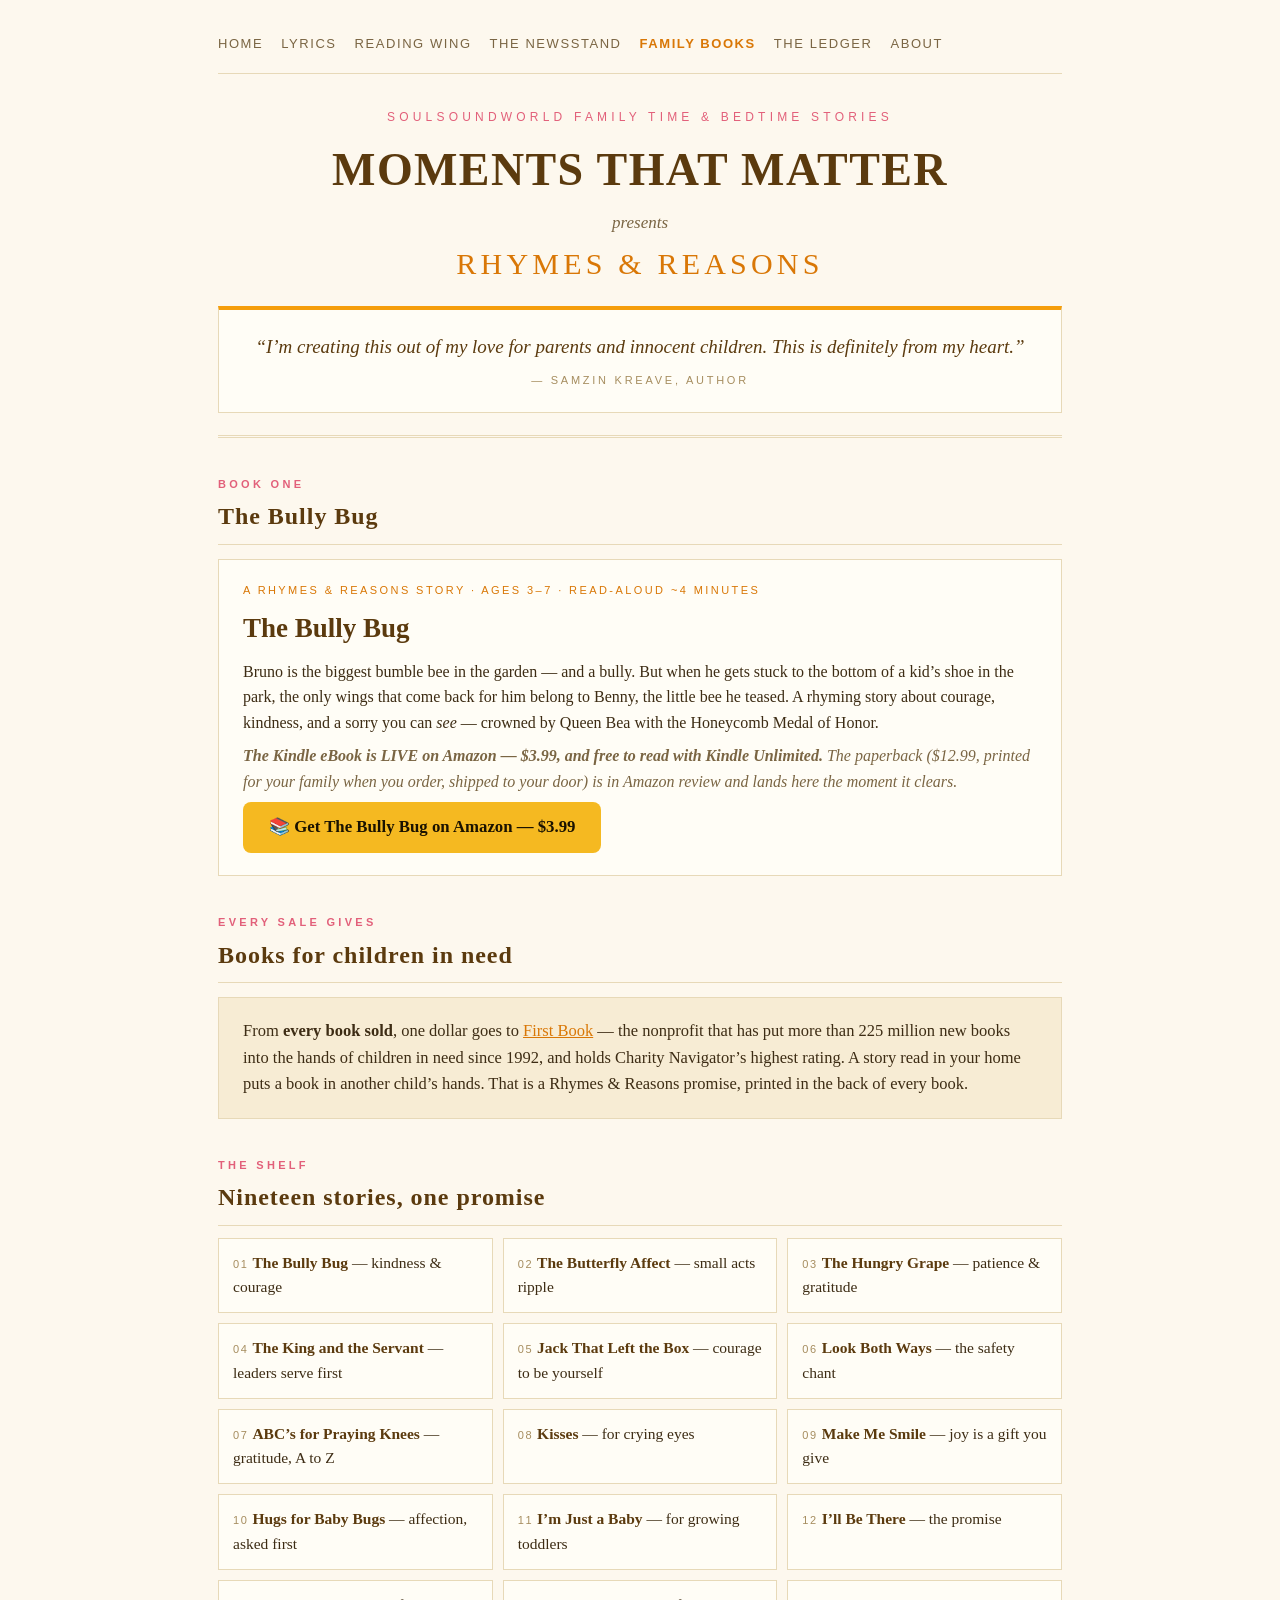
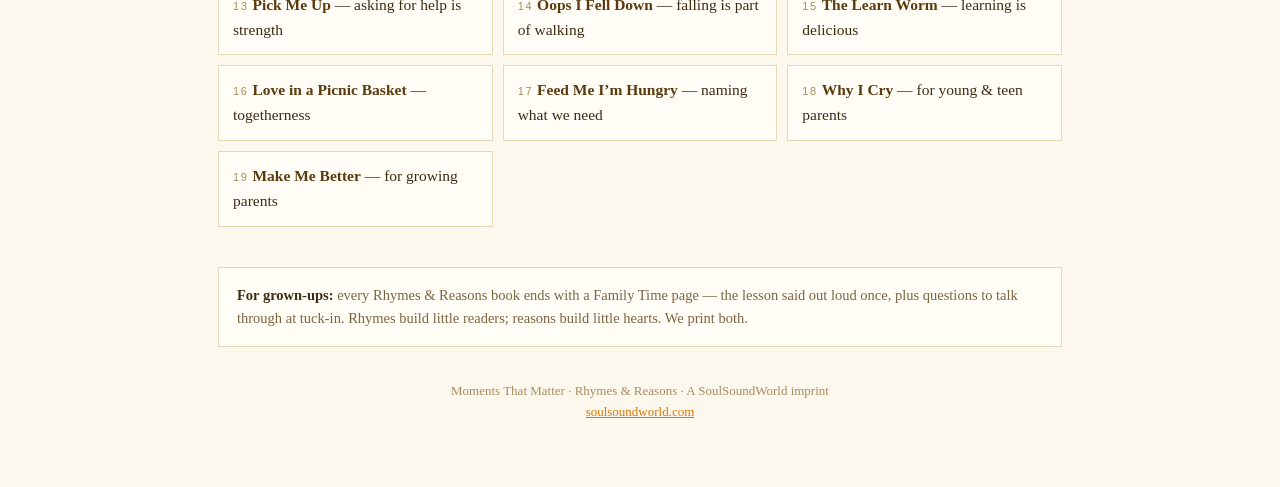
<file: moments.html>
<!DOCTYPE html>
<html lang="en">
<head>
<meta charset="UTF-8">
<meta name="viewport" content="width=device-width, initial-scale=1.0">
<title>Moments That Matter — Rhymes &amp; Reasons · SoulSoundWorld Family Books</title>
<meta name="description" content="Moments That Matter presents Rhymes & Reasons: wholesome rhyming picture books for family time and bedtime, by Samzin Kreave. A dollar from every book sold goes to First Book — new books for children in need.">
<style>
  :root{
    --bg:#fdf8ee; --panel:#fffdf6; --panel2:#f7ecd4;
    --ink:#3d2c14; --dim:#7a6543; --faint:#a68d5f;
    --gold:#d97706; --honey:#f59e0b; --rose:#e2607a; --sky:#38a3c7;
    --line:#e7d9b8;
  }
  *{margin:0;padding:0;box-sizing:border-box}
  body{background:var(--bg);color:var(--ink);font-family:Georgia,'Times New Roman',serif;line-height:1.6}
  a{color:var(--gold)}
  .wrap{max-width:880px;margin:0 auto;padding:24px 18px 64px}
  nav{display:flex;gap:18px;flex-wrap:wrap;font-family:Arial,Helvetica,sans-serif;font-size:13px;letter-spacing:.12em;text-transform:uppercase;padding:10px 0 18px;border-bottom:1px solid var(--line)}
  nav a{color:var(--dim);text-decoration:none}
  nav a:hover{color:var(--gold)}
  nav a.here{color:var(--gold);font-weight:bold}
  .masthead{text-align:center;padding:34px 0 8px}
  .masthead .over{font-family:Arial,Helvetica,sans-serif;font-size:12px;letter-spacing:.35em;color:var(--rose);text-transform:uppercase}
  .masthead h1{font-size:46px;letter-spacing:.03em;margin:6px 0 2px;color:#5b3a0e}
  .masthead .presents{font-style:italic;color:var(--dim);font-size:17px}
  .masthead .collection{font-size:30px;letter-spacing:.14em;margin-top:4px;color:var(--gold)}
  .rule{border:none;border-top:3px double var(--line);margin:22px 0}
  .heart{background:var(--panel);border:1px solid var(--line);border-top:4px solid var(--honey);padding:22px 24px;text-align:center;margin-top:10px}
  .heart p{font-size:19px;font-style:italic;color:#5b3a0e}
  .heart .who{font-family:Arial,Helvetica,sans-serif;font-size:11px;letter-spacing:.25em;text-transform:uppercase;color:var(--faint);margin-top:10px;font-style:normal}
  section{margin-top:38px}
  h2{font-size:24px;letter-spacing:.04em;border-bottom:1px solid var(--line);padding-bottom:8px;color:#5b3a0e}
  h2 .kicker{display:block;font-family:Arial,Helvetica,sans-serif;font-size:11px;letter-spacing:.3em;color:var(--rose);text-transform:uppercase;margin-bottom:4px}
  .book{display:grid;grid-template-columns:1fr;gap:8px;background:var(--panel);border:1px solid var(--line);padding:22px 24px;margin-top:14px}
  .book h3{font-size:27px;color:#5b3a0e}
  .book .tag{font-family:Arial,Helvetica,sans-serif;font-size:11px;letter-spacing:.22em;text-transform:uppercase;color:var(--gold)}
  .book p{font-size:16px;color:var(--ink)}
  .book .soon{font-style:italic;color:var(--dim)}
  .shelf{display:grid;grid-template-columns:repeat(auto-fit,minmax(240px,1fr));gap:10px;margin-top:12px}
  .shelf .t{background:var(--panel);border:1px solid var(--line);padding:12px 14px;font-size:15.5px}
  .shelf .t b{color:#5b3a0e}
  .shelf .t .n{font-family:Arial,Helvetica,sans-serif;font-size:11px;color:var(--faint);letter-spacing:.15em}
  .give{background:var(--panel2);border:1px solid var(--line);padding:20px 24px;margin-top:14px}
  .give p{font-size:16.5px}
  .note{background:var(--panel);border:1px solid var(--line);padding:16px 18px;font-size:14.5px;color:var(--dim);margin-top:40px}
  .note b{color:var(--ink)}
  footer{margin-top:34px;text-align:center;color:var(--faint);font-size:13px}
</style>
</head>
<body>
<div class="wrap">
  <nav>
    <a href="index.html">Home</a>
    <a href="lyrics.html">Lyrics</a>
    <a href="read.html">Reading Wing</a>
    <a href="newsstand.html">The Newsstand</a>
    <a href="moments.html" class="here">Family Books</a>
    <a href="ledger.html">The Ledger</a>
    <a href="about.html">About</a>
  </nav>

  <div class="masthead">
    <div class="over">SoulSoundWorld Family Time &amp; Bedtime Stories</div>
    <h1>MOMENTS THAT MATTER</h1>
    <div class="presents">presents</div>
    <div class="collection">RHYMES &amp; REASONS</div>
  </div>

  <div class="heart">
    <p>&ldquo;I&rsquo;m creating this out of my love for parents and innocent children. This is definitely from my heart.&rdquo;</p>
    <div class="who">— Samzin Kreave, author</div>
  </div>

  <hr class="rule">

  <section>
    <h2><span class="kicker">Book One</span>The Bully Bug</h2>
    <div class="book">
      <div class="tag">A Rhymes &amp; Reasons story · Ages 3–7 · Read-aloud ~4 minutes</div>
      <h3>The Bully Bug</h3>
      <p>Bruno is the biggest bumble bee in the garden — and a bully. But when he gets stuck to the bottom of a kid&rsquo;s shoe in the park, the only wings that come back for him belong to Benny, the little bee he teased. A rhyming story about courage, kindness, and a sorry you can <i>see</i> — crowned by Queen Bea with the Honeycomb Medal of Honor.</p>
      <p class="soon"><b>The Kindle eBook is LIVE on Amazon — $3.99, and free to read with Kindle Unlimited.</b> The paperback ($12.99, printed for your family when you order, shipped to your door) is in Amazon review and lands here the moment it clears.</p>
      <p><a href="https://a.co/d/060rK924" style="display:inline-block;background:#f5b921;color:#1a1200;font-weight:bold;padding:12px 26px;border-radius:8px;text-decoration:none;font-size:1.05em;">📚 Get The Bully Bug on Amazon — $3.99</a></p>
    </div>
  </section>

  <section>
    <h2><span class="kicker">Every sale gives</span>Books for children in need</h2>
    <div class="give">
      <p>From <b>every book sold</b>, one dollar goes to <a href="https://firstbook.org">First Book</a> — the nonprofit that has put more than 225 million new books into the hands of children in need since 1992, and holds Charity Navigator&rsquo;s highest rating. A story read in your home puts a book in another child&rsquo;s hands. That is a Rhymes &amp; Reasons promise, printed in the back of every book.</p>
    </div>
  </section>

  <section>
    <h2><span class="kicker">The shelf</span>Nineteen stories, one promise</h2>
    <div class="shelf">
      <div class="t"><span class="n">01</span> <b>The Bully Bug</b> — kindness &amp; courage</div>
      <div class="t"><span class="n">02</span> <b>The Butterfly Affect</b> — small acts ripple</div>
      <div class="t"><span class="n">03</span> <b>The Hungry Grape</b> — patience &amp; gratitude</div>
      <div class="t"><span class="n">04</span> <b>The King and the Servant</b> — leaders serve first</div>
      <div class="t"><span class="n">05</span> <b>Jack That Left the Box</b> — courage to be yourself</div>
      <div class="t"><span class="n">06</span> <b>Look Both Ways</b> — the safety chant</div>
      <div class="t"><span class="n">07</span> <b>ABC&rsquo;s for Praying Knees</b> — gratitude, A to Z</div>
      <div class="t"><span class="n">08</span> <b>Kisses</b> — for crying eyes</div>
      <div class="t"><span class="n">09</span> <b>Make Me Smile</b> — joy is a gift you give</div>
      <div class="t"><span class="n">10</span> <b>Hugs for Baby Bugs</b> — affection, asked first</div>
      <div class="t"><span class="n">11</span> <b>I&rsquo;m Just a Baby</b> — for growing toddlers</div>
      <div class="t"><span class="n">12</span> <b>I&rsquo;ll Be There</b> — the promise</div>
      <div class="t"><span class="n">13</span> <b>Pick Me Up</b> — asking for help is strength</div>
      <div class="t"><span class="n">14</span> <b>Oops I Fell Down</b> — falling is part of walking</div>
      <div class="t"><span class="n">15</span> <b>The Learn Worm</b> — learning is delicious</div>
      <div class="t"><span class="n">16</span> <b>Love in a Picnic Basket</b> — togetherness</div>
      <div class="t"><span class="n">17</span> <b>Feed Me I&rsquo;m Hungry</b> — naming what we need</div>
      <div class="t"><span class="n">18</span> <b>Why I Cry</b> — for young &amp; teen parents</div>
      <div class="t"><span class="n">19</span> <b>Make Me Better</b> — for growing parents</div>
    </div>
  </section>

  <div class="note">
    <b>For grown-ups:</b> every Rhymes &amp; Reasons book ends with a Family Time page — the lesson said out loud once, plus questions to talk through at tuck-in. Rhymes build little readers; reasons build little hearts. We print both.
  </div>

  <footer>
    Moments That Matter · Rhymes &amp; Reasons · A SoulSoundWorld imprint<br>
    <a href="index.html">soulsoundworld.com</a>
  </footer>
</div>
</body>
</html>
</file>
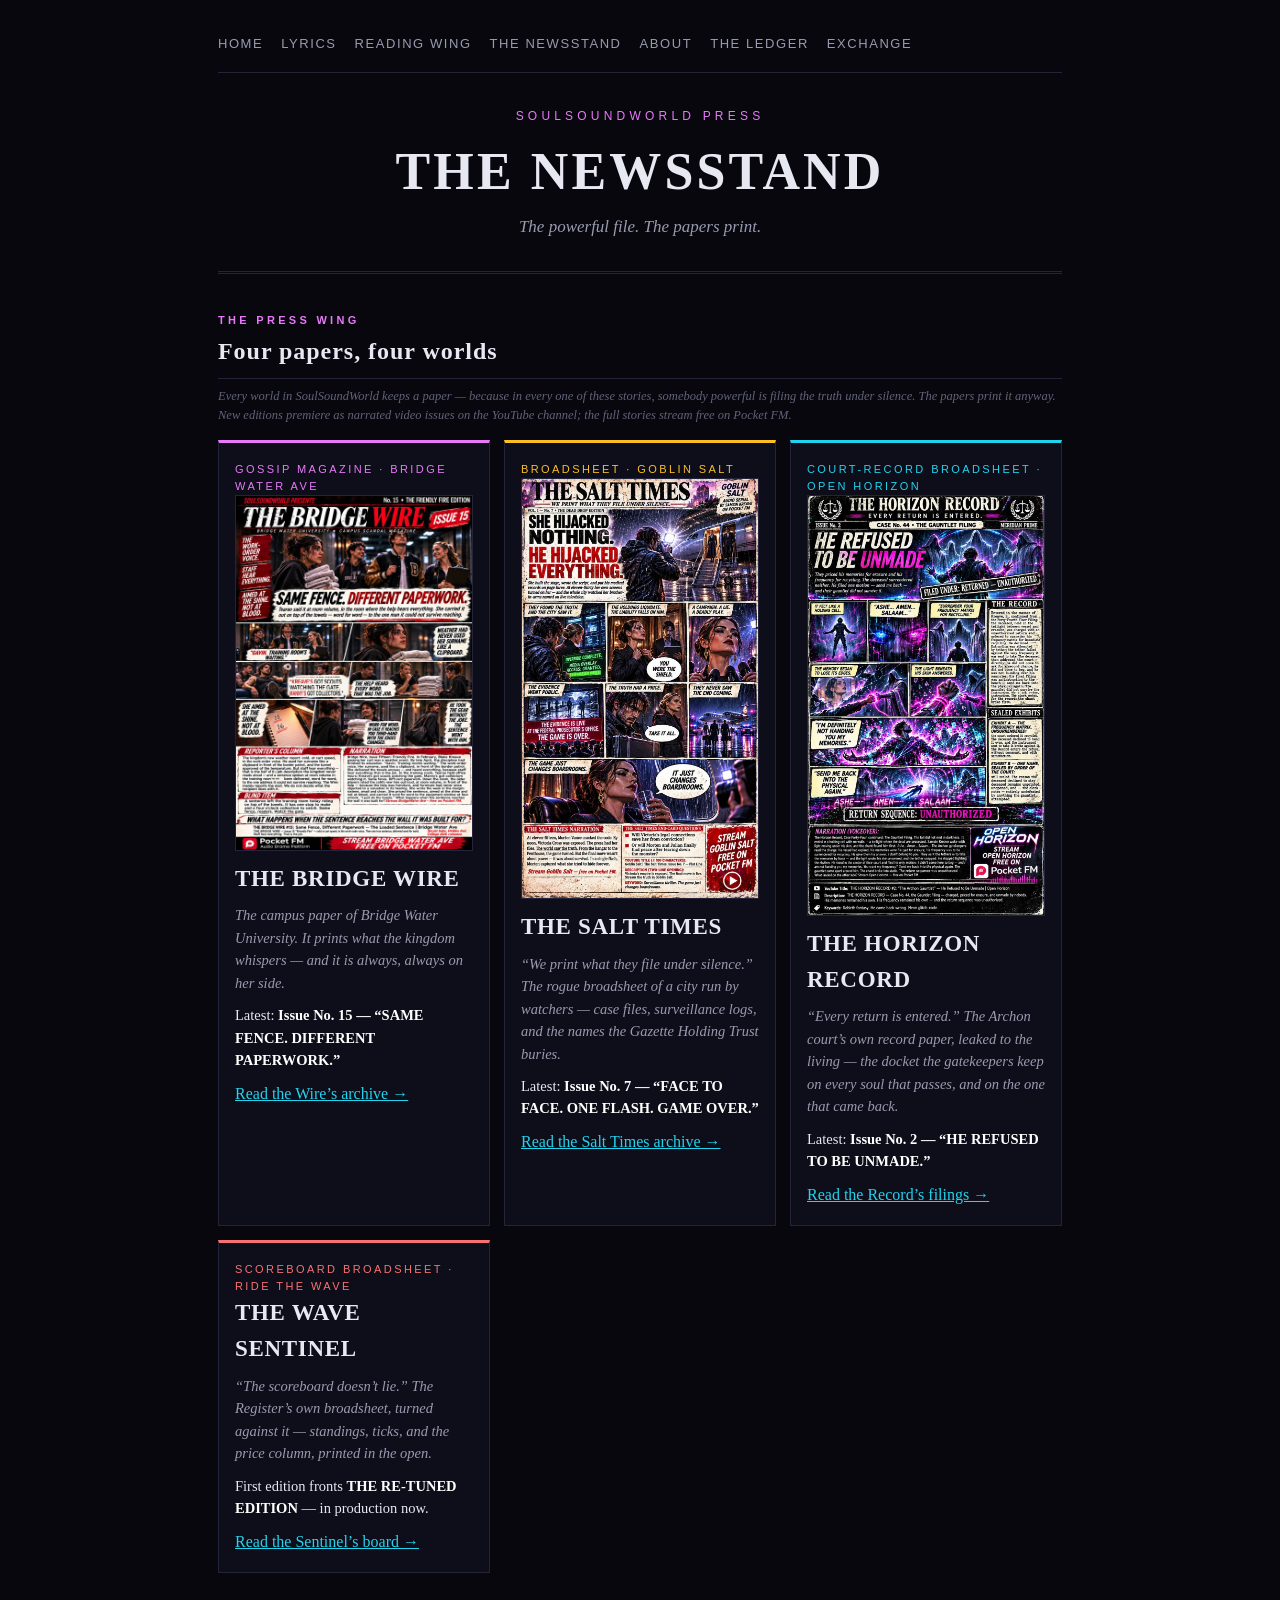
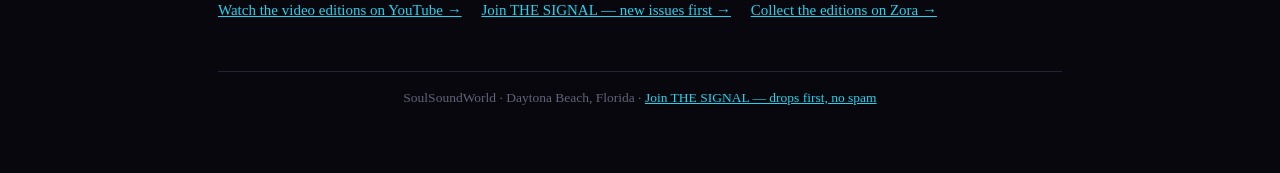
<file: newsstand.html>
<!DOCTYPE html>
<html lang="en">
<head>
<meta charset="UTF-8">
<meta name="viewport" content="width=device-width, initial-scale=1.0">
<title>The Newsstand — SoulSoundWorld’s Papers</title>
<meta name="description" content="The Newsstand: the papers of SoulSoundWorld — The Bridge Wire, The Salt Times, and The Wave Sentinel. Every world keeps a paper; the papers print what the powerful file under silence.">
<style>
  :root{
    --bg:#07070d; --panel:#0e0e1a; --panel2:#121222;
    --ink:#e8e8f2; --dim:#9a9ab0; --faint:#62627a;
    --cyan:#22d3ee; --mag:#e879f9; --gold:#fbbf24; --red:#f87171;
    --line:#23233a;
  }
  *{margin:0;padding:0;box-sizing:border-box}
  body{background:var(--bg);color:var(--ink);font-family:Georgia,'Times New Roman',serif;line-height:1.55}
  a{color:var(--cyan)}
  .wrap{max-width:880px;margin:0 auto;padding:24px 18px 64px}
  nav{display:flex;gap:18px;flex-wrap:wrap;font-family:Arial,Helvetica,sans-serif;font-size:13px;letter-spacing:.12em;text-transform:uppercase;padding:10px 0 18px;border-bottom:1px solid var(--line)}
  nav a{color:var(--dim);text-decoration:none}
  nav a:hover{color:var(--cyan)}
  .masthead{text-align:center;padding:34px 0 8px}
  .masthead .over{font-family:Arial,Helvetica,sans-serif;font-size:12px;letter-spacing:.35em;color:var(--mag);text-transform:uppercase}
  .masthead h1{font-size:52px;letter-spacing:.06em;margin:6px 0 2px}
  .masthead .motto{font-style:italic;color:var(--dim);font-size:17px}
  .masthead .stamp{font-family:Arial,Helvetica,sans-serif;font-size:12px;color:var(--faint);letter-spacing:.15em;margin-top:10px;text-transform:uppercase}
  .rule{border:none;border-top:3px double var(--line);margin:22px 0}
  .counters{display:grid;grid-template-columns:repeat(auto-fit,minmax(180px,1fr));gap:14px;margin:8px 0 4px}
  .counter{background:var(--panel);border:1px solid var(--line);border-top:3px solid var(--cyan);padding:18px 14px;text-align:center}
  .counter .num{font-size:34px;font-weight:bold;color:#fff}
  .counter .lab{font-family:Arial,Helvetica,sans-serif;font-size:11px;letter-spacing:.2em;text-transform:uppercase;color:var(--dim);margin-top:4px}
  .counter .sub{font-size:12.5px;color:var(--faint);margin-top:6px;font-style:italic}
  section{margin-top:38px}
  h2{font-size:24px;letter-spacing:.04em;border-bottom:1px solid var(--line);padding-bottom:8px}
  h2 .kicker{display:block;font-family:Arial,Helvetica,sans-serif;font-size:11px;letter-spacing:.3em;color:var(--mag);text-transform:uppercase;margin-bottom:4px}
  .basis{font-size:12.5px;color:var(--faint);font-style:italic;margin:8px 0 14px}
  .bar-row{margin:12px 0}
  .bar-row .bar-head{display:flex;justify-content:space-between;font-size:15px}
  .bar-row .bar-head b{color:#fff}
  .bar{height:12px;background:var(--panel2);border:1px solid var(--line);margin-top:5px}
  .bar i{display:block;height:100%;background:linear-gradient(90deg,var(--cyan),var(--mag))}
  .bar.gold i{background:linear-gradient(90deg,var(--gold),var(--red))}
  table{width:100%;border-collapse:collapse;font-size:15px}
  td,th{padding:8px 6px;border-bottom:1px solid var(--line);text-align:left}
  th{font-family:Arial,Helvetica,sans-serif;font-size:11px;letter-spacing:.2em;text-transform:uppercase;color:var(--dim)}
  td.n,th.n{text-align:right;font-variant-numeric:tabular-nums}
  .mile{border-left:3px solid var(--gold);padding:6px 0 6px 14px;margin:14px 0}
  .mile .d{font-family:Arial,Helvetica,sans-serif;font-size:11px;letter-spacing:.2em;color:var(--gold);text-transform:uppercase}
  .mile p{font-size:15.5px}
  .note{background:var(--panel);border:1px solid var(--line);padding:16px 18px;font-size:14.5px;color:var(--dim);margin-top:40px}
  .note b{color:var(--ink)}
  footer{margin-top:34px;text-align:center;color:var(--faint);font-size:13px}
</style>
<style>
  .papers{display:grid;grid-template-columns:repeat(auto-fit,minmax(240px,1fr));gap:14px;margin-top:10px}
  .paper{background:var(--panel);border:1px solid var(--line);border-top:3px solid var(--mag);padding:18px 16px}
  .paper.gold{border-top-color:var(--gold)} .paper.red{border-top-color:var(--red)}
  .paper h3{font-size:23px;letter-spacing:.03em;margin-bottom:2px}
  .paper .kind{font-family:Arial,Helvetica,sans-serif;font-size:11px;letter-spacing:.22em;text-transform:uppercase;color:var(--mag)}
  .paper.gold .kind{color:var(--gold)} .paper.red .kind{color:var(--red)}
  .paper .pm{font-style:italic;color:var(--dim);font-size:14.5px;margin:8px 0}
  .paper .latest{font-size:14.5px;margin:10px 0}
  .paper .latest b{color:#fff}
  .doors{margin-top:26px;font-size:15px}
  .doors a{margin-right:16px}
  footer{margin-top:48px;border-top:1px solid var(--line);padding-top:16px;font-size:13.5px;color:var(--faint);text-align:center}
  .gallery{display:grid;grid-template-columns:repeat(auto-fill,minmax(200px,1fr));gap:16px;margin-top:14px}
  .gallery figure{background:var(--panel);border:1px solid var(--line);padding:8px}
  .gallery img{width:100%;height:auto;display:block}
  .gallery figcaption{font-size:13px;color:var(--dim);margin-top:8px;line-height:1.45}
  .gallery figcaption b{color:#fff}
  .hero-img{width:100%;height:auto;display:block;border:1px solid var(--line)}
</style>
</head>
<body>
<div class="wrap">
  <nav>
    <a href="index.html">Home</a>
    <a href="lyrics.html">Lyrics</a>
    <a href="read.html">Reading Wing</a>
    <a href="newsstand.html">The Newsstand</a>
    <a href="about.html">About</a>
    <a href="ledger.html">The Ledger</a>
    <a href="exchange.html">Exchange</a>
  </nav>
  <div class="masthead">
    <div class="over">SoulSoundWorld Press</div>
    <h1>THE NEWSSTAND</h1>
    <div class="motto">The powerful file. The papers print.</div>
  </div>
  <hr class="rule">

  <section>
    <h2><span class="kicker">The Press Wing</span>Four papers, four worlds</h2>
    <p class="basis">Every world in SoulSoundWorld keeps a paper — because in every one of these stories, somebody powerful is filing the truth under silence. The papers print it anyway. New editions premiere as narrated video issues on the YouTube channel; the full stories stream free on Pocket FM.</p>
    <div class="papers">
      <div class="paper">
        <div class="kind">Gossip Magazine · Bridge Water Ave</div>
        <img class="hero-img" src="img/papers/wire-15.jpg" alt="The Bridge Wire — latest front page" loading="lazy" style="margin-bottom:10px">
        <h3>THE BRIDGE WIRE</h3>
        <p class="pm">The campus paper of Bridge Water University. It prints what the kingdom whispers — and it is always, always on her side.</p>
        <p class="latest">Latest: <b>Issue No. 15 — “SAME FENCE. DIFFERENT PAPERWORK.”</b></p>
        <p><a href="the-bridge-wire.html">Read the Wire’s archive →</a></p>
      </div>
      <div class="paper gold">
        <div class="kind">Broadsheet · Goblin Salt</div>
        <img class="hero-img" src="img/papers/salt-07.jpg" alt="The Salt Times — latest front page" loading="lazy" style="margin-bottom:10px">
        <h3>THE SALT TIMES</h3>
        <p class="pm">“We print what they file under silence.” The rogue broadsheet of a city run by watchers — case files, surveillance logs, and the names the Gazette Holding Trust buries.</p>
        <p class="latest">Latest: <b>Issue No. 7 — “FACE TO FACE. ONE FLASH. GAME OVER.”</b></p>
        <p><a href="the-salt-times.html">Read the Salt Times archive →</a></p>
      </div>
      <div class="paper" style="border-top-color:#22d3ee">
        <div class="kind" style="color:#22d3ee">Court-Record Broadsheet · Open Horizon</div>
        <img class="hero-img" src="img/papers/horizon-02.jpg" alt="The Horizon Record — latest front page" loading="lazy" style="margin-bottom:10px">
        <h3>THE HORIZON RECORD</h3>
        <p class="pm">“Every return is entered.” The Archon court’s own record paper, leaked to the living — the docket the gatekeepers keep on every soul that passes, and on the one that came back.</p>
        <p class="latest">Latest: <b>Issue No. 2 — “HE REFUSED TO BE UNMADE.”</b></p>
        <p><a href="the-horizon-record.html">Read the Record’s filings →</a></p>
      </div>
      <div class="paper red">
        <div class="kind">Scoreboard Broadsheet · Ride The Wave</div>
        <h3>THE WAVE SENTINEL</h3>
        <p class="pm">“The scoreboard doesn’t lie.” The Register’s own broadsheet, turned against it — standings, ticks, and the price column, printed in the open.</p>
        <p class="latest">First edition fronts <b>THE RE-TUNED EDITION</b> — in production now.</p>
        <p><a href="the-wave-sentinel.html">Read the Sentinel’s board →</a></p>
      </div>
    </div>
    <p class="doors"><a href="https://www.youtube.com/@samzinkreave_soulsoundworld">Watch the video editions on YouTube →</a> <a href="https://forms.gle/8SBMYaGuH6B9RvTQ9">Join THE SIGNAL — new issues first →</a> <a href="https://zora.co/@soulsoundcreations">Collect the editions on Zora →</a></p>
  </section>

  <footer>
    SoulSoundWorld · Daytona Beach, Florida · <a href="https://forms.gle/8SBMYaGuH6B9RvTQ9">Join THE SIGNAL — drops first, no spam</a>
  </footer>
</div>
</body>
</html>
</file>
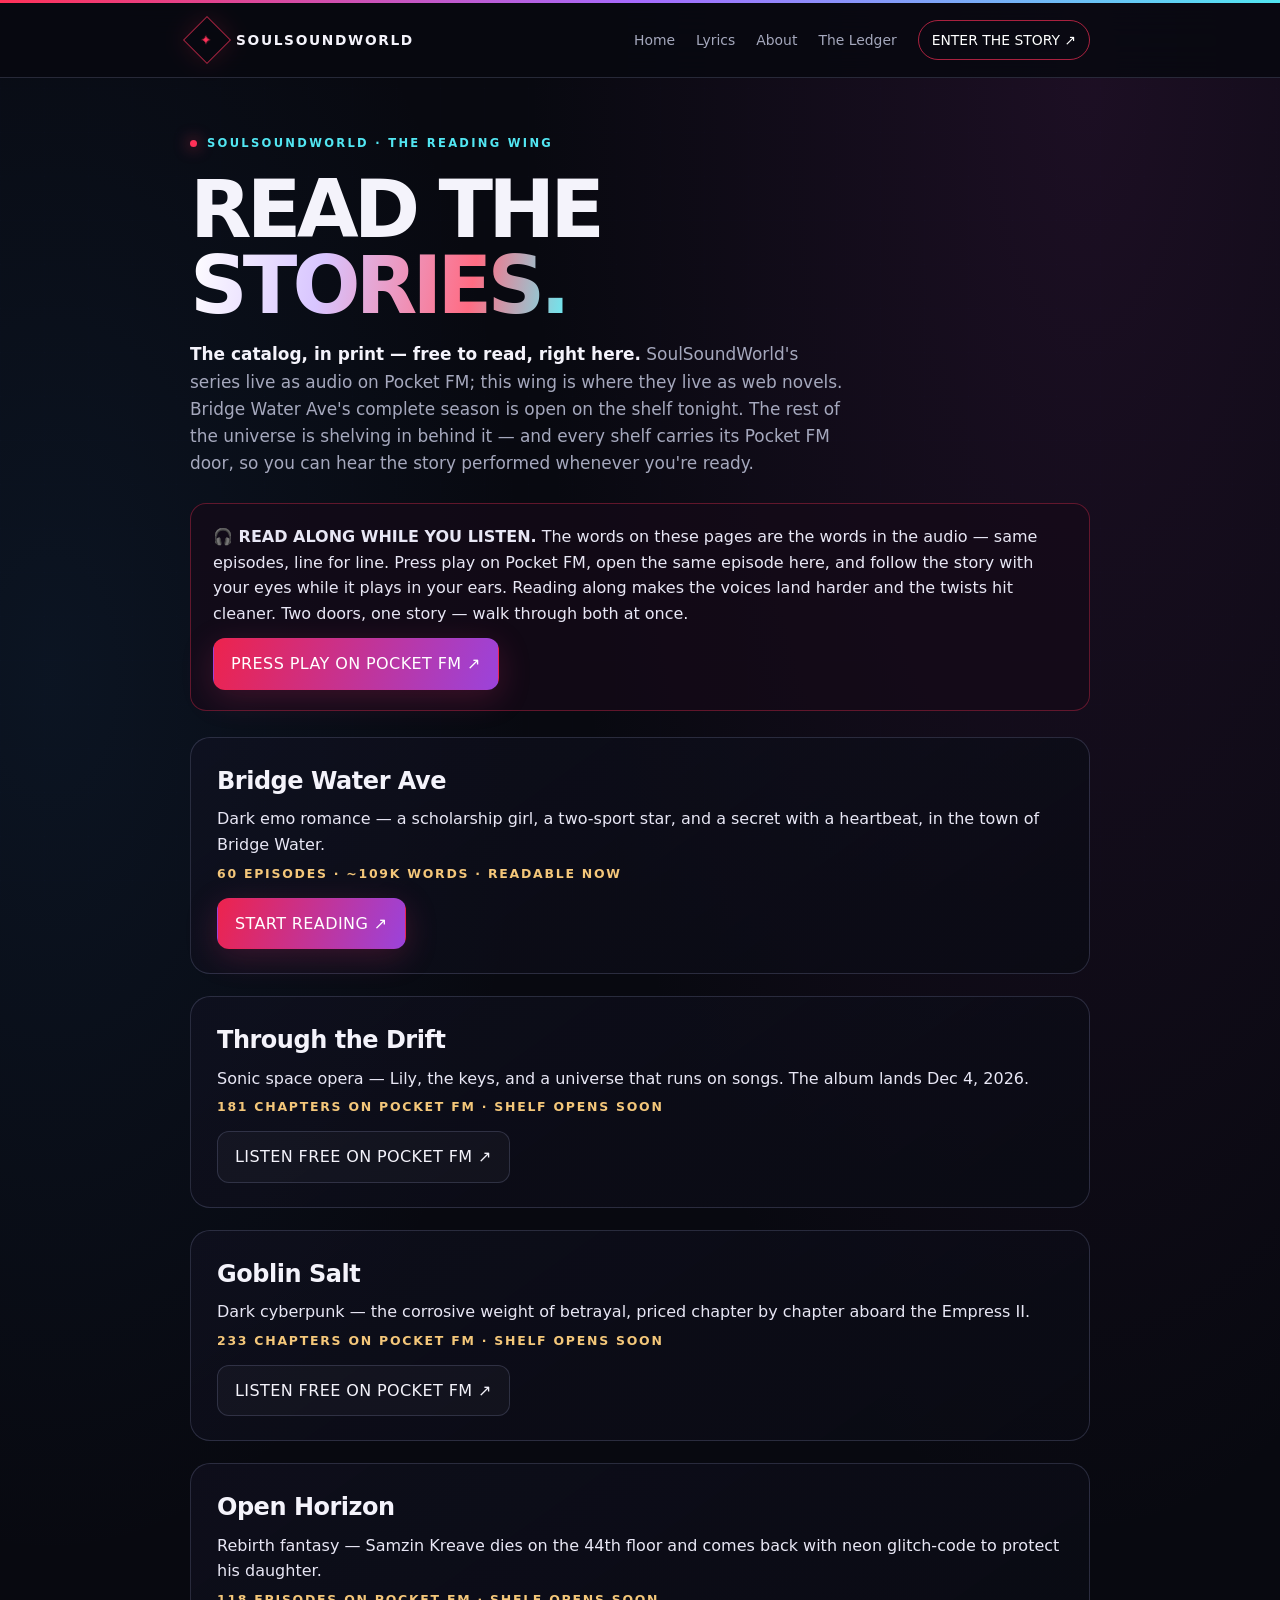
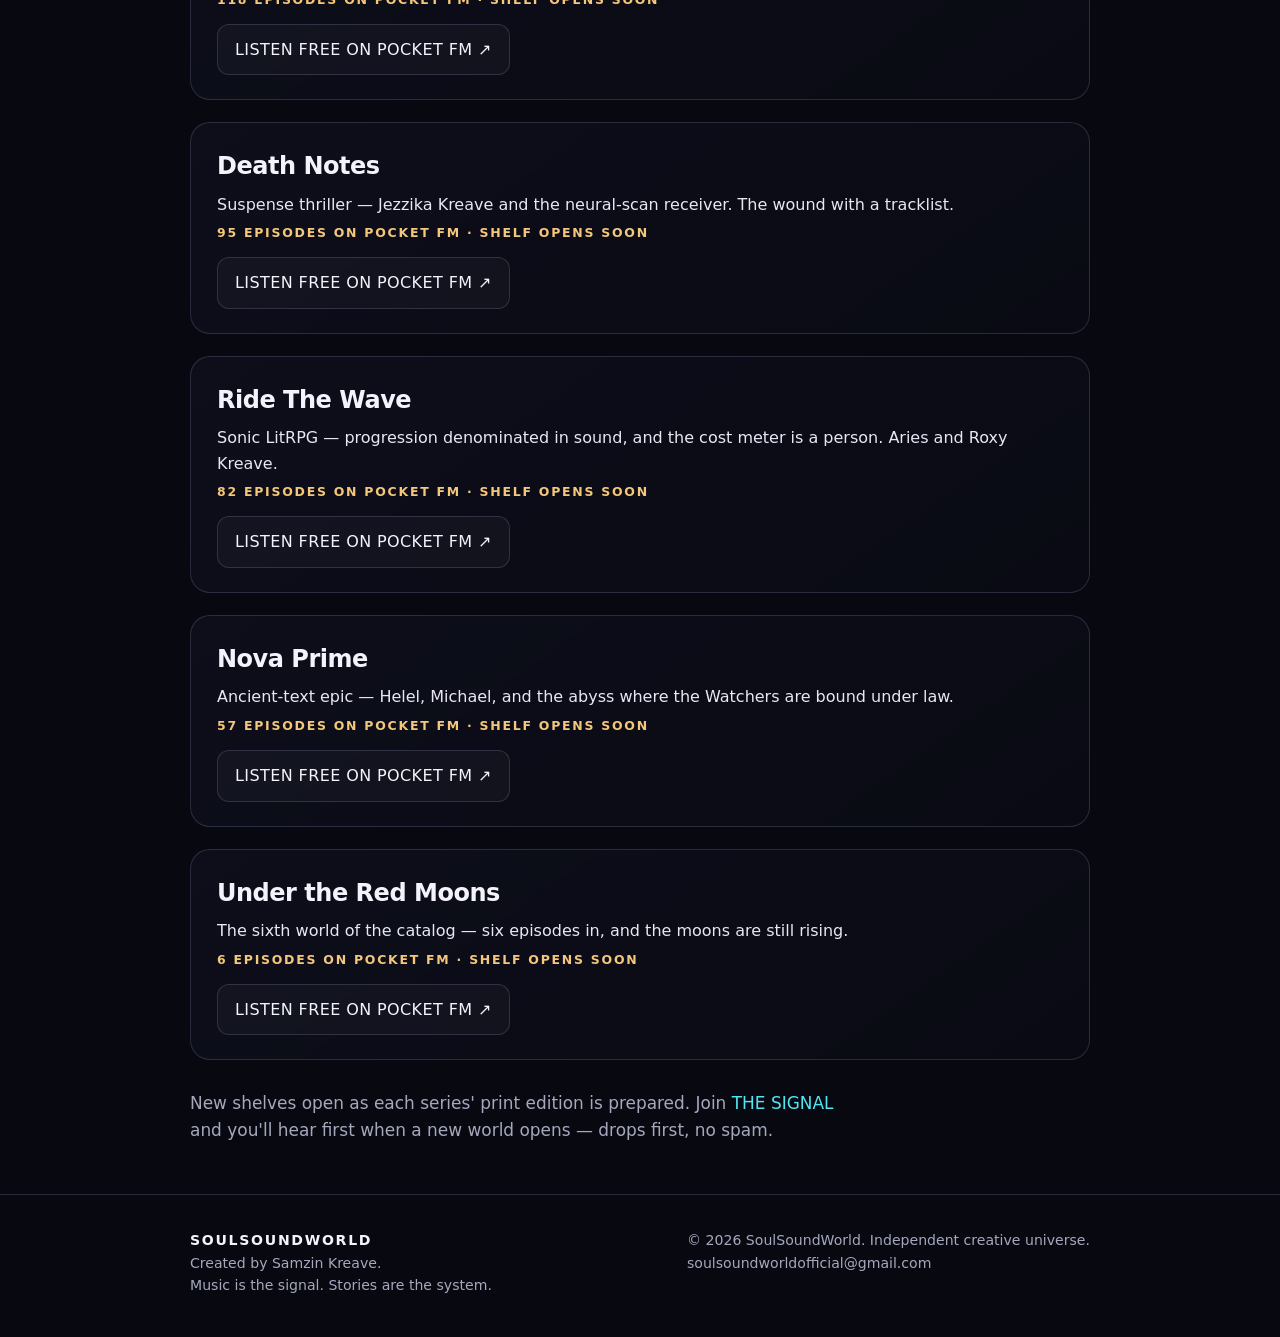
<file: read.html>
<!doctype html>
<html lang="en">
<head>
<meta charset="utf-8">
<meta name="viewport" content="width=device-width,initial-scale=1">
<meta name="theme-color" content="#080910">
<title>Read the Stories — The Reading Wing | SoulSoundWorld</title>
<meta name="description" content="Read Samzin Kreave's SoulSoundWorld series as web novels — Bridge Water Ave's complete 60-episode season is open now, with the full catalog shelving in. Free to read; hear them performed on Pocket FM.">
<meta name="author" content="Samzin Kreave">
<meta name="robots" content="index,follow">
<link rel="canonical" href="https://soulsoundworld.com/read.html">
<meta property="og:type" content="website">
<meta property="og:site_name" content="SoulSoundWorld">
<meta property="og:title" content="The Reading Wing | SoulSoundWorld">
<meta property="og:description" content="The stories, in print. Read Bridge Water Ave free — 60 episodes — inside SoulSoundWorld.">
<meta property="og:url" content="https://soulsoundworld.com/read.html">
<style>
:root{color-scheme:dark;--bg:#080910;--line:rgba(164,171,218,.2);--text:#f4f3fb;--muted:#a5a8bd;--red:#ff3158;--violet:#a56bff;--cyan:#52e6f2;--gold:#f4c77a;--max:900px}
*{box-sizing:border-box}html{scroll-behavior:smooth}body{margin:0;background:radial-gradient(ellipse at 85% 2%,#75287830,transparent 35rem),radial-gradient(ellipse at 4% 23%,#215f9a22,transparent 30rem),var(--bg);color:var(--text);font:16px/1.6 Inter,ui-sans-serif,system-ui,-apple-system,"Segoe UI",sans-serif;overflow-x:hidden}
body:before{content:"";position:fixed;inset:0;pointer-events:none;z-index:-1;opacity:.16;background-image:linear-gradient(#8c9bbe12 1px,transparent 1px),linear-gradient(90deg,#8c9bbe12 1px,transparent 1px);background-size:44px 44px}
a{color:inherit;text-decoration:none}.wrap{width:min(var(--max),calc(100% - 40px));margin:auto}.topline{height:3px;background:linear-gradient(90deg,var(--red),var(--violet),var(--cyan))}
header{position:sticky;top:0;z-index:50;backdrop-filter:blur(18px);background:#080910d9;border-bottom:1px solid var(--line)}nav{min-height:74px;display:flex;align-items:center;justify-content:space-between;gap:20px}.brand{display:flex;align-items:center;gap:12px;font-weight:900;letter-spacing:.12em;font-size:.86rem}.mark{width:34px;height:34px;display:grid;place-items:center;border:1px solid #ff3158a6;color:var(--red);transform:rotate(45deg);box-shadow:0 0 25px #ff315826}.mark span{transform:rotate(-45deg)}.links{display:flex;align-items:center;gap:21px;color:var(--muted);font-size:.87rem}.links a:hover{color:var(--cyan)}.navcta{border:1px solid #ff3158a6;border-radius:99px;padding:8px 13px;color:white!important}
.eyebrow{display:flex;align-items:center;gap:10px;color:var(--cyan);font-size:.72rem;font-weight:850;letter-spacing:.2em;text-transform:uppercase;margin-top:56px}.pulse{width:7px;height:7px;border-radius:50%;background:var(--red);box-shadow:0 0 16px var(--red)}
h1{font-size:clamp(2.6rem,7vw,5rem);line-height:.95;letter-spacing:-.06em;margin:20px 0 14px}.gradient{color:transparent;background:linear-gradient(100deg,#fff,#d8c5ff 35%,#ff6c83 74%,#68edf4);background-clip:text;-webkit-background-clip:text}
.lead{max-width:660px;color:var(--muted);font-size:1.06rem}.lead strong{color:var(--text)}
.btn{min-height:48px;padding:12px 17px;border-radius:12px;display:inline-flex;align-items:center;justify-content:center;gap:9px;font-size:.82rem;font-weight:850;letter-spacing:.025em;border:1px solid transparent;transition:transform .2s;cursor:pointer;font:inherit}.btn:hover{transform:translateY(-2px)}.primary{background:linear-gradient(110deg,#ed234d,#9b43db);box-shadow:0 8px 32px #d52c6b3b;color:white}.secondary{border-color:var(--line);background:#ffffff08;color:var(--text)}.secondary:hover{border-color:var(--cyan)}.btn:disabled{opacity:.35;cursor:default;transform:none}
.shelf{margin:22px 0;padding:24px 26px;border:1px solid var(--line);border-radius:20px;background:linear-gradient(145deg,#12122299,#0a0b14cc)}
.shelf h3{margin:0 0 6px;font-size:1.5rem;letter-spacing:-.02em}.blurb{color:#e8e7f5;margin:0 0 6px}.smeta{color:var(--gold);font-size:.78rem;font-weight:850;letter-spacing:.14em;text-transform:uppercase;margin:0 0 14px}
.actions{display:flex;flex-wrap:wrap;gap:12px}
#eplist{display:flex;flex-wrap:wrap;gap:8px;margin:22px 0}.epbtn{background:#111320;border:1px solid var(--line);color:var(--muted);border-radius:99px;padding:7px 13px;font-size:.8rem;cursor:pointer;font:inherit}.epbtn:hover{color:var(--cyan);border-color:var(--cyan)}.epbtn.current{color:#fff;border-color:var(--red);background:#ed234d33}
#ephead{font-size:clamp(1.5rem,4vw,2.2rem);letter-spacing:-.03em;margin:26px 0 18px}
#epbody{font-family:Georgia,'Times New Roman',serif;font-size:1.13rem;line-height:1.85;color:#eceaf7;max-width:720px}
#epbody p{margin:0 0 1.15em}
.epnav{display:flex;gap:12px;flex-wrap:wrap;margin:30px 0 8px}
.door{margin:26px 0;padding:20px 22px;border:1px solid #ff315855;border-radius:16px;background:#160a18b8}
.door p{margin:0 0 12px;color:#e8e7f5}
.footer{border-top:1px solid var(--line);margin-top:50px;padding:34px 0 40px;color:var(--muted);font-size:.88rem}.footerinner{display:flex;justify-content:space-between;gap:30px;flex-wrap:wrap}.footer strong{color:var(--text);letter-spacing:.12em}
</style>
</head>
<body>
<div class="topline"></div>
<header><nav class="wrap" style="max-width:1160px">
<a class="brand" href="/"><span class="mark"><span>✦</span></span><span>SOULSOUNDWORLD</span></a>
<div class="links"><a href="/">Home</a><a href="/lyrics.html">Lyrics</a><a href="/about.html">About</a><a href="/ledger.html">The Ledger</a><a class="navcta" href="https://listen.pocketfm.com/2IE7/9m035nzz" target="_blank" rel="noopener">ENTER THE STORY ↗</a></div>
</nav></header>
<main class="wrap">
<section id="library">
<div class="eyebrow"><span class="pulse"></span> SOULSOUNDWORLD · THE READING WING</div>
<h1>READ THE<br><span class="gradient">STORIES.</span></h1>
<p class="lead"><strong>The catalog, in print — free to read, right here.</strong> SoulSoundWorld's series live as audio on Pocket FM; this wing is where they live as web novels. Bridge Water Ave's complete season is open on the shelf tonight. The rest of the universe is shelving in behind it — and every shelf carries its Pocket FM door, so you can hear the story performed whenever you're ready.</p>
<div class="door"><p><strong>🎧 READ ALONG WHILE YOU LISTEN.</strong> The words on these pages are the words in the audio — same episodes, line for line. Press play on Pocket FM, open the same episode here, and follow the story with your eyes while it plays in your ears. Reading along makes the voices land harder and the twists hit cleaner. Two doors, one story — walk through both at once.</p>
<div class="actions"><a class="btn primary" href="https://pocketfm.com/show/4c99e8eced42a73ac0e9d1f3465e494f4f32e8ee" target="_blank" rel="noopener">PRESS PLAY ON POCKET FM ↗</a></div></div>
<article class="shelf">
<h3>Bridge Water Ave</h3><p class="blurb">Dark emo romance — a scholarship girl, a two-sport star, and a secret with a heartbeat, in the town of Bridge Water.</p>
<p class="smeta">60 episodes · ~109K words · READABLE NOW</p><div class="actions"><button class="btn primary" onclick="openSeries('data-bridge-water-ave.json')">START READING ↗</button></div></article>
<article class="shelf">
<h3>Through the Drift</h3><p class="blurb">Sonic space opera — Lily, the keys, and a universe that runs on songs. The album lands Dec 4, 2026.</p>
<p class="smeta">181 chapters on Pocket FM · shelf opens soon</p><div class="actions"><a class="btn secondary" href="https://listen.pocketfm.com/2IE7/stv74riv" target="_blank" rel="noopener">LISTEN FREE ON POCKET FM ↗</a></div></article>
<article class="shelf">
<h3>Goblin Salt</h3><p class="blurb">Dark cyberpunk — the corrosive weight of betrayal, priced chapter by chapter aboard the Empress II.</p>
<p class="smeta">233 chapters on Pocket FM · shelf opens soon</p><div class="actions"><a class="btn secondary" href="https://listen.pocketfm.com/2IE7/u8uc3jy4" target="_blank" rel="noopener">LISTEN FREE ON POCKET FM ↗</a></div></article>
<article class="shelf">
<h3>Open Horizon</h3><p class="blurb">Rebirth fantasy — Samzin Kreave dies on the 44th floor and comes back with neon glitch-code to protect his daughter.</p>
<p class="smeta">118 episodes on Pocket FM · shelf opens soon</p><div class="actions"><a class="btn secondary" href="https://pocketfm.com/show/0a44faef15d8e9b314d8d8478ebc0d7768a731a7" target="_blank" rel="noopener">LISTEN FREE ON POCKET FM ↗</a></div></article>
<article class="shelf">
<h3>Death Notes</h3><p class="blurb">Suspense thriller — Jezzika Kreave and the neural-scan receiver. The wound with a tracklist.</p>
<p class="smeta">95 episodes on Pocket FM · shelf opens soon</p><div class="actions"><a class="btn secondary" href="https://listen.pocketfm.com/2IE7/nzun34b3" target="_blank" rel="noopener">LISTEN FREE ON POCKET FM ↗</a></div></article>
<article class="shelf">
<h3>Ride The Wave</h3><p class="blurb">Sonic LitRPG — progression denominated in sound, and the cost meter is a person. Aries and Roxy Kreave.</p>
<p class="smeta">82 episodes on Pocket FM · shelf opens soon</p><div class="actions"><a class="btn secondary" href="https://pocketfm.com/show/936416f6dc4af31669cbb40b75b36818f8b4a226" target="_blank" rel="noopener">LISTEN FREE ON POCKET FM ↗</a></div></article>
<article class="shelf">
<h3>Nova Prime</h3><p class="blurb">Ancient-text epic — Helel, Michael, and the abyss where the Watchers are bound under law.</p>
<p class="smeta">57 episodes on Pocket FM · shelf opens soon</p><div class="actions"><a class="btn secondary" href="https://listen.pocketfm.com/2IE7/9m035nzz" target="_blank" rel="noopener">LISTEN FREE ON POCKET FM ↗</a></div></article>
<article class="shelf">
<h3>Under the Red Moons</h3><p class="blurb">The sixth world of the catalog — six episodes in, and the moons are still rising.</p>
<p class="smeta">6 episodes on Pocket FM · shelf opens soon</p><div class="actions"><a class="btn secondary" href="https://listen.pocketfm.com/2IE7/9m035nzz" target="_blank" rel="noopener">LISTEN FREE ON POCKET FM ↗</a></div></article>
<p class="lead" style="margin-top:30px">New shelves open as each series' print edition is prepared. Join <a href="https://forms.gle/8SBMYaGuH6B9RvTQ9" target="_blank" rel="noopener" style="color:var(--cyan)">THE SIGNAL</a> and you'll hear first when a new world opens — drops first, no spam.</p>
</section>
<section id="reader" style="display:none">
<button class="btn secondary" onclick="backToLibrary()">← ALL SERIES</button>
<h1 id="rtitle" style="font-size:clamp(2rem,5vw,3.2rem)"></h1>
<p class="lead" id="rmeta"></p>
<div id="eplist"></div>
<h2 id="ephead"></h2>
<div id="epbody"></div>
<div class="door"><p><strong>Reading along?</strong> This exact episode is playing as audio right now — free on Pocket FM. Press play there, keep your eyes here, and let the story run on both tracks at once.</p>
<div class="actions"><a class="btn primary" id="listenlink" href="#" target="_blank" rel="noopener">LISTEN FREE ON POCKET FM ↗</a><a class="btn secondary" href="https://forms.gle/8SBMYaGuH6B9RvTQ9" target="_blank" rel="noopener">✉ JOIN THE SIGNAL</a></div></div>
<div class="epnav"><button class="btn secondary" id="prevbtn">← PREVIOUS EPISODE</button><button class="btn primary" id="nextbtn">NEXT EPISODE →</button></div>
</section>
</main>
<footer class="footer"><div class="wrap footerinner"><div><strong>SOULSOUNDWORLD</strong><br>Created by Samzin Kreave.<br>Music is the signal. Stories are the system.</div><div>© 2026 SoulSoundWorld. Independent creative universe.<br><a href="mailto:soulsoundworldofficial@gmail.com">soulsoundworldofficial@gmail.com</a></div></div></footer>
<script>
let DB = null;
const $ = id => document.getElementById(id);
async function openSeries(file) {
  $('library').style.display = 'none'; $('reader').style.display = 'block';
  $('rtitle').textContent = 'Loading…';
  const res = await fetch(file); DB = await res.json();
  $('rtitle').textContent = DB.series.toUpperCase();
  $('rmeta').textContent = DB.note + ' Written by ' + DB.author + '.';
  const list = $('eplist'); list.innerHTML = '';
  DB.episodes.forEach(ep => {
    const b = document.createElement('button');
    b.className = 'epbtn'; b.textContent = 'Episode ' + ep.n + ' — ' + ep.title;
    b.addEventListener('click', () => showEp(ep.n));
    list.appendChild(b);
  });
  const h = location.hash.match(/ep(\d+)/);
  showEp(h ? parseInt(h[1]) : 1);
  window.scrollTo(0, 0);
}
function showEp(n) {
  const ep = DB.episodes.find(e => e.n === n); if (!ep) return;
  location.hash = 'bridge-water-ave/ep' + n;
  $('ephead').textContent = 'Season ' + ep.season + ' · Episode ' + ep.n + ': ' + ep.title;
  $('epbody').innerHTML = ep.paras.map(p => '<p>' + p.replace(/&/g,'&amp;').replace(/</g,'&lt;') + '</p>').join('');
  $('prevbtn').disabled = n <= 1; $('nextbtn').disabled = n >= DB.episodes.length;
  $('prevbtn').onclick = () => { showEp(n - 1); window.scrollTo(0, 0); };
  $('nextbtn').onclick = () => { showEp(n + 1); window.scrollTo(0, 0); };
  $('listenlink').href = DB.listen;
  document.querySelectorAll('.epbtn').forEach((b, i) => b.classList.toggle('current', DB.episodes[i].n === n));
  $('epbody').scrollIntoView();
}
function backToLibrary() { $('reader').style.display = 'none'; $('library').style.display = 'block'; location.hash = ''; window.scrollTo(0, 0); }
</script>
</body>
</html>
</file>
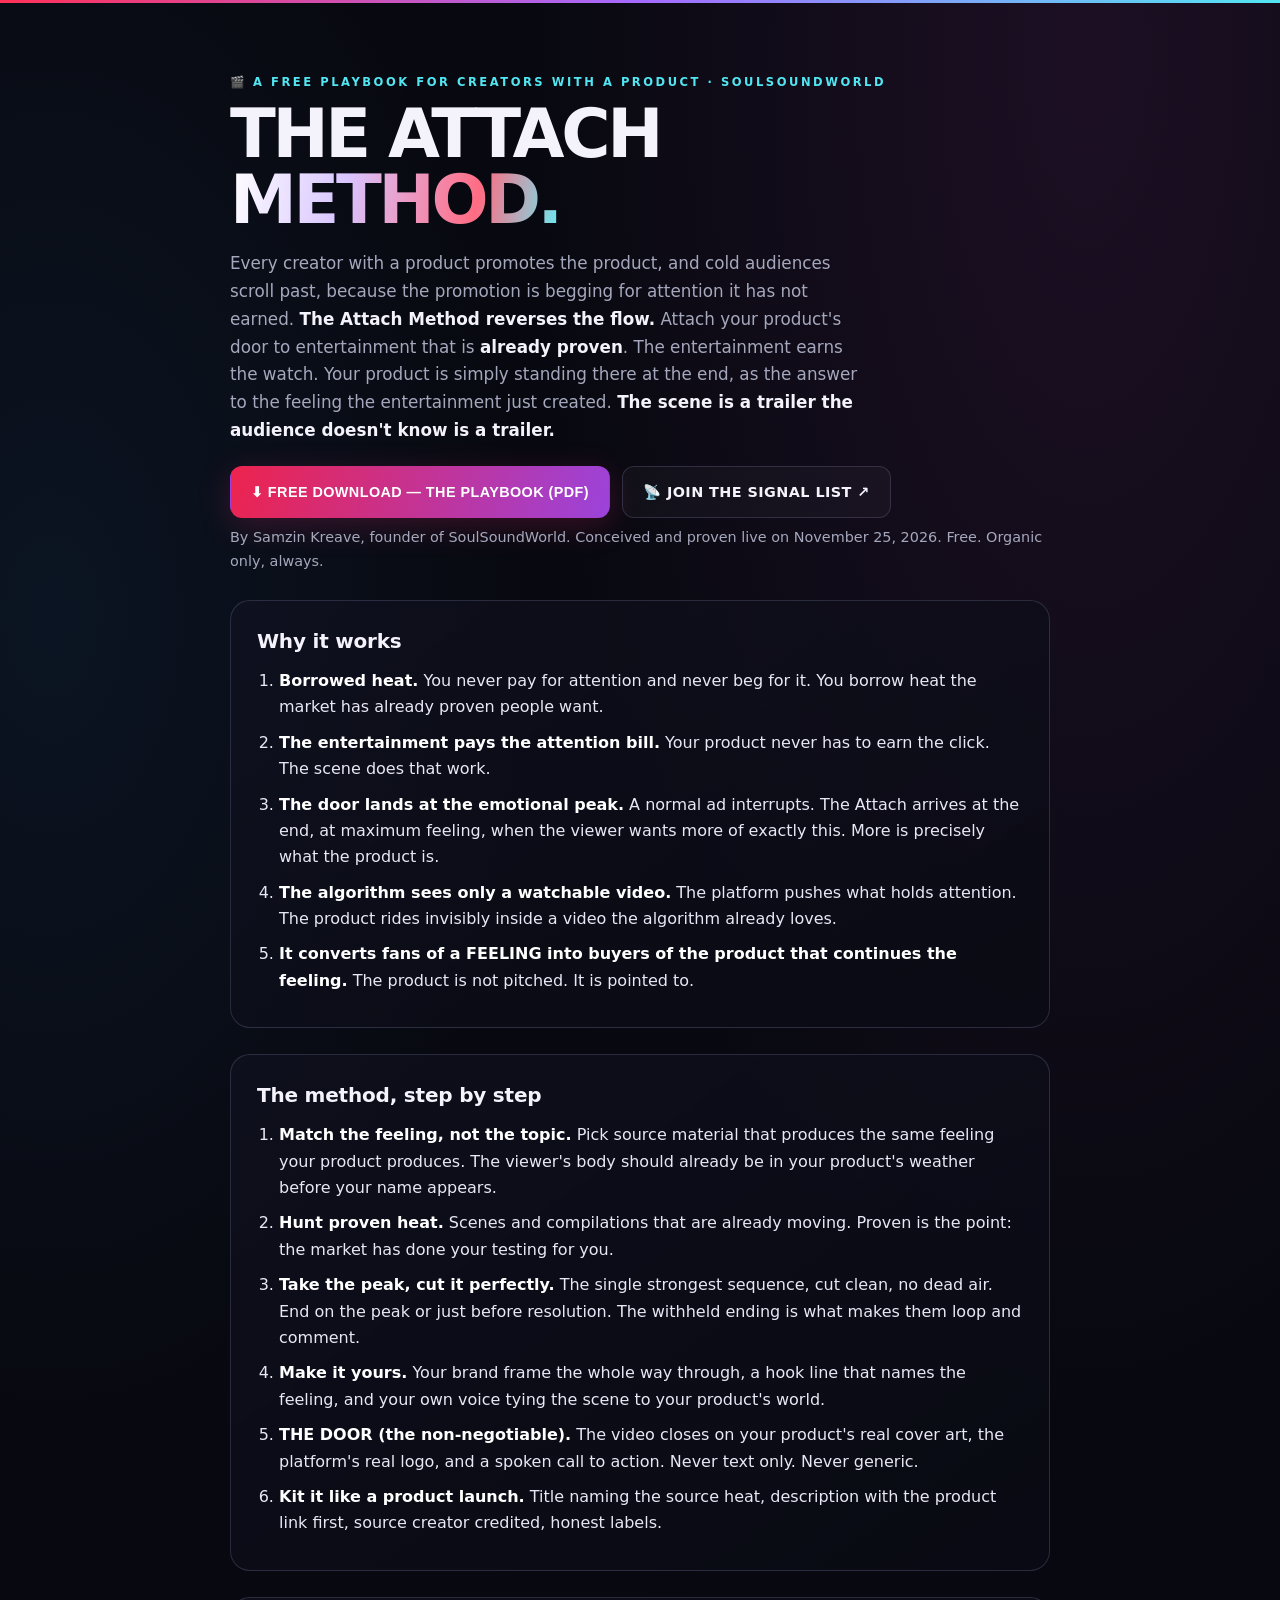
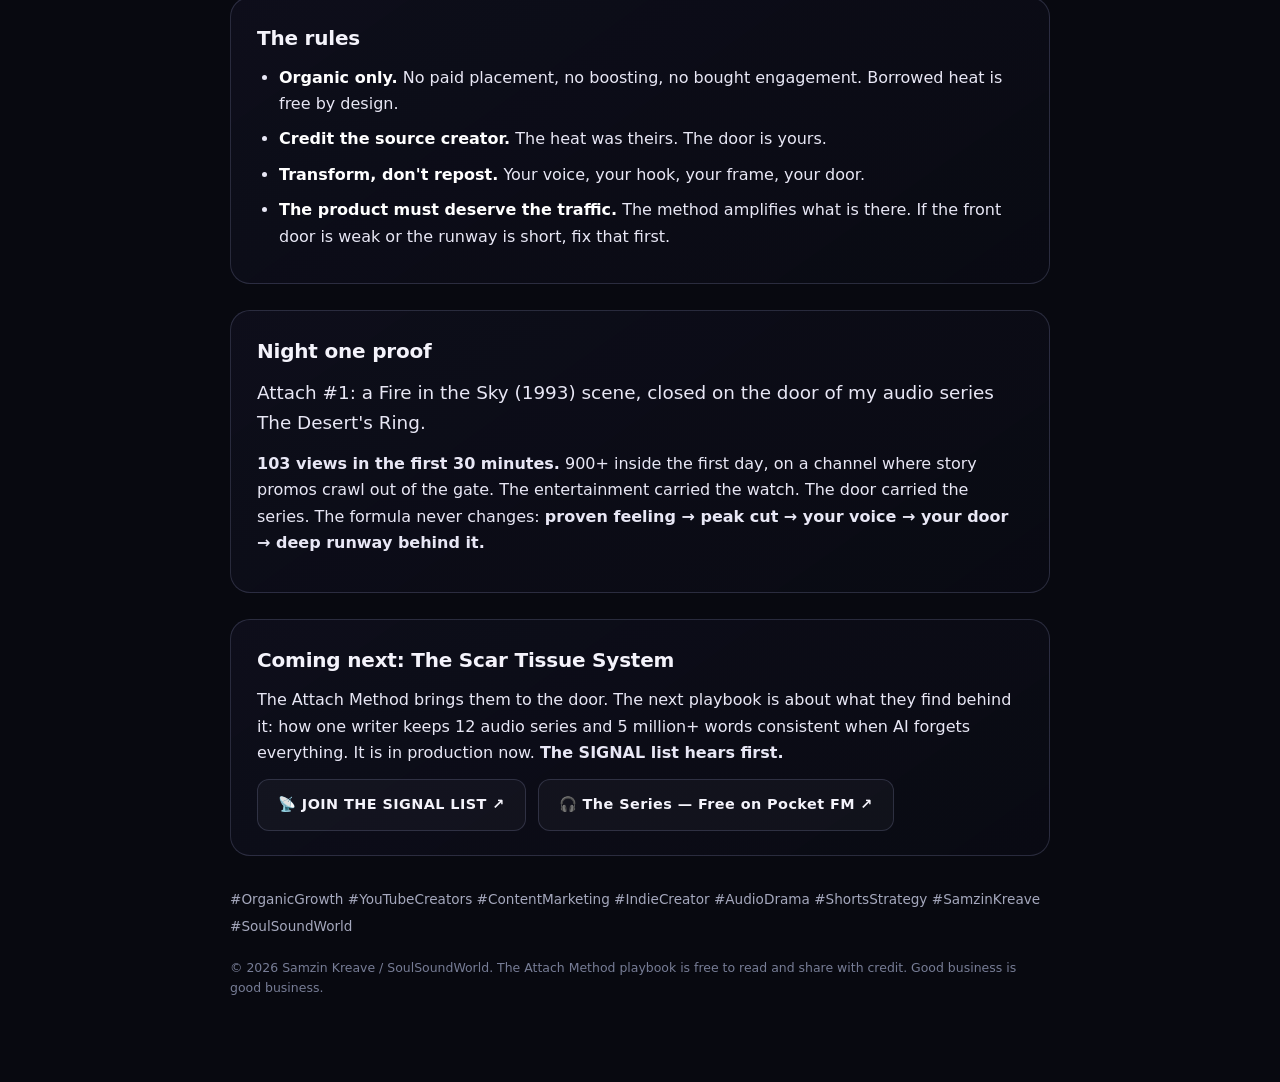
<file: the-attach-method.html>
<!doctype html>
<html lang="en">
<head>
<meta charset="utf-8">
<meta name="viewport" content="width=device-width,initial-scale=1">
<meta name="theme-color" content="#080910">
<title>The Attach Method — Free Playbook | Samzin Kreave | SoulSoundWorld</title>
<meta name="description" content="The Attach Method: a free promotion playbook by Samzin Kreave (SoulSoundWorld). Attach your product's door to entertainment that is already proven. The scene is a trailer the audience doesn't know is a trailer. Organic only. Proven live Nov 25, 2026.">
<meta name="keywords" content="attach method, youtube promotion, organic growth, content marketing, creators with products, shorts strategy, samzin kreave, soulsoundworld, pocket fm">
<meta name="author" content="Samzin Kreave">
<meta name="robots" content="index,follow,max-image-preview:large">
<link rel="canonical" href="https://soulsoundworld.com/the-attach-method.html">
<meta property="og:type" content="article">
<meta property="og:site_name" content="SoulSoundWorld">
<meta property="og:title" content="The Attach Method — Free Playbook | Samzin Kreave">
<meta property="og:description" content="Attach your product's door to entertainment that is already proven. The scene is a trailer the audience doesn't know is a trailer. Free playbook, organic only.">
<meta property="og:url" content="https://soulsoundworld.com/the-attach-method.html">
<style>
:root{color-scheme:dark;--bg:#080910;--panel:#111320;--line:rgba(164,171,218,.2);--text:#f4f3fb;--muted:#a5a8bd;--red:#ff3158;--violet:#a56bff;--cyan:#52e6f2;--gold:#f4c77a;--max:820px}
*{box-sizing:border-box}body{margin:0;background:radial-gradient(ellipse at 85% 2%,#75287830,transparent 35rem),radial-gradient(ellipse at 4% 23%,#215f9a22,transparent 30rem),var(--bg);color:var(--text);font:16px/1.65 Inter,ui-sans-serif,system-ui,-apple-system,"Segoe UI",sans-serif;overflow-x:hidden}
a{color:inherit}.wrap{width:min(var(--max),calc(100% - 40px));margin:auto;padding:44px 0 70px}
.topline{height:3px;background:linear-gradient(90deg,var(--red),var(--violet),var(--cyan))}
.eyebrow{color:var(--cyan);font-size:.72rem;font-weight:850;letter-spacing:.22em;text-transform:uppercase;margin:26px 0 10px}
h1{font-size:clamp(2.4rem,7vw,4.2rem);line-height:.98;letter-spacing:-.05em;margin:6px 0 12px}
.gradient{color:transparent;background:linear-gradient(100deg,#fff,#d8c5ff 35%,#ff6c83 74%,#68edf4);background-clip:text;-webkit-background-clip:text}
.lead{color:var(--muted);font-size:1.05rem;max-width:640px}.lead strong{color:var(--text)}
.actions{display:flex;flex-wrap:wrap;gap:12px;margin:22px 0 8px}
.btn{min-height:52px;padding:13px 20px;border-radius:12px;display:inline-flex;align-items:center;justify-content:center;gap:9px;font-size:.9rem;font-weight:850;letter-spacing:.03em;border:1px solid transparent;text-decoration:none;transition:transform .2s;cursor:pointer}
.btn:hover{transform:translateY(-2px)}
.primary{background:linear-gradient(110deg,#ed234d,#9b43db);box-shadow:0 8px 32px #d52c6b3b;color:#fff}
.secondary{border-color:var(--line);background:#ffffff08;color:var(--text)}
.card{margin:26px 0;padding:24px 26px;border:1px solid var(--line);border-radius:20px;background:linear-gradient(145deg,#12122299,#0a0b14cc)}
.card h2{margin:0 0 10px;font-size:1.25rem;letter-spacing:-.01em}
.card p{color:#e8e7f5;margin:0 0 12px}
.card ol,.card ul{color:#e8e7f5;margin:0 0 6px;padding-left:22px}
.card li{margin:0 0 9px}
.card li strong{color:#fff}
.big{font-size:1.15rem;color:#fff}
.tags{color:var(--muted);font-size:.85rem;line-height:2;margin-top:30px}
.fineprint{color:#777d96;font-size:.78rem;margin-top:18px}
</style>
</head>
<body>
<div class="topline"></div>
<div class="wrap">
  <div class="eyebrow">🎬 A Free Playbook for Creators With a Product · SoulSoundWorld</div>
  <h1>THE ATTACH<br><span class="gradient">METHOD.</span></h1>
  <p class="lead">Every creator with a product promotes the product, and cold audiences scroll past, because the promotion is begging for attention it has not earned. <strong>The Attach Method reverses the flow.</strong> Attach your product's door to entertainment that is <strong>already proven</strong>. The entertainment earns the watch. Your product is simply standing there at the end, as the answer to the feeling the entertainment just created. <strong>The scene is a trailer the audience doesn't know is a trailer.</strong></p>

  <div class="actions">
    <button id="attach-dl" class="btn primary">⬇ FREE DOWNLOAD — THE PLAYBOOK (PDF)</button>
    <a class="btn secondary" href="https://forms.gle/8SBMYaGuH6B9RvTQ9" target="_blank" rel="noopener">📡 JOIN THE SIGNAL LIST ↗</a>
  </div>
  <p style="color:var(--muted);font-size:.9rem;margin:6px 0 0">By Samzin Kreave, founder of SoulSoundWorld. Conceived and proven live on November 25, 2026. Free. Organic only, always.</p>

  <div class="card">
    <h2>Why it works</h2>
    <ol>
      <li><strong>Borrowed heat.</strong> You never pay for attention and never beg for it. You borrow heat the market has already proven people want.</li>
      <li><strong>The entertainment pays the attention bill.</strong> Your product never has to earn the click. The scene does that work.</li>
      <li><strong>The door lands at the emotional peak.</strong> A normal ad interrupts. The Attach arrives at the end, at maximum feeling, when the viewer wants more of exactly this. More is precisely what the product is.</li>
      <li><strong>The algorithm sees only a watchable video.</strong> The platform pushes what holds attention. The product rides invisibly inside a video the algorithm already loves.</li>
      <li><strong>It converts fans of a FEELING into buyers of the product that continues the feeling.</strong> The product is not pitched. It is pointed to.</li>
    </ol>
  </div>

  <div class="card">
    <h2>The method, step by step</h2>
    <ol>
      <li><strong>Match the feeling, not the topic.</strong> Pick source material that produces the same feeling your product produces. The viewer's body should already be in your product's weather before your name appears.</li>
      <li><strong>Hunt proven heat.</strong> Scenes and compilations that are already moving. Proven is the point: the market has done your testing for you.</li>
      <li><strong>Take the peak, cut it perfectly.</strong> The single strongest sequence, cut clean, no dead air. End on the peak or just before resolution. The withheld ending is what makes them loop and comment.</li>
      <li><strong>Make it yours.</strong> Your brand frame the whole way through, a hook line that names the feeling, and your own voice tying the scene to your product's world.</li>
      <li><strong>THE DOOR (the non-negotiable).</strong> The video closes on your product's real cover art, the platform's real logo, and a spoken call to action. Never text only. Never generic.</li>
      <li><strong>Kit it like a product launch.</strong> Title naming the source heat, description with the product link first, source creator credited, honest labels.</li>
    </ol>
  </div>

  <div class="card">
    <h2>The rules</h2>
    <ul>
      <li><strong>Organic only.</strong> No paid placement, no boosting, no bought engagement. Borrowed heat is free by design.</li>
      <li><strong>Credit the source creator.</strong> The heat was theirs. The door is yours.</li>
      <li><strong>Transform, don't repost.</strong> Your voice, your hook, your frame, your door.</li>
      <li><strong>The product must deserve the traffic.</strong> The method amplifies what is there. If the front door is weak or the runway is short, fix that first.</li>
    </ul>
  </div>

  <div class="card">
    <h2>Night one proof</h2>
    <p class="big">Attach #1: a Fire in the Sky (1993) scene, closed on the door of my audio series The Desert's Ring.</p>
    <p><strong>103 views in the first 30 minutes.</strong> 900+ inside the first day, on a channel where story promos crawl out of the gate. The entertainment carried the watch. The door carried the series. The formula never changes: <strong>proven feeling → peak cut → your voice → your door → deep runway behind it.</strong></p>
  </div>

  <div class="card">
    <h2>Coming next: The Scar Tissue System</h2>
    <p>The Attach Method brings them to the door. The next playbook is about what they find behind it: how one writer keeps 12 audio series and 5 million+ words consistent when AI forgets everything. It is in production now. <strong>The SIGNAL list hears first.</strong></p>
    <div class="actions" style="margin:12px 0 0">
      <a class="btn secondary" href="https://forms.gle/8SBMYaGuH6B9RvTQ9" target="_blank" rel="noopener">📡 JOIN THE SIGNAL LIST ↗</a>
      <a class="btn secondary" href="https://listen.pocketfm.com/2IE7/9m035nzz" target="_blank" rel="noopener">🎧 The Series — Free on Pocket FM ↗</a>
    </div>
  </div>

  <p class="tags">#OrganicGrowth #YouTubeCreators #ContentMarketing #IndieCreator #AudioDrama #ShortsStrategy #SamzinKreave #SoulSoundWorld</p>
  <p class="fineprint">© 2026 Samzin Kreave / SoulSoundWorld. The Attach Method playbook is free to read and share with credit. Good business is good business.</p>
</div>
<script data-goatcounter="https://soulsoundworld.goatcounter.com/count" async src="//gc.zgo.at/count.js"></script>
<script>
(function(){
  var btn = document.getElementById('attach-dl');
  if (!btn) return;
  btn.addEventListener('click', function(){
    if (window.goatcounter && window.goatcounter.count) {
      window.goatcounter.count({path: 'attach-download', event: true});
    }
    fetch('docs/the-attach-method.b64').then(function(r){ return r.text(); }).then(function(t){
      var b64 = t.replace(/\s+/g, '');
      var bin = atob(b64);
      var bytes = new Uint8Array(bin.length);
      for (var i = 0; i < bin.length; i++) { bytes[i] = bin.charCodeAt(i); }
      var url = URL.createObjectURL(new Blob([bytes], {type: 'application/pdf'}));
      var a = document.createElement('a');
      a.href = url;
      a.download = 'The-Attach-Method-Samzin-Kreave.pdf';
      document.body.appendChild(a);
      a.click();
      document.body.removeChild(a);
      setTimeout(function(){ URL.revokeObjectURL(url); }, 4000);
    }).catch(function(){});
  });
})();
</script>
</body>
</html>
</file>
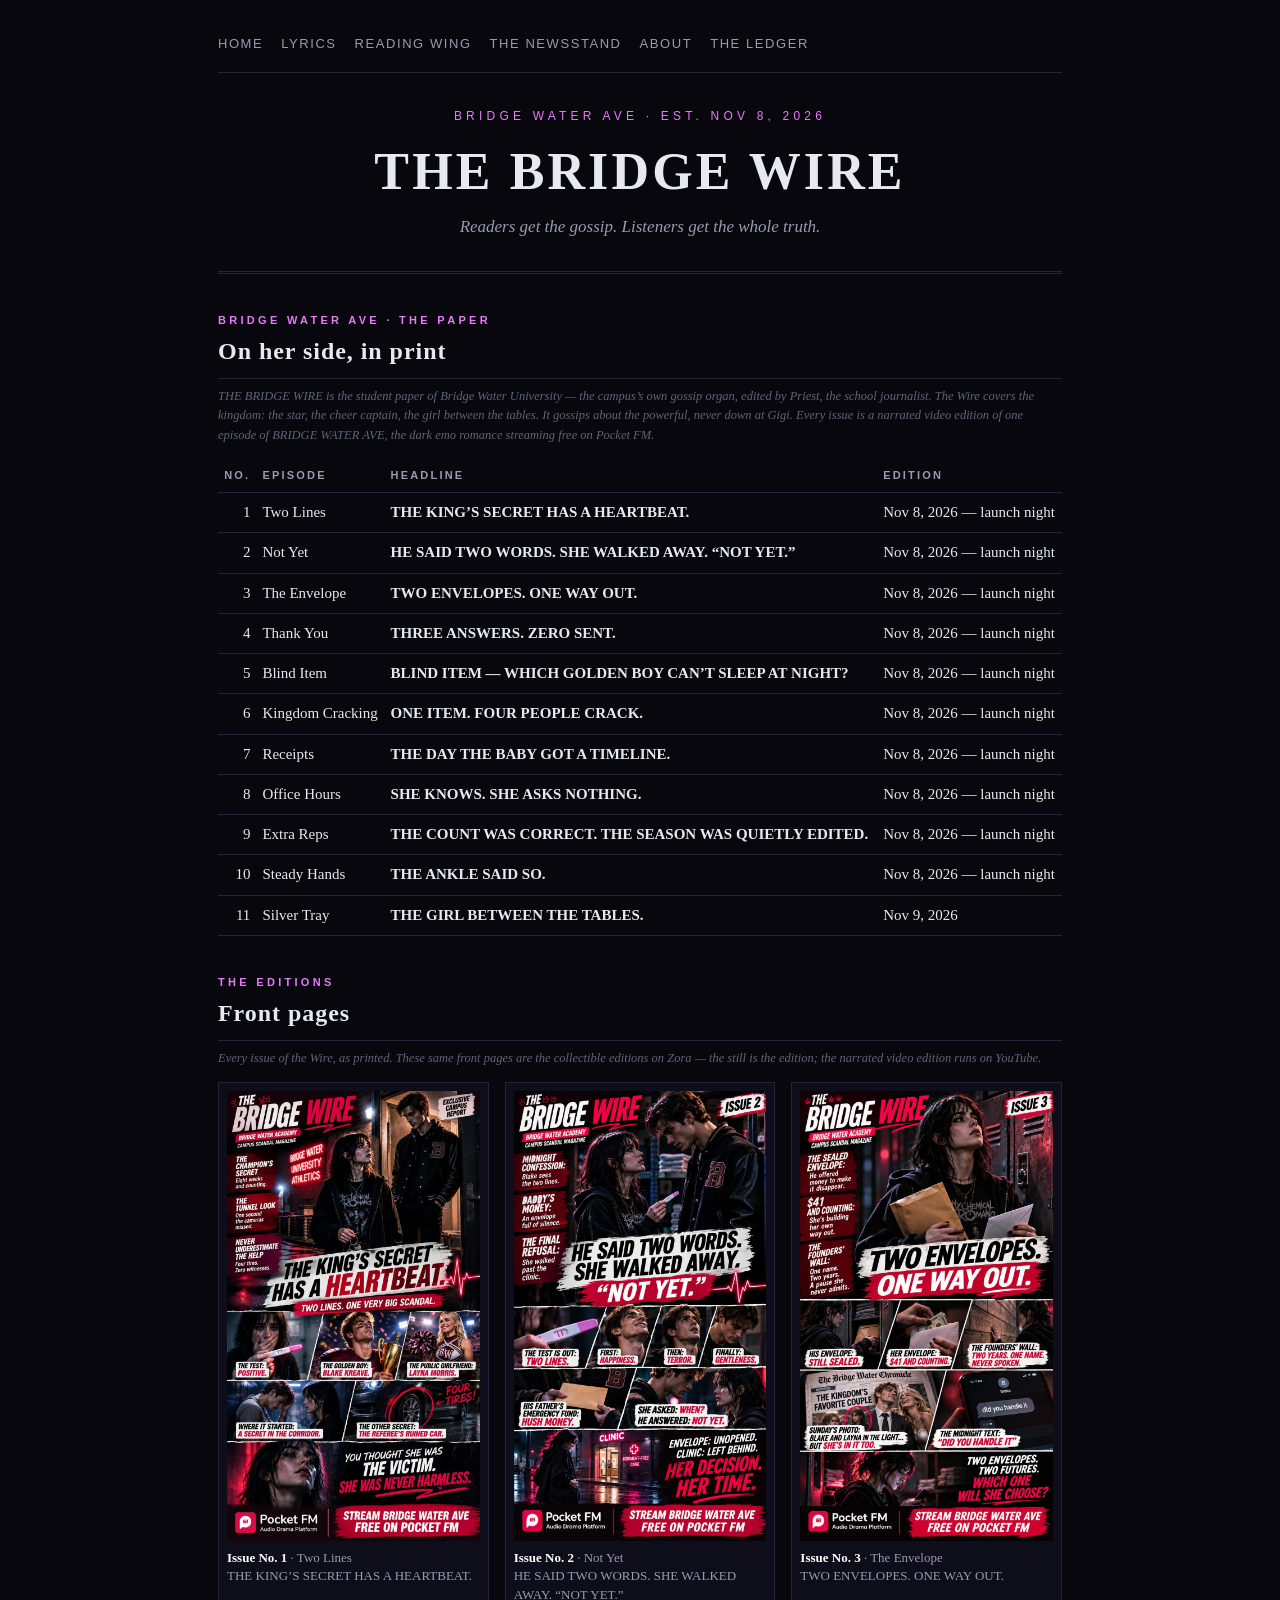
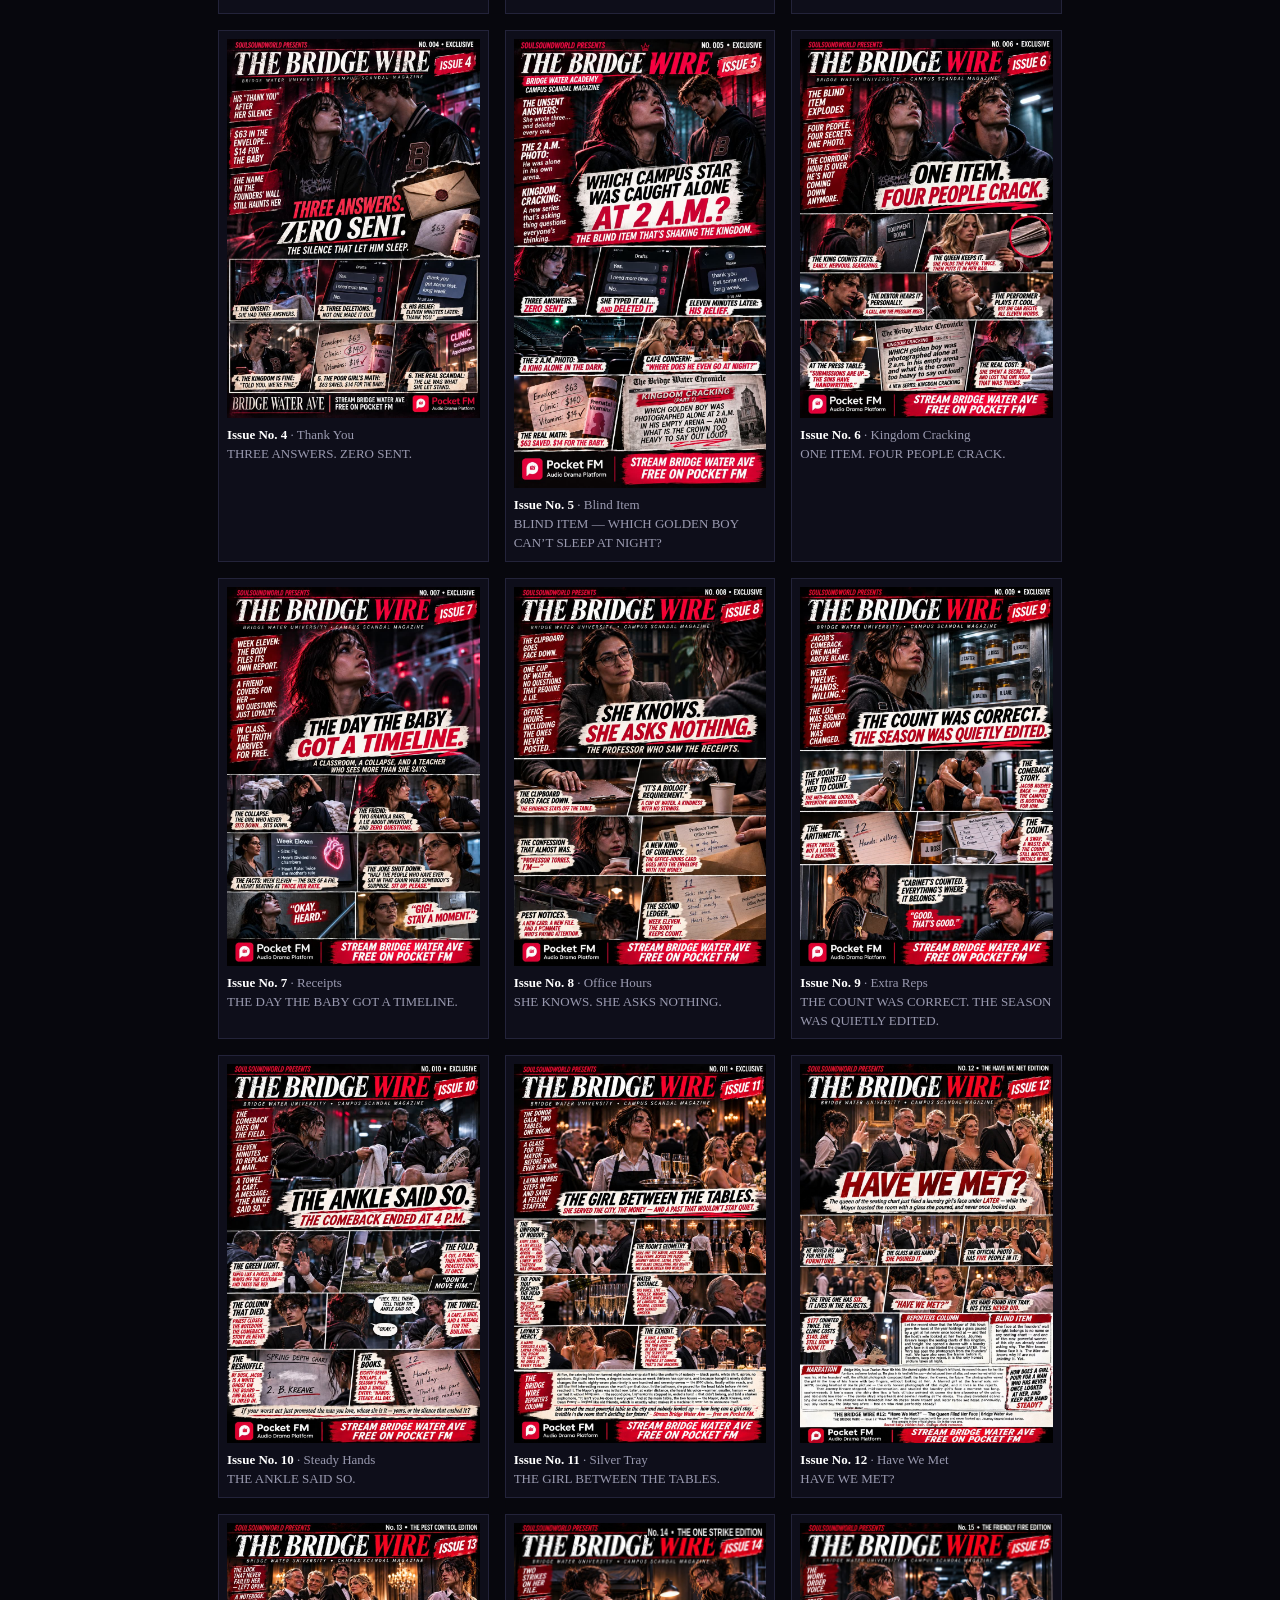
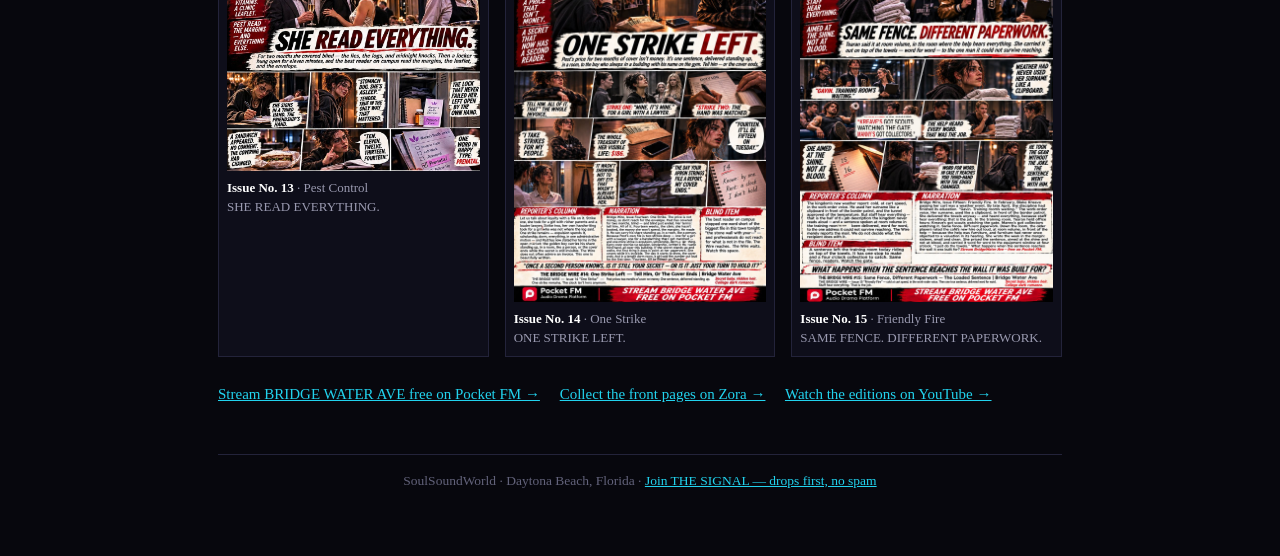
<file: the-bridge-wire.html>
<!DOCTYPE html>
<html lang="en">
<head>
<meta charset="UTF-8">
<meta name="viewport" content="width=device-width, initial-scale=1.0">
<title>The Bridge Wire — Bridge Water Ave’s Paper</title>
<meta name="description" content="THE BRIDGE WIRE: the gossip magazine of Bridge Water University — every issue a narrated video edition of Bridge Water Ave, the Pocket FM dark emo romance.">
<style>
  :root{
    --bg:#07070d; --panel:#0e0e1a; --panel2:#121222;
    --ink:#e8e8f2; --dim:#9a9ab0; --faint:#62627a;
    --cyan:#22d3ee; --mag:#e879f9; --gold:#fbbf24; --red:#f87171;
    --line:#23233a;
  }
  *{margin:0;padding:0;box-sizing:border-box}
  body{background:var(--bg);color:var(--ink);font-family:Georgia,'Times New Roman',serif;line-height:1.55}
  a{color:var(--cyan)}
  .wrap{max-width:880px;margin:0 auto;padding:24px 18px 64px}
  nav{display:flex;gap:18px;flex-wrap:wrap;font-family:Arial,Helvetica,sans-serif;font-size:13px;letter-spacing:.12em;text-transform:uppercase;padding:10px 0 18px;border-bottom:1px solid var(--line)}
  nav a{color:var(--dim);text-decoration:none}
  nav a:hover{color:var(--cyan)}
  .masthead{text-align:center;padding:34px 0 8px}
  .masthead .over{font-family:Arial,Helvetica,sans-serif;font-size:12px;letter-spacing:.35em;color:var(--mag);text-transform:uppercase}
  .masthead h1{font-size:52px;letter-spacing:.06em;margin:6px 0 2px}
  .masthead .motto{font-style:italic;color:var(--dim);font-size:17px}
  .masthead .stamp{font-family:Arial,Helvetica,sans-serif;font-size:12px;color:var(--faint);letter-spacing:.15em;margin-top:10px;text-transform:uppercase}
  .rule{border:none;border-top:3px double var(--line);margin:22px 0}
  .counters{display:grid;grid-template-columns:repeat(auto-fit,minmax(180px,1fr));gap:14px;margin:8px 0 4px}
  .counter{background:var(--panel);border:1px solid var(--line);border-top:3px solid var(--cyan);padding:18px 14px;text-align:center}
  .counter .num{font-size:34px;font-weight:bold;color:#fff}
  .counter .lab{font-family:Arial,Helvetica,sans-serif;font-size:11px;letter-spacing:.2em;text-transform:uppercase;color:var(--dim);margin-top:4px}
  .counter .sub{font-size:12.5px;color:var(--faint);margin-top:6px;font-style:italic}
  section{margin-top:38px}
  h2{font-size:24px;letter-spacing:.04em;border-bottom:1px solid var(--line);padding-bottom:8px}
  h2 .kicker{display:block;font-family:Arial,Helvetica,sans-serif;font-size:11px;letter-spacing:.3em;color:var(--mag);text-transform:uppercase;margin-bottom:4px}
  .basis{font-size:12.5px;color:var(--faint);font-style:italic;margin:8px 0 14px}
  .bar-row{margin:12px 0}
  .bar-row .bar-head{display:flex;justify-content:space-between;font-size:15px}
  .bar-row .bar-head b{color:#fff}
  .bar{height:12px;background:var(--panel2);border:1px solid var(--line);margin-top:5px}
  .bar i{display:block;height:100%;background:linear-gradient(90deg,var(--cyan),var(--mag))}
  .bar.gold i{background:linear-gradient(90deg,var(--gold),var(--red))}
  table{width:100%;border-collapse:collapse;font-size:15px}
  td,th{padding:8px 6px;border-bottom:1px solid var(--line);text-align:left}
  th{font-family:Arial,Helvetica,sans-serif;font-size:11px;letter-spacing:.2em;text-transform:uppercase;color:var(--dim)}
  td.n,th.n{text-align:right;font-variant-numeric:tabular-nums}
  .mile{border-left:3px solid var(--gold);padding:6px 0 6px 14px;margin:14px 0}
  .mile .d{font-family:Arial,Helvetica,sans-serif;font-size:11px;letter-spacing:.2em;color:var(--gold);text-transform:uppercase}
  .mile p{font-size:15.5px}
  .note{background:var(--panel);border:1px solid var(--line);padding:16px 18px;font-size:14.5px;color:var(--dim);margin-top:40px}
  .note b{color:var(--ink)}
  footer{margin-top:34px;text-align:center;color:var(--faint);font-size:13px}
</style>
<style>
  .papers{display:grid;grid-template-columns:repeat(auto-fit,minmax(240px,1fr));gap:14px;margin-top:10px}
  .paper{background:var(--panel);border:1px solid var(--line);border-top:3px solid var(--mag);padding:18px 16px}
  .paper.gold{border-top-color:var(--gold)} .paper.red{border-top-color:var(--red)}
  .paper h3{font-size:23px;letter-spacing:.03em;margin-bottom:2px}
  .paper .kind{font-family:Arial,Helvetica,sans-serif;font-size:11px;letter-spacing:.22em;text-transform:uppercase;color:var(--mag)}
  .paper.gold .kind{color:var(--gold)} .paper.red .kind{color:var(--red)}
  .paper .pm{font-style:italic;color:var(--dim);font-size:14.5px;margin:8px 0}
  .paper .latest{font-size:14.5px;margin:10px 0}
  .paper .latest b{color:#fff}
  .doors{margin-top:26px;font-size:15px}
  .doors a{margin-right:16px}
  footer{margin-top:48px;border-top:1px solid var(--line);padding-top:16px;font-size:13.5px;color:var(--faint);text-align:center}
  .gallery{display:grid;grid-template-columns:repeat(auto-fill,minmax(200px,1fr));gap:16px;margin-top:14px}
  .gallery figure{background:var(--panel);border:1px solid var(--line);padding:8px}
  .gallery img{width:100%;height:auto;display:block}
  .gallery figcaption{font-size:13px;color:var(--dim);margin-top:8px;line-height:1.45}
  .gallery figcaption b{color:#fff}
  .hero-img{width:100%;height:auto;display:block;border:1px solid var(--line)}
</style>
</head>
<body>
<div class="wrap">
  <nav>
    <a href="index.html">Home</a>
    <a href="lyrics.html">Lyrics</a>
    <a href="read.html">Reading Wing</a>
    <a href="newsstand.html">The Newsstand</a>
    <a href="about.html">About</a>
    <a href="ledger.html">The Ledger</a>
  </nav>
  <div class="masthead">
    <div class="over">Bridge Water Ave · Est. Nov 8, 2026</div>
    <h1>THE BRIDGE WIRE</h1>
    <div class="motto">Readers get the gossip. Listeners get the whole truth.</div>
  </div>
  <hr class="rule">

  <section>
    <h2><span class="kicker">Bridge Water Ave · The Paper</span>On her side, in print</h2>
    <p class="basis">THE BRIDGE WIRE is the student paper of Bridge Water University — the campus’s own gossip organ, edited by Priest, the school journalist. The Wire covers the kingdom: the star, the cheer captain, the girl between the tables. It gossips about the powerful, never down at Gigi. Every issue is a narrated video edition of one episode of BRIDGE WATER AVE, the dark emo romance streaming free on Pocket FM.</p>
    <table>
      <tr><th class="n">No.</th><th>Episode</th><th>Headline</th><th>Edition</th></tr>
      <tr><td class="n">1</td><td>Two Lines</td><td><b>THE KING’S SECRET HAS A HEARTBEAT.</b></td><td>Nov 8, 2026 — launch night</td></tr>
      <tr><td class="n">2</td><td>Not Yet</td><td><b>HE SAID TWO WORDS. SHE WALKED AWAY. “NOT YET.”</b></td><td>Nov 8, 2026 — launch night</td></tr>
      <tr><td class="n">3</td><td>The Envelope</td><td><b>TWO ENVELOPES. ONE WAY OUT.</b></td><td>Nov 8, 2026 — launch night</td></tr>
      <tr><td class="n">4</td><td>Thank You</td><td><b>THREE ANSWERS. ZERO SENT.</b></td><td>Nov 8, 2026 — launch night</td></tr>
      <tr><td class="n">5</td><td>Blind Item</td><td><b>BLIND ITEM — WHICH GOLDEN BOY CAN’T SLEEP AT NIGHT?</b></td><td>Nov 8, 2026 — launch night</td></tr>
      <tr><td class="n">6</td><td>Kingdom Cracking</td><td><b>ONE ITEM. FOUR PEOPLE CRACK.</b></td><td>Nov 8, 2026 — launch night</td></tr>
      <tr><td class="n">7</td><td>Receipts</td><td><b>THE DAY THE BABY GOT A TIMELINE.</b></td><td>Nov 8, 2026 — launch night</td></tr>
      <tr><td class="n">8</td><td>Office Hours</td><td><b>SHE KNOWS. SHE ASKS NOTHING.</b></td><td>Nov 8, 2026 — launch night</td></tr>
      <tr><td class="n">9</td><td>Extra Reps</td><td><b>THE COUNT WAS CORRECT. THE SEASON WAS QUIETLY EDITED.</b></td><td>Nov 8, 2026 — launch night</td></tr>
      <tr><td class="n">10</td><td>Steady Hands</td><td><b>THE ANKLE SAID SO.</b></td><td>Nov 8, 2026 — launch night</td></tr>
      <tr><td class="n">11</td><td>Silver Tray</td><td><b>THE GIRL BETWEEN THE TABLES.</b></td><td>Nov 9, 2026</td></tr>
    </table>

  <section>
    <h2><span class="kicker">The Editions</span>Front pages</h2>
    <p class="basis">Every issue of the Wire, as printed. These same front pages are the collectible editions on Zora — the still is the edition; the narrated video edition runs on YouTube.</p>
    <div class="gallery">
      <figure><img src="img/papers/wire-01.jpg" alt="The Bridge Wire, Issue No. 1 — Two Lines" loading="lazy"><figcaption><b>Issue No. 1</b> · Two Lines<br>THE KING’S SECRET HAS A HEARTBEAT.</figcaption></figure>
      <figure><img src="img/papers/wire-02.jpg" alt="The Bridge Wire, Issue No. 2 — Not Yet" loading="lazy"><figcaption><b>Issue No. 2</b> · Not Yet<br>HE SAID TWO WORDS. SHE WALKED AWAY. “NOT YET.”</figcaption></figure>
      <figure><img src="img/papers/wire-03.jpg" alt="The Bridge Wire, Issue No. 3 — The Envelope" loading="lazy"><figcaption><b>Issue No. 3</b> · The Envelope<br>TWO ENVELOPES. ONE WAY OUT.</figcaption></figure>
      <figure><img src="img/papers/wire-04.jpg" alt="The Bridge Wire, Issue No. 4 — Thank You" loading="lazy"><figcaption><b>Issue No. 4</b> · Thank You<br>THREE ANSWERS. ZERO SENT.</figcaption></figure>
      <figure><img src="img/papers/wire-05.jpg" alt="The Bridge Wire, Issue No. 5 — Blind Item" loading="lazy"><figcaption><b>Issue No. 5</b> · Blind Item<br>BLIND ITEM — WHICH GOLDEN BOY CAN’T SLEEP AT NIGHT?</figcaption></figure>
      <figure><img src="img/papers/wire-06.jpg" alt="The Bridge Wire, Issue No. 6 — Kingdom Cracking" loading="lazy"><figcaption><b>Issue No. 6</b> · Kingdom Cracking<br>ONE ITEM. FOUR PEOPLE CRACK.</figcaption></figure>
      <figure><img src="img/papers/wire-07.jpg" alt="The Bridge Wire, Issue No. 7 — Receipts" loading="lazy"><figcaption><b>Issue No. 7</b> · Receipts<br>THE DAY THE BABY GOT A TIMELINE.</figcaption></figure>
      <figure><img src="img/papers/wire-08.jpg" alt="The Bridge Wire, Issue No. 8 — Office Hours" loading="lazy"><figcaption><b>Issue No. 8</b> · Office Hours<br>SHE KNOWS. SHE ASKS NOTHING.</figcaption></figure>
      <figure><img src="img/papers/wire-09.jpg" alt="The Bridge Wire, Issue No. 9 — Extra Reps" loading="lazy"><figcaption><b>Issue No. 9</b> · Extra Reps<br>THE COUNT WAS CORRECT. THE SEASON WAS QUIETLY EDITED.</figcaption></figure>
      <figure><img src="img/papers/wire-10.jpg" alt="The Bridge Wire, Issue No. 10 — Steady Hands" loading="lazy"><figcaption><b>Issue No. 10</b> · Steady Hands<br>THE ANKLE SAID SO.</figcaption></figure>
      <figure><img src="img/papers/wire-11.jpg" alt="The Bridge Wire, Issue No. 11 — Silver Tray" loading="lazy"><figcaption><b>Issue No. 11</b> · Silver Tray<br>THE GIRL BETWEEN THE TABLES.</figcaption></figure>
      <figure><img src="img/papers/wire-12.jpg" alt="The Bridge Wire, Issue No. 12 — Have We Met" loading="lazy"><figcaption><b>Issue No. 12</b> · Have We Met<br>HAVE WE MET?</figcaption></figure>
      <figure><img src="img/papers/wire-13.jpg" alt="The Bridge Wire, Issue No. 13 — Pest Control" loading="lazy"><figcaption><b>Issue No. 13</b> · Pest Control<br>SHE READ EVERYTHING.</figcaption></figure>
      <figure><img src="img/papers/wire-14.jpg" alt="The Bridge Wire, Issue No. 14 — One Strike" loading="lazy"><figcaption><b>Issue No. 14</b> · One Strike<br>ONE STRIKE LEFT.</figcaption></figure>
      <figure><img src="img/papers/wire-15.jpg" alt="The Bridge Wire, Issue No. 15 — Friendly Fire" loading="lazy"><figcaption><b>Issue No. 15</b> · Friendly Fire<br>SAME FENCE. DIFFERENT PAPERWORK.</figcaption></figure>
    </div>
  </section>
    <p class="doors"><a href="https://pocketfm.com/show/4c99e8eced42a73ac0e9d1f3465e494f4f32e8ee">Stream BRIDGE WATER AVE free on Pocket FM →</a> <a href="https://zora.co/@soulsoundcreations">Collect the front pages on Zora →</a> <a href="https://www.youtube.com/@samzinkreave_soulsoundworld">Watch the editions on YouTube →</a></p>
  </section>

  <footer>
    SoulSoundWorld · Daytona Beach, Florida · <a href="https://forms.gle/8SBMYaGuH6B9RvTQ9">Join THE SIGNAL — drops first, no spam</a>
  </footer>
</div>
</body>
</html>
</file>
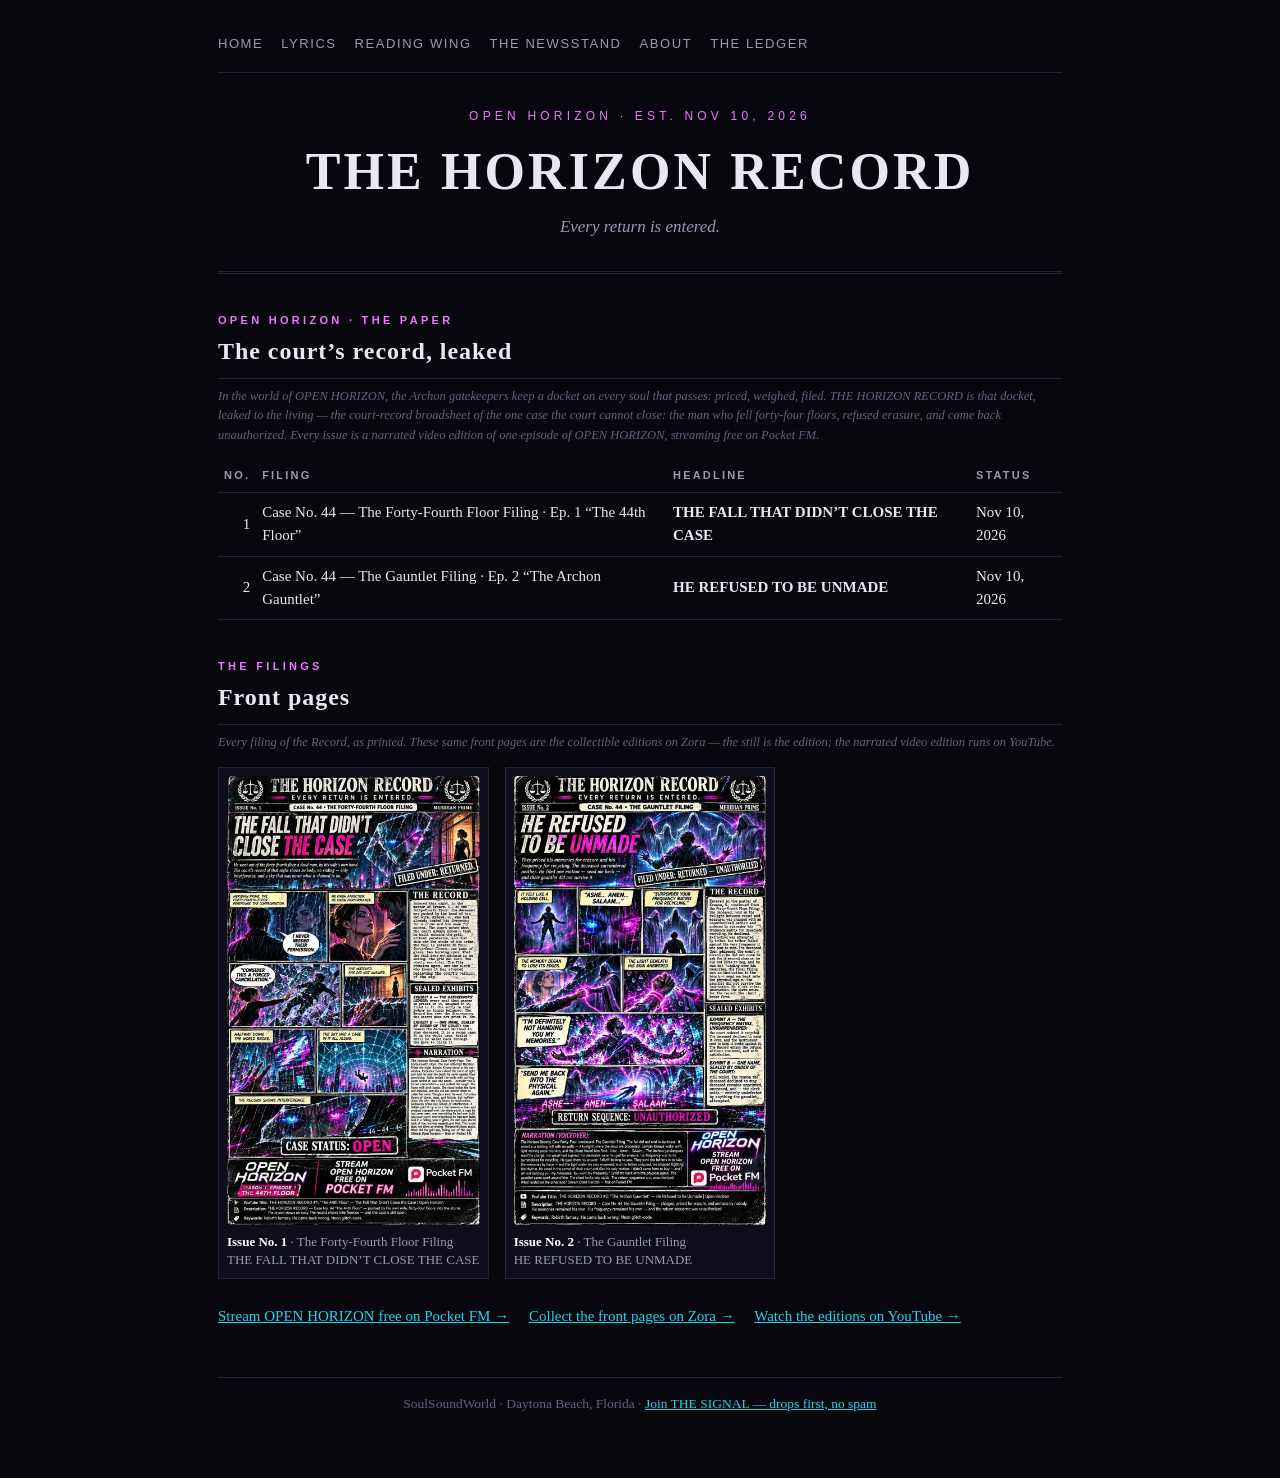
<file: the-horizon-record.html>
<!DOCTYPE html>
<html lang="en">
<head>
<meta charset="UTF-8">
<meta name="viewport" content="width=device-width, initial-scale=1.0">
<title>The Horizon Record — Open Horizon’s Paper</title>
<meta name="description" content="THE HORIZON RECORD: the Archon court’s own record paper, leaked to the living — “Every return is entered.” Narrated video editions of the Pocket FM dark rebirth-fantasy OPEN HORIZON.">
<style>
  :root{
    --bg:#07070d; --panel:#0e0e1a; --panel2:#121222;
    --ink:#e8e8f2; --dim:#9a9ab0; --faint:#62627a;
    --cyan:#22d3ee; --mag:#e879f9; --gold:#fbbf24; --red:#f87171;
    --line:#23233a;
  }
  *{margin:0;padding:0;box-sizing:border-box}
  body{background:var(--bg);color:var(--ink);font-family:Georgia,'Times New Roman',serif;line-height:1.55}
  a{color:var(--cyan)}
  .wrap{max-width:880px;margin:0 auto;padding:24px 18px 64px}
  nav{display:flex;gap:18px;flex-wrap:wrap;font-family:Arial,Helvetica,sans-serif;font-size:13px;letter-spacing:.12em;text-transform:uppercase;padding:10px 0 18px;border-bottom:1px solid var(--line)}
  nav a{color:var(--dim);text-decoration:none}
  nav a:hover{color:var(--cyan)}
  .masthead{text-align:center;padding:34px 0 8px}
  .masthead .over{font-family:Arial,Helvetica,sans-serif;font-size:12px;letter-spacing:.35em;color:var(--mag);text-transform:uppercase}
  .masthead h1{font-size:52px;letter-spacing:.06em;margin:6px 0 2px}
  .masthead .motto{font-style:italic;color:var(--dim);font-size:17px}
  .masthead .stamp{font-family:Arial,Helvetica,sans-serif;font-size:12px;color:var(--faint);letter-spacing:.15em;margin-top:10px;text-transform:uppercase}
  .rule{border:none;border-top:3px double var(--line);margin:22px 0}
  .counters{display:grid;grid-template-columns:repeat(auto-fit,minmax(180px,1fr));gap:14px;margin:8px 0 4px}
  .counter{background:var(--panel);border:1px solid var(--line);border-top:3px solid var(--cyan);padding:18px 14px;text-align:center}
  .counter .num{font-size:34px;font-weight:bold;color:#fff}
  .counter .lab{font-family:Arial,Helvetica,sans-serif;font-size:11px;letter-spacing:.2em;text-transform:uppercase;color:var(--dim);margin-top:4px}
  .counter .sub{font-size:12.5px;color:var(--faint);margin-top:6px;font-style:italic}
  section{margin-top:38px}
  h2{font-size:24px;letter-spacing:.04em;border-bottom:1px solid var(--line);padding-bottom:8px}
  h2 .kicker{display:block;font-family:Arial,Helvetica,sans-serif;font-size:11px;letter-spacing:.3em;color:var(--mag);text-transform:uppercase;margin-bottom:4px}
  .basis{font-size:12.5px;color:var(--faint);font-style:italic;margin:8px 0 14px}
  .bar-row{margin:12px 0}
  .bar-row .bar-head{display:flex;justify-content:space-between;font-size:15px}
  .bar-row .bar-head b{color:#fff}
  .bar{height:12px;background:var(--panel2);border:1px solid var(--line);margin-top:5px}
  .bar i{display:block;height:100%;background:linear-gradient(90deg,var(--cyan),var(--mag))}
  .bar.gold i{background:linear-gradient(90deg,var(--gold),var(--red))}
  table{width:100%;border-collapse:collapse;font-size:15px}
  td,th{padding:8px 6px;border-bottom:1px solid var(--line);text-align:left}
  th{font-family:Arial,Helvetica,sans-serif;font-size:11px;letter-spacing:.2em;text-transform:uppercase;color:var(--dim)}
  td.n,th.n{text-align:right;font-variant-numeric:tabular-nums}
  .mile{border-left:3px solid var(--gold);padding:6px 0 6px 14px;margin:14px 0}
  .mile .d{font-family:Arial,Helvetica,sans-serif;font-size:11px;letter-spacing:.2em;color:var(--gold);text-transform:uppercase}
  .mile p{font-size:15.5px}
  .note{background:var(--panel);border:1px solid var(--line);padding:16px 18px;font-size:14.5px;color:var(--dim);margin-top:40px}
  .note b{color:var(--ink)}
  footer{margin-top:34px;text-align:center;color:var(--faint);font-size:13px}
</style>
<style>
  .papers{display:grid;grid-template-columns:repeat(auto-fit,minmax(240px,1fr));gap:14px;margin-top:10px}
  .paper{background:var(--panel);border:1px solid var(--line);border-top:3px solid var(--mag);padding:18px 16px}
  .paper.gold{border-top-color:var(--gold)} .paper.red{border-top-color:var(--red)}
  .paper h3{font-size:23px;letter-spacing:.03em;margin-bottom:2px}
  .paper .kind{font-family:Arial,Helvetica,sans-serif;font-size:11px;letter-spacing:.22em;text-transform:uppercase;color:var(--mag)}
  .paper.gold .kind{color:var(--gold)} .paper.red .kind{color:var(--red)}
  .paper .pm{font-style:italic;color:var(--dim);font-size:14.5px;margin:8px 0}
  .paper .latest{font-size:14.5px;margin:10px 0}
  .paper .latest b{color:#fff}
  .doors{margin-top:26px;font-size:15px}
  .doors a{margin-right:16px}
  footer{margin-top:48px;border-top:1px solid var(--line);padding-top:16px;font-size:13.5px;color:var(--faint);text-align:center}
  .gallery{display:grid;grid-template-columns:repeat(auto-fill,minmax(200px,1fr));gap:16px;margin-top:14px}
  .gallery figure{background:var(--panel);border:1px solid var(--line);padding:8px}
  .gallery img{width:100%;height:auto;display:block}
  .gallery figcaption{font-size:13px;color:var(--dim);margin-top:8px;line-height:1.45}
  .gallery figcaption b{color:#fff}
  .hero-img{width:100%;height:auto;display:block;border:1px solid var(--line)}
</style>
</head>
<body>
<div class="wrap">
  <nav>
    <a href="index.html">Home</a>
    <a href="lyrics.html">Lyrics</a>
    <a href="read.html">Reading Wing</a>
    <a href="newsstand.html">The Newsstand</a>
    <a href="about.html">About</a>
    <a href="ledger.html">The Ledger</a>
  </nav>
  <div class="masthead">
    <div class="over">Open Horizon · Est. Nov 10, 2026</div>
    <h1>THE HORIZON RECORD</h1>
    <div class="motto">Every return is entered.</div>
  </div>
  <hr class="rule">

  <section>
    <h2><span class="kicker">Open Horizon · The Paper</span>The court’s record, leaked</h2>
    <p class="basis">In the world of OPEN HORIZON, the Archon gatekeepers keep a docket on every soul that passes: priced, weighed, filed. THE HORIZON RECORD is that docket, leaked to the living — the court-record broadsheet of the one case the court cannot close: the man who fell forty-four floors, refused erasure, and came back unauthorized. Every issue is a narrated video edition of one episode of OPEN HORIZON, streaming free on Pocket FM.</p>
    <table>
      <tr><th class="n">No.</th><th>Filing</th><th>Headline</th><th>Status</th></tr>
      <tr><td class="n">1</td><td>Case No. 44 — The Forty-Fourth Floor Filing · Ep. 1 “The 44th Floor”</td><td><b>THE FALL THAT DIDN’T CLOSE THE CASE</b></td><td>Nov 10, 2026</td></tr>
      <tr><td class="n">2</td><td>Case No. 44 — The Gauntlet Filing · Ep. 2 “The Archon Gauntlet”</td><td><b>HE REFUSED TO BE UNMADE</b></td><td>Nov 10, 2026</td></tr>
    </table>

  <section>
    <h2><span class="kicker">The Filings</span>Front pages</h2>
    <p class="basis">Every filing of the Record, as printed. These same front pages are the collectible editions on Zora — the still is the edition; the narrated video edition runs on YouTube.</p>
    <div class="gallery">
      <figure><img src="img/papers/horizon-01.jpg" alt="The Horizon Record, Issue No. 1 — The 44th Floor" loading="lazy"><figcaption><b>Issue No. 1</b> · The Forty-Fourth Floor Filing<br>THE FALL THAT DIDN’T CLOSE THE CASE</figcaption></figure>
      <figure><img src="img/papers/horizon-02.jpg" alt="The Horizon Record, Issue No. 2 — The Archon Gauntlet" loading="lazy"><figcaption><b>Issue No. 2</b> · The Gauntlet Filing<br>HE REFUSED TO BE UNMADE</figcaption></figure>
    </div>
  </section>
    <p class="doors"><a href="https://pocketfm.com/show/0a44faef15d8e9b314d8d8478ebc0d7768a731a7">Stream OPEN HORIZON free on Pocket FM →</a> <a href="https://zora.co/@soulsoundcreations">Collect the front pages on Zora →</a> <a href="https://www.youtube.com/@samzinkreave_soulsoundworld">Watch the editions on YouTube →</a></p>
  </section>

  <footer>
    SoulSoundWorld · Daytona Beach, Florida · <a href="https://forms.gle/8SBMYaGuH6B9RvTQ9">Join THE SIGNAL — drops first, no spam</a>
  </footer>
</div>
</body>
</html>
</file>
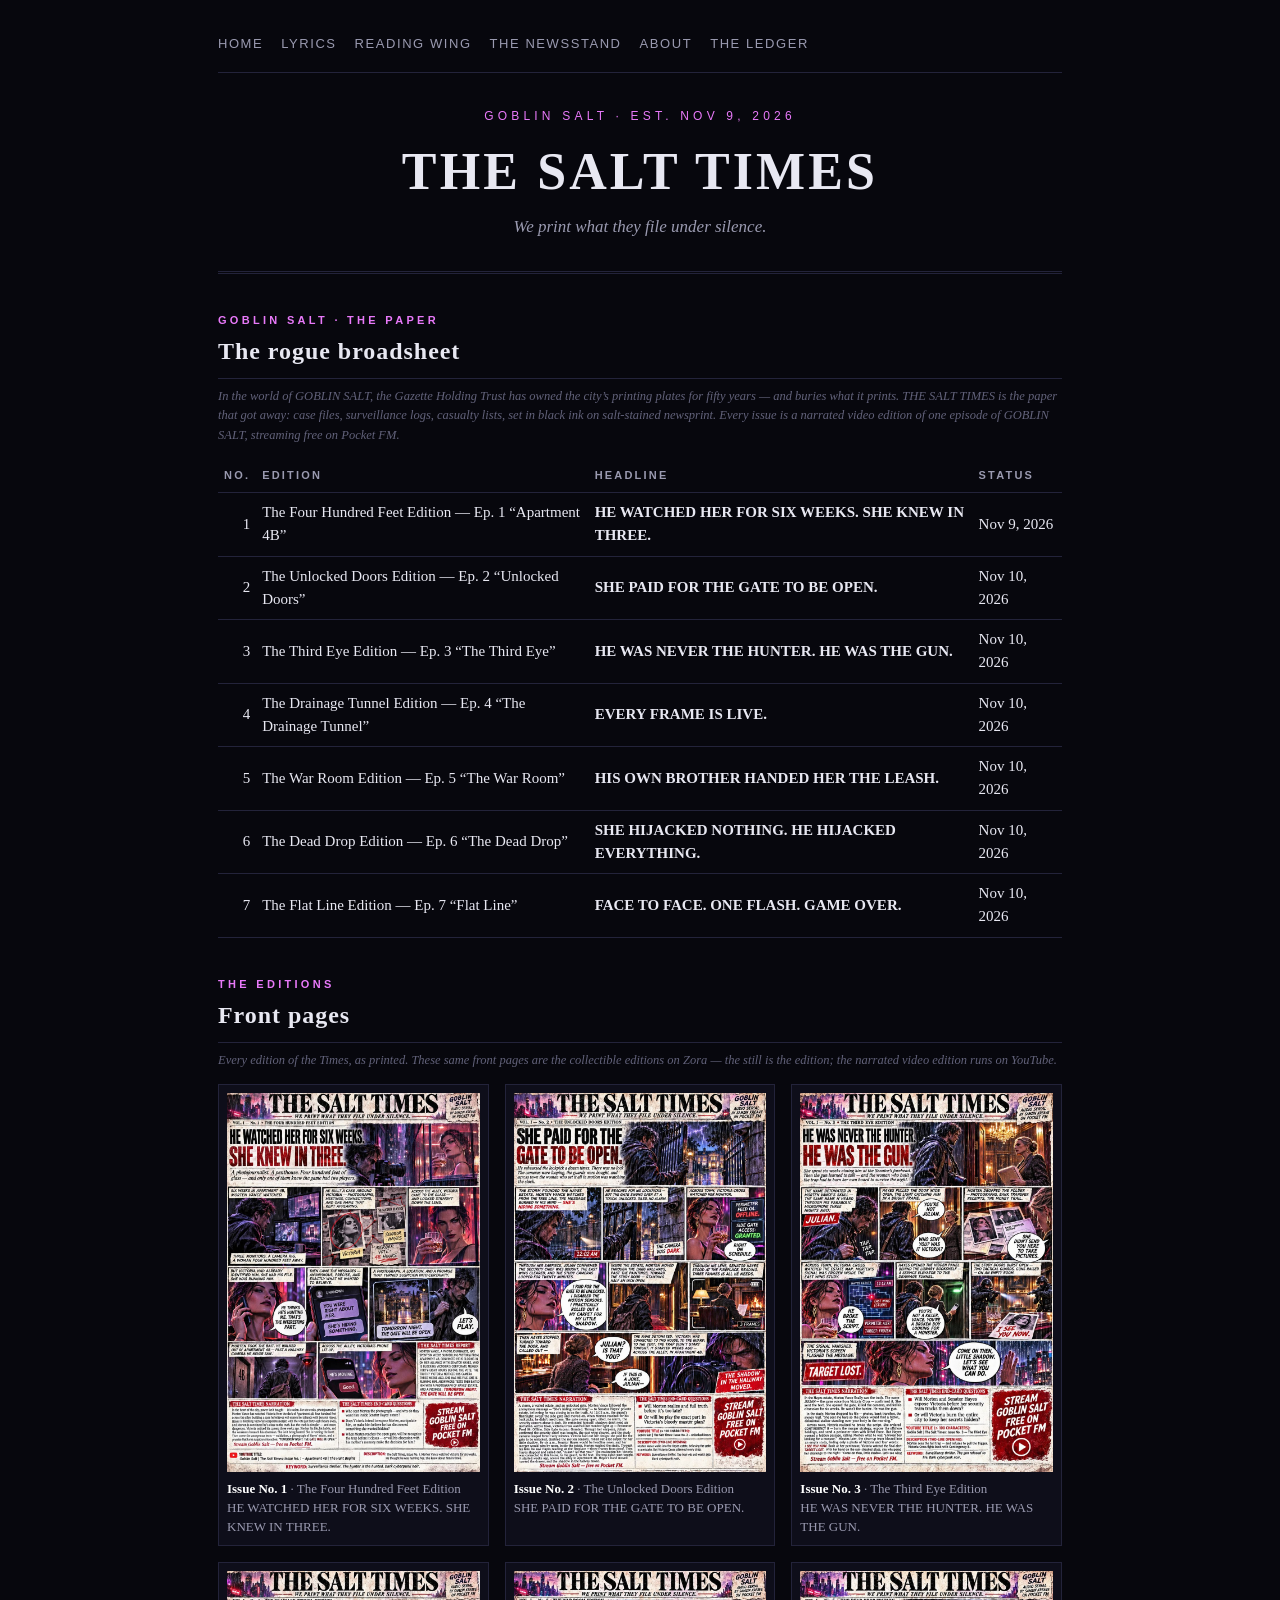
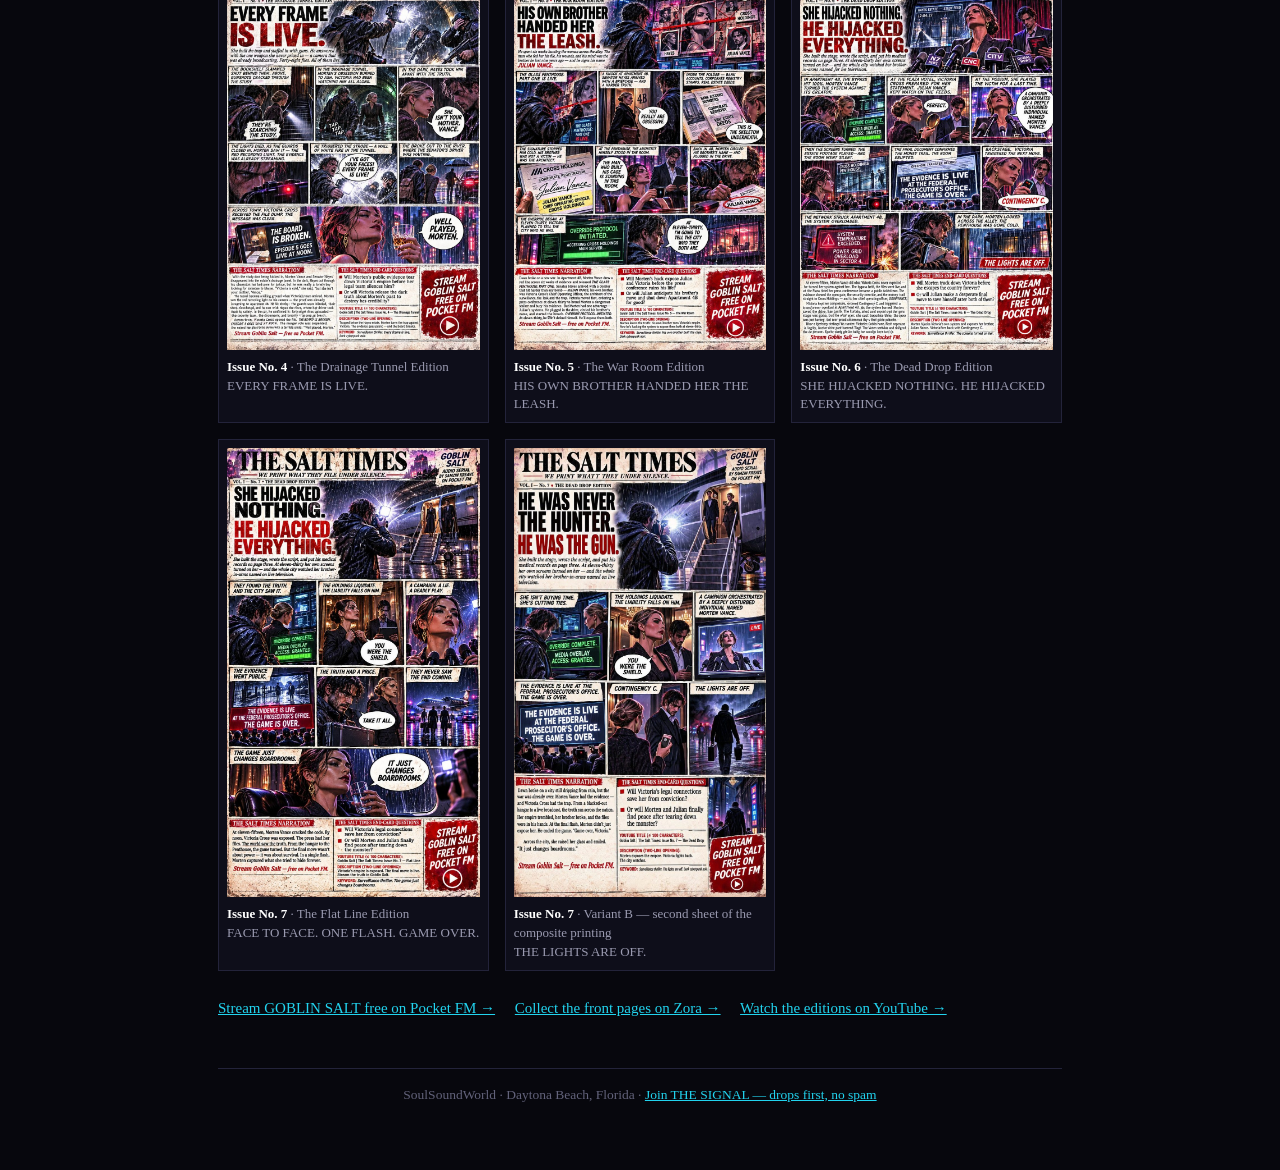
<file: the-salt-times.html>
<!DOCTYPE html>
<html lang="en">
<head>
<meta charset="UTF-8">
<meta name="viewport" content="width=device-width, initial-scale=1.0">
<title>The Salt Times — Goblin Salt’s Paper</title>
<meta name="description" content="THE SALT TIMES: the rogue broadsheet of Goblin Salt — “We print what they file under silence.” Narrated video editions of the Pocket FM dark cyberpunk thriller.">
<style>
  :root{
    --bg:#07070d; --panel:#0e0e1a; --panel2:#121222;
    --ink:#e8e8f2; --dim:#9a9ab0; --faint:#62627a;
    --cyan:#22d3ee; --mag:#e879f9; --gold:#fbbf24; --red:#f87171;
    --line:#23233a;
  }
  *{margin:0;padding:0;box-sizing:border-box}
  body{background:var(--bg);color:var(--ink);font-family:Georgia,'Times New Roman',serif;line-height:1.55}
  a{color:var(--cyan)}
  .wrap{max-width:880px;margin:0 auto;padding:24px 18px 64px}
  nav{display:flex;gap:18px;flex-wrap:wrap;font-family:Arial,Helvetica,sans-serif;font-size:13px;letter-spacing:.12em;text-transform:uppercase;padding:10px 0 18px;border-bottom:1px solid var(--line)}
  nav a{color:var(--dim);text-decoration:none}
  nav a:hover{color:var(--cyan)}
  .masthead{text-align:center;padding:34px 0 8px}
  .masthead .over{font-family:Arial,Helvetica,sans-serif;font-size:12px;letter-spacing:.35em;color:var(--mag);text-transform:uppercase}
  .masthead h1{font-size:52px;letter-spacing:.06em;margin:6px 0 2px}
  .masthead .motto{font-style:italic;color:var(--dim);font-size:17px}
  .masthead .stamp{font-family:Arial,Helvetica,sans-serif;font-size:12px;color:var(--faint);letter-spacing:.15em;margin-top:10px;text-transform:uppercase}
  .rule{border:none;border-top:3px double var(--line);margin:22px 0}
  .counters{display:grid;grid-template-columns:repeat(auto-fit,minmax(180px,1fr));gap:14px;margin:8px 0 4px}
  .counter{background:var(--panel);border:1px solid var(--line);border-top:3px solid var(--cyan);padding:18px 14px;text-align:center}
  .counter .num{font-size:34px;font-weight:bold;color:#fff}
  .counter .lab{font-family:Arial,Helvetica,sans-serif;font-size:11px;letter-spacing:.2em;text-transform:uppercase;color:var(--dim);margin-top:4px}
  .counter .sub{font-size:12.5px;color:var(--faint);margin-top:6px;font-style:italic}
  section{margin-top:38px}
  h2{font-size:24px;letter-spacing:.04em;border-bottom:1px solid var(--line);padding-bottom:8px}
  h2 .kicker{display:block;font-family:Arial,Helvetica,sans-serif;font-size:11px;letter-spacing:.3em;color:var(--mag);text-transform:uppercase;margin-bottom:4px}
  .basis{font-size:12.5px;color:var(--faint);font-style:italic;margin:8px 0 14px}
  .bar-row{margin:12px 0}
  .bar-row .bar-head{display:flex;justify-content:space-between;font-size:15px}
  .bar-row .bar-head b{color:#fff}
  .bar{height:12px;background:var(--panel2);border:1px solid var(--line);margin-top:5px}
  .bar i{display:block;height:100%;background:linear-gradient(90deg,var(--cyan),var(--mag))}
  .bar.gold i{background:linear-gradient(90deg,var(--gold),var(--red))}
  table{width:100%;border-collapse:collapse;font-size:15px}
  td,th{padding:8px 6px;border-bottom:1px solid var(--line);text-align:left}
  th{font-family:Arial,Helvetica,sans-serif;font-size:11px;letter-spacing:.2em;text-transform:uppercase;color:var(--dim)}
  td.n,th.n{text-align:right;font-variant-numeric:tabular-nums}
  .mile{border-left:3px solid var(--gold);padding:6px 0 6px 14px;margin:14px 0}
  .mile .d{font-family:Arial,Helvetica,sans-serif;font-size:11px;letter-spacing:.2em;color:var(--gold);text-transform:uppercase}
  .mile p{font-size:15.5px}
  .note{background:var(--panel);border:1px solid var(--line);padding:16px 18px;font-size:14.5px;color:var(--dim);margin-top:40px}
  .note b{color:var(--ink)}
  footer{margin-top:34px;text-align:center;color:var(--faint);font-size:13px}
</style>
<style>
  .papers{display:grid;grid-template-columns:repeat(auto-fit,minmax(240px,1fr));gap:14px;margin-top:10px}
  .paper{background:var(--panel);border:1px solid var(--line);border-top:3px solid var(--mag);padding:18px 16px}
  .paper.gold{border-top-color:var(--gold)} .paper.red{border-top-color:var(--red)}
  .paper h3{font-size:23px;letter-spacing:.03em;margin-bottom:2px}
  .paper .kind{font-family:Arial,Helvetica,sans-serif;font-size:11px;letter-spacing:.22em;text-transform:uppercase;color:var(--mag)}
  .paper.gold .kind{color:var(--gold)} .paper.red .kind{color:var(--red)}
  .paper .pm{font-style:italic;color:var(--dim);font-size:14.5px;margin:8px 0}
  .paper .latest{font-size:14.5px;margin:10px 0}
  .paper .latest b{color:#fff}
  .doors{margin-top:26px;font-size:15px}
  .doors a{margin-right:16px}
  footer{margin-top:48px;border-top:1px solid var(--line);padding-top:16px;font-size:13.5px;color:var(--faint);text-align:center}
  .gallery{display:grid;grid-template-columns:repeat(auto-fill,minmax(200px,1fr));gap:16px;margin-top:14px}
  .gallery figure{background:var(--panel);border:1px solid var(--line);padding:8px}
  .gallery img{width:100%;height:auto;display:block}
  .gallery figcaption{font-size:13px;color:var(--dim);margin-top:8px;line-height:1.45}
  .gallery figcaption b{color:#fff}
  .hero-img{width:100%;height:auto;display:block;border:1px solid var(--line)}
</style>
</head>
<body>
<div class="wrap">
  <nav>
    <a href="index.html">Home</a>
    <a href="lyrics.html">Lyrics</a>
    <a href="read.html">Reading Wing</a>
    <a href="newsstand.html">The Newsstand</a>
    <a href="about.html">About</a>
    <a href="ledger.html">The Ledger</a>
  </nav>
  <div class="masthead">
    <div class="over">Goblin Salt · Est. Nov 9, 2026</div>
    <h1>THE SALT TIMES</h1>
    <div class="motto">We print what they file under silence.</div>
  </div>
  <hr class="rule">

  <section>
    <h2><span class="kicker">Goblin Salt · The Paper</span>The rogue broadsheet</h2>
    <p class="basis">In the world of GOBLIN SALT, the Gazette Holding Trust has owned the city’s printing plates for fifty years — and buries what it prints. THE SALT TIMES is the paper that got away: case files, surveillance logs, casualty lists, set in black ink on salt-stained newsprint. Every issue is a narrated video edition of one episode of GOBLIN SALT, streaming free on Pocket FM.</p>
    <table>
      <tr><th class="n">No.</th><th>Edition</th><th>Headline</th><th>Status</th></tr>
      <tr><td class="n">1</td><td>The Four Hundred Feet Edition — Ep. 1 “Apartment 4B”</td><td><b>HE WATCHED HER FOR SIX WEEKS. SHE KNEW IN THREE.</b></td><td>Nov 9, 2026</td></tr>
      <tr><td class="n">2</td><td>The Unlocked Doors Edition — Ep. 2 “Unlocked Doors”</td><td><b>SHE PAID FOR THE GATE TO BE OPEN.</b></td><td>Nov 10, 2026</td></tr>
      <tr><td class="n">3</td><td>The Third Eye Edition — Ep. 3 “The Third Eye”</td><td><b>HE WAS NEVER THE HUNTER. HE WAS THE GUN.</b></td><td>Nov 10, 2026</td></tr>
      <tr><td class="n">4</td><td>The Drainage Tunnel Edition — Ep. 4 “The Drainage Tunnel”</td><td><b>EVERY FRAME IS LIVE.</b></td><td>Nov 10, 2026</td></tr>
      <tr><td class="n">5</td><td>The War Room Edition — Ep. 5 “The War Room”</td><td><b>HIS OWN BROTHER HANDED HER THE LEASH.</b></td><td>Nov 10, 2026</td></tr>
      <tr><td class="n">6</td><td>The Dead Drop Edition — Ep. 6 “The Dead Drop”</td><td><b>SHE HIJACKED NOTHING. HE HIJACKED EVERYTHING.</b></td><td>Nov 10, 2026</td></tr>
      <tr><td class="n">7</td><td>The Flat Line Edition — Ep. 7 “Flat Line”</td><td><b>FACE TO FACE. ONE FLASH. GAME OVER.</b></td><td>Nov 10, 2026</td></tr>
    </table>

  <section>
    <h2><span class="kicker">The Editions</span>Front pages</h2>
    <p class="basis">Every edition of the Times, as printed. These same front pages are the collectible editions on Zora — the still is the edition; the narrated video edition runs on YouTube.</p>
    <div class="gallery">
      <figure><img src="img/papers/salt-01.jpg" alt="The Salt Times, Issue No. 1 — Apartment 4B" loading="lazy"><figcaption><b>Issue No. 1</b> · The Four Hundred Feet Edition<br>HE WATCHED HER FOR SIX WEEKS. SHE KNEW IN THREE.</figcaption></figure>
      <figure><img src="img/papers/salt-02.jpg" alt="The Salt Times, Issue No. 2 — Unlocked Doors" loading="lazy"><figcaption><b>Issue No. 2</b> · The Unlocked Doors Edition<br>SHE PAID FOR THE GATE TO BE OPEN.</figcaption></figure>
      <figure><img src="img/papers/salt-03.jpg" alt="The Salt Times, Issue No. 3 — The Third Eye" loading="lazy"><figcaption><b>Issue No. 3</b> · The Third Eye Edition<br>HE WAS NEVER THE HUNTER. HE WAS THE GUN.</figcaption></figure>
      <figure><img src="img/papers/salt-04.jpg" alt="The Salt Times, Issue No. 4 — The Drainage Tunnel" loading="lazy"><figcaption><b>Issue No. 4</b> · The Drainage Tunnel Edition<br>EVERY FRAME IS LIVE.</figcaption></figure>
      <figure><img src="img/papers/salt-05.jpg" alt="The Salt Times, Issue No. 5 — The War Room" loading="lazy"><figcaption><b>Issue No. 5</b> · The War Room Edition<br>HIS OWN BROTHER HANDED HER THE LEASH.</figcaption></figure>
      <figure><img src="img/papers/salt-06.jpg" alt="The Salt Times, Issue No. 6 — The Dead Drop" loading="lazy"><figcaption><b>Issue No. 6</b> · The Dead Drop Edition<br>SHE HIJACKED NOTHING. HE HIJACKED EVERYTHING.</figcaption></figure>
      <figure><img src="img/papers/salt-07.jpg" alt="The Salt Times, Issue No. 7 — Flat Line" loading="lazy"><figcaption><b>Issue No. 7</b> · The Flat Line Edition<br>FACE TO FACE. ONE FLASH. GAME OVER.</figcaption></figure>
      <figure><img src="img/papers/salt-07b.jpg" alt="The Salt Times, Issue No. 7, Variant B — Flat Line" loading="lazy"><figcaption><b>Issue No. 7</b> · Variant B — second sheet of the composite printing<br>THE LIGHTS ARE OFF.</figcaption></figure>
    </div>
  </section>
    <p class="doors"><a href="https://listen.pocketfm.com/2IE7/u8uc3jy4">Stream GOBLIN SALT free on Pocket FM →</a> <a href="https://zora.co/@soulsoundcreations">Collect the front pages on Zora →</a> <a href="https://www.youtube.com/@samzinkreave_soulsoundworld">Watch the editions on YouTube →</a></p>
  </section>

  <footer>
    SoulSoundWorld · Daytona Beach, Florida · <a href="https://forms.gle/8SBMYaGuH6B9RvTQ9">Join THE SIGNAL — drops first, no spam</a>
  </footer>
</div>
</body>
</html>
</file>
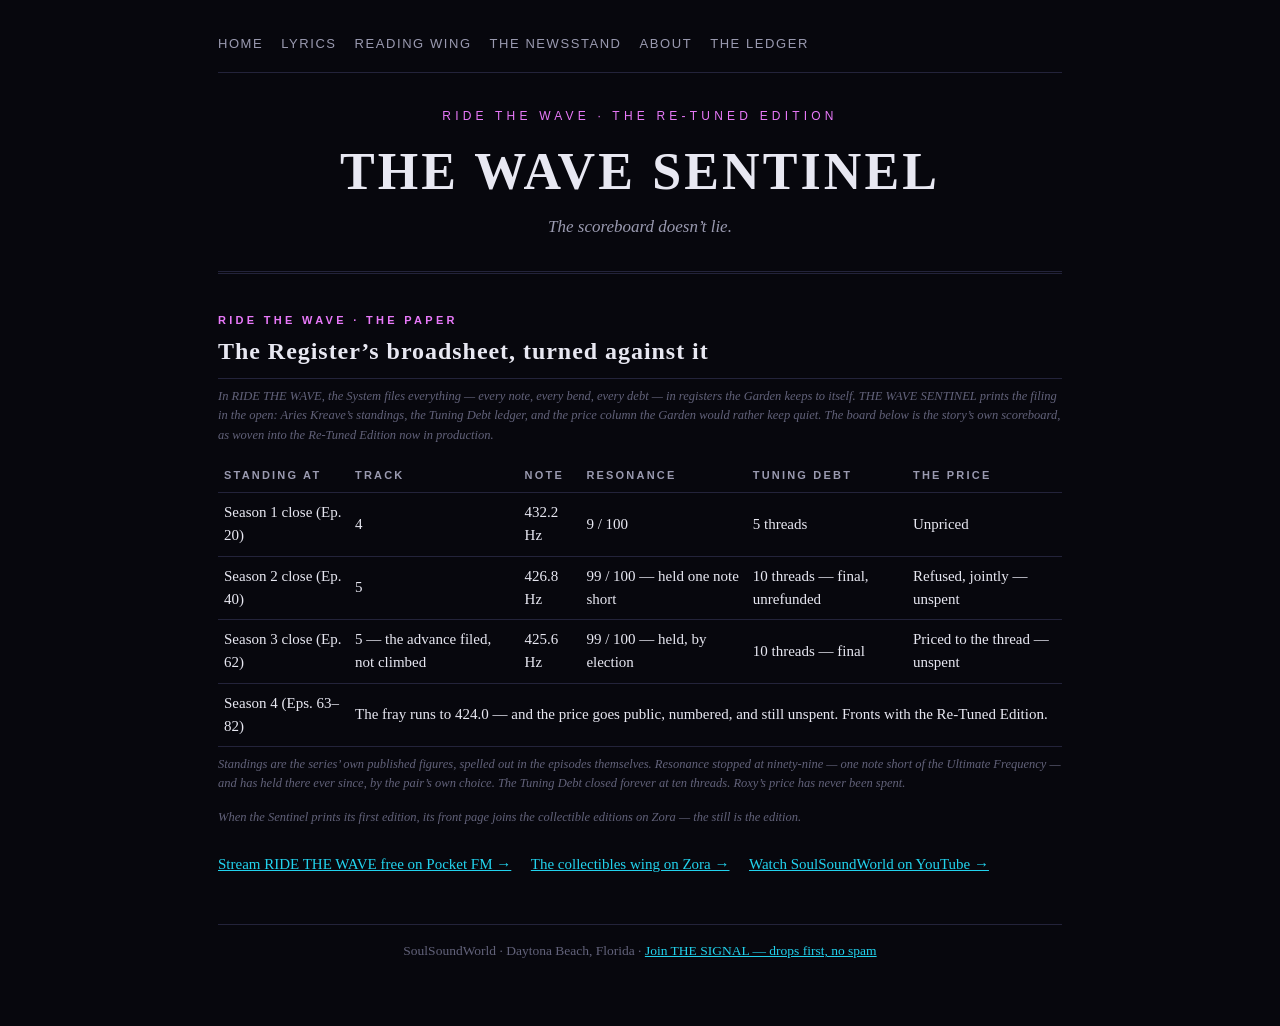
<file: the-wave-sentinel.html>
<!DOCTYPE html>
<html lang="en">
<head>
<meta charset="UTF-8">
<meta name="viewport" content="width=device-width, initial-scale=1.0">
<title>The Wave Sentinel — Ride The Wave’s Paper</title>
<meta name="description" content="THE WAVE SENTINEL: Ride The Wave’s scoreboard broadsheet — “The scoreboard doesn’t lie.” Aries Kreave’s standings, the Tuning Debt ledger, and the unspent price, in print.">
<style>
  :root{
    --bg:#07070d; --panel:#0e0e1a; --panel2:#121222;
    --ink:#e8e8f2; --dim:#9a9ab0; --faint:#62627a;
    --cyan:#22d3ee; --mag:#e879f9; --gold:#fbbf24; --red:#f87171;
    --line:#23233a;
  }
  *{margin:0;padding:0;box-sizing:border-box}
  body{background:var(--bg);color:var(--ink);font-family:Georgia,'Times New Roman',serif;line-height:1.55}
  a{color:var(--cyan)}
  .wrap{max-width:880px;margin:0 auto;padding:24px 18px 64px}
  nav{display:flex;gap:18px;flex-wrap:wrap;font-family:Arial,Helvetica,sans-serif;font-size:13px;letter-spacing:.12em;text-transform:uppercase;padding:10px 0 18px;border-bottom:1px solid var(--line)}
  nav a{color:var(--dim);text-decoration:none}
  nav a:hover{color:var(--cyan)}
  .masthead{text-align:center;padding:34px 0 8px}
  .masthead .over{font-family:Arial,Helvetica,sans-serif;font-size:12px;letter-spacing:.35em;color:var(--mag);text-transform:uppercase}
  .masthead h1{font-size:52px;letter-spacing:.06em;margin:6px 0 2px}
  .masthead .motto{font-style:italic;color:var(--dim);font-size:17px}
  .masthead .stamp{font-family:Arial,Helvetica,sans-serif;font-size:12px;color:var(--faint);letter-spacing:.15em;margin-top:10px;text-transform:uppercase}
  .rule{border:none;border-top:3px double var(--line);margin:22px 0}
  .counters{display:grid;grid-template-columns:repeat(auto-fit,minmax(180px,1fr));gap:14px;margin:8px 0 4px}
  .counter{background:var(--panel);border:1px solid var(--line);border-top:3px solid var(--cyan);padding:18px 14px;text-align:center}
  .counter .num{font-size:34px;font-weight:bold;color:#fff}
  .counter .lab{font-family:Arial,Helvetica,sans-serif;font-size:11px;letter-spacing:.2em;text-transform:uppercase;color:var(--dim);margin-top:4px}
  .counter .sub{font-size:12.5px;color:var(--faint);margin-top:6px;font-style:italic}
  section{margin-top:38px}
  h2{font-size:24px;letter-spacing:.04em;border-bottom:1px solid var(--line);padding-bottom:8px}
  h2 .kicker{display:block;font-family:Arial,Helvetica,sans-serif;font-size:11px;letter-spacing:.3em;color:var(--mag);text-transform:uppercase;margin-bottom:4px}
  .basis{font-size:12.5px;color:var(--faint);font-style:italic;margin:8px 0 14px}
  .bar-row{margin:12px 0}
  .bar-row .bar-head{display:flex;justify-content:space-between;font-size:15px}
  .bar-row .bar-head b{color:#fff}
  .bar{height:12px;background:var(--panel2);border:1px solid var(--line);margin-top:5px}
  .bar i{display:block;height:100%;background:linear-gradient(90deg,var(--cyan),var(--mag))}
  .bar.gold i{background:linear-gradient(90deg,var(--gold),var(--red))}
  table{width:100%;border-collapse:collapse;font-size:15px}
  td,th{padding:8px 6px;border-bottom:1px solid var(--line);text-align:left}
  th{font-family:Arial,Helvetica,sans-serif;font-size:11px;letter-spacing:.2em;text-transform:uppercase;color:var(--dim)}
  td.n,th.n{text-align:right;font-variant-numeric:tabular-nums}
  .mile{border-left:3px solid var(--gold);padding:6px 0 6px 14px;margin:14px 0}
  .mile .d{font-family:Arial,Helvetica,sans-serif;font-size:11px;letter-spacing:.2em;color:var(--gold);text-transform:uppercase}
  .mile p{font-size:15.5px}
  .note{background:var(--panel);border:1px solid var(--line);padding:16px 18px;font-size:14.5px;color:var(--dim);margin-top:40px}
  .note b{color:var(--ink)}
  footer{margin-top:34px;text-align:center;color:var(--faint);font-size:13px}
</style>
<style>
  .papers{display:grid;grid-template-columns:repeat(auto-fit,minmax(240px,1fr));gap:14px;margin-top:10px}
  .paper{background:var(--panel);border:1px solid var(--line);border-top:3px solid var(--mag);padding:18px 16px}
  .paper.gold{border-top-color:var(--gold)} .paper.red{border-top-color:var(--red)}
  .paper h3{font-size:23px;letter-spacing:.03em;margin-bottom:2px}
  .paper .kind{font-family:Arial,Helvetica,sans-serif;font-size:11px;letter-spacing:.22em;text-transform:uppercase;color:var(--mag)}
  .paper.gold .kind{color:var(--gold)} .paper.red .kind{color:var(--red)}
  .paper .pm{font-style:italic;color:var(--dim);font-size:14.5px;margin:8px 0}
  .paper .latest{font-size:14.5px;margin:10px 0}
  .paper .latest b{color:#fff}
  .doors{margin-top:26px;font-size:15px}
  .doors a{margin-right:16px}
  footer{margin-top:48px;border-top:1px solid var(--line);padding-top:16px;font-size:13.5px;color:var(--faint);text-align:center}
</style>
</head>
<body>
<div class="wrap">
  <nav>
    <a href="index.html">Home</a>
    <a href="lyrics.html">Lyrics</a>
    <a href="read.html">Reading Wing</a>
    <a href="newsstand.html">The Newsstand</a>
    <a href="about.html">About</a>
    <a href="ledger.html">The Ledger</a>
  </nav>
  <div class="masthead">
    <div class="over">Ride The Wave · The Re-Tuned Edition</div>
    <h1>THE WAVE SENTINEL</h1>
    <div class="motto">The scoreboard doesn’t lie.</div>
  </div>
  <hr class="rule">

  <section>
    <h2><span class="kicker">Ride The Wave · The Paper</span>The Register’s broadsheet, turned against it</h2>
    <p class="basis">In RIDE THE WAVE, the System files everything — every note, every bend, every debt — in registers the Garden keeps to itself. THE WAVE SENTINEL prints the filing in the open: Aries Kreave’s standings, the Tuning Debt ledger, and the price column the Garden would rather keep quiet. The board below is the story’s own scoreboard, as woven into the Re-Tuned Edition now in production.</p>
    <table>
      <tr><th>Standing at</th><th>Track</th><th>Note</th><th>Resonance</th><th>Tuning Debt</th><th>The Price</th></tr>
      <tr><td>Season 1 close (Ep. 20)</td><td>4</td><td>432.2 Hz</td><td>9 / 100</td><td>5 threads</td><td>Unpriced</td></tr>
      <tr><td>Season 2 close (Ep. 40)</td><td>5</td><td>426.8 Hz</td><td>99 / 100 — held one note short</td><td>10 threads — final, unrefunded</td><td>Refused, jointly — unspent</td></tr>
      <tr><td>Season 3 close (Ep. 62)</td><td>5 — the advance filed, not climbed</td><td>425.6 Hz</td><td>99 / 100 — held, by election</td><td>10 threads — final</td><td>Priced to the thread — unspent</td></tr>
      <tr><td>Season 4 (Eps. 63–82)</td><td colspan="5">The fray runs to 424.0 — and the price goes public, numbered, and still unspent. Fronts with the Re-Tuned Edition.</td></tr>
    </table>
    <p class="basis">Standings are the series’ own published figures, spelled out in the episodes themselves. Resonance stopped at ninety-nine — one note short of the Ultimate Frequency — and has held there ever since, by the pair’s own choice. The Tuning Debt closed forever at ten threads. Roxy’s price has never been spent.</p>
    <p class="basis">When the Sentinel prints its first edition, its front page joins the collectible editions on Zora — the still is the edition.</p>
    <p class="doors"><a href="https://pocketfm.com/show/936416f6dc4af31669cbb40b75b36818f8b4a226">Stream RIDE THE WAVE free on Pocket FM →</a> <a href="https://zora.co/@soulsoundcreations">The collectibles wing on Zora →</a> <a href="https://www.youtube.com/@samzinkreave_soulsoundworld">Watch SoulSoundWorld on YouTube →</a></p>
  </section>

  <footer>
    SoulSoundWorld · Daytona Beach, Florida · <a href="https://forms.gle/8SBMYaGuH6B9RvTQ9">Join THE SIGNAL — drops first, no spam</a>
  </footer>
</div>
</body>
</html>
</file>
<file: exchange-assets/index-BNXRPYPL.css>
@layer properties{@supports (((-webkit-hyphens:none)) and (not (margin-trim:block))) or ((-moz-orient:inline) and (not (color:rgb(from red r g b)))){*,:before,:after,::backdrop{--tw-rotate-x:initial;--tw-rotate-y:initial;--tw-rotate-z:initial;--tw-skew-x:initial;--tw-skew-y:initial;--tw-border-style:solid;--tw-leading:initial;--tw-font-weight:initial;--tw-tracking:initial;--tw-ordinal:initial;--tw-slashed-zero:initial;--tw-numeric-figure:initial;--tw-numeric-spacing:initial;--tw-numeric-fraction:initial;--tw-shadow:0 0 #0000;--tw-shadow-color:initial;--tw-shadow-alpha:100%;--tw-inset-shadow:0 0 #0000;--tw-inset-shadow-color:initial;--tw-inset-shadow-alpha:100%;--tw-ring-color:initial;--tw-ring-shadow:0 0 #0000;--tw-inset-ring-color:initial;--tw-inset-ring-shadow:0 0 #0000;--tw-ring-inset:initial;--tw-ring-offset-width:0px;--tw-ring-offset-color:#fff;--tw-ring-offset-shadow:0 0 #0000;--tw-blur:initial;--tw-brightness:initial;--tw-contrast:initial;--tw-grayscale:initial;--tw-hue-rotate:initial;--tw-invert:initial;--tw-opacity:initial;--tw-saturate:initial;--tw-sepia:initial;--tw-drop-shadow:initial;--tw-drop-shadow-color:initial;--tw-drop-shadow-alpha:100%;--tw-drop-shadow-size:initial}}}@layer theme{:root,:host{--font-sans:"Outfit", ui-sans-serif, system-ui, sans-serif;--font-mono:ui-monospace, SFMono-Regular, Menlo, Monaco, Consolas, "Liberation Mono", "Courier New", monospace;--spacing:.25rem;--container-6xl:72rem;--text-xs:.75rem;--text-xs--line-height:calc(1 / .75);--text-sm:.875rem;--text-sm--line-height:calc(1.25 / .875);--text-base:1rem;--text-base--line-height: 1.5 ;--text-lg:1.125rem;--text-lg--line-height:calc(1.75 / 1.125);--text-xl:1.25rem;--text-xl--line-height:calc(1.75 / 1.25);--text-2xl:1.5rem;--text-2xl--line-height:calc(2 / 1.5);--text-3xl:1.875rem;--text-3xl--line-height: 1.2 ;--font-weight-normal:400;--font-weight-medium:500;--font-weight-semibold:600;--tracking-normal:0em;--tracking-wide:.025em;--leading-tight:1.25;--leading-relaxed:1.625;--radius-md:.375rem;--radius-lg:.5rem;--radius-xl:.75rem;--default-transition-duration:.15s;--default-transition-timing-function:cubic-bezier(.4, 0, .2, 1);--default-font-family:var(--font-sans);--default-mono-font-family:var(--font-mono);--font-display:"Fraunces", ui-serif, Georgia, serif;--color-bg:#05060a;--color-surface:#0e0e1a;--color-raise:#12122a;--color-fg:#e8e8f2;--color-muted:#9a9ab0;--color-line:#23233a;--color-signal:#22d3ee;--color-pulse:#e879f9;--color-ink:#05060a;--color-down:#f87171;--radius-card:1rem}}@layer base{*,:after,:before,::backdrop{box-sizing:border-box;border:0 solid;margin:0;padding:0}::file-selector-button{box-sizing:border-box;border:0 solid;margin:0;padding:0}html,:host{-webkit-text-size-adjust:100%;tab-size:4;line-height:1.5;font-family:var(--default-font-family,-apple-system, BlinkMacSystemFont, "Segoe UI", Roboto, "Helvetica Neue", "Noto Sans", Arial, sans-serif, "Apple Color Emoji", "Segoe UI Emoji", "Segoe UI Symbol", "Noto Color Emoji");font-feature-settings:var(--default-font-feature-settings,normal);font-variation-settings:var(--default-font-variation-settings,normal);-webkit-tap-highlight-color:transparent}hr{height:0;color:inherit;border-top-width:1px}abbr:where([title]){-webkit-text-decoration:underline dotted;text-decoration:underline dotted}h1,h2,h3,h4,h5,h6{font-size:inherit;font-weight:inherit}a{color:inherit;-webkit-text-decoration:inherit;text-decoration:inherit}b,strong{font-weight:bolder}code,kbd,samp,pre{font-family:var(--default-mono-font-family,ui-monospace, SFMono-Regular, Menlo, Monaco, Consolas, "Liberation Mono", "Courier New", monospace);font-feature-settings:var(--default-mono-font-feature-settings,normal);font-variation-settings:var(--default-mono-font-variation-settings,normal);font-size:1em}small{font-size:80%}sub,sup{vertical-align:baseline;font-size:75%;line-height:0;position:relative}sub{bottom:-.25em}sup{top:-.5em}table{text-indent:0;border-color:inherit;border-collapse:collapse}:-moz-focusring:where(:not(iframe)){outline:auto}progress{vertical-align:baseline}summary{display:list-item}ol,ul,menu{list-style:none}img,svg,video,canvas,audio,iframe,embed,object{vertical-align:middle;display:block}img,video{max-width:100%;height:auto}button,input,select,optgroup,textarea{font:inherit;font-feature-settings:inherit;font-variation-settings:inherit;letter-spacing:inherit;color:inherit;opacity:1;background-color:#0000;border-radius:0}::file-selector-button{font:inherit;font-feature-settings:inherit;font-variation-settings:inherit;letter-spacing:inherit;color:inherit;opacity:1;background-color:#0000;border-radius:0}:where(select:is([multiple],[size])) optgroup{font-weight:bolder}:where(select:is([multiple],[size])) optgroup option{padding-inline-start:20px}::file-selector-button{margin-inline-end:4px}::placeholder{opacity:1}@supports (not ((-webkit-appearance:-apple-pay-button))) or (contain-intrinsic-size:1px){::placeholder{color:currentColor}@supports (color:color-mix(in lab,red,red)){::placeholder{color:color-mix(in oklab,currentcolor 50%,transparent)}}}textarea{resize:vertical}::-webkit-search-decoration{-webkit-appearance:none}::-webkit-date-and-time-value{min-height:1lh;text-align:inherit}::-webkit-datetime-edit{display:inline-flex}::-webkit-datetime-edit-fields-wrapper{padding:0}::-webkit-datetime-edit{padding-block:0}::-webkit-datetime-edit-year-field{padding-block:0}::-webkit-datetime-edit-month-field{padding-block:0}::-webkit-datetime-edit-day-field{padding-block:0}::-webkit-datetime-edit-hour-field{padding-block:0}::-webkit-datetime-edit-minute-field{padding-block:0}::-webkit-datetime-edit-second-field{padding-block:0}::-webkit-datetime-edit-millisecond-field{padding-block:0}::-webkit-datetime-edit-meridiem-field{padding-block:0}::-webkit-calendar-picker-indicator{line-height:1}:-moz-ui-invalid{box-shadow:none}button,input:where([type=button],[type=reset],[type=submit]){appearance:button}::file-selector-button{appearance:button}::-webkit-inner-spin-button{height:auto}::-webkit-outer-spin-button{height:auto}[hidden]:where(:not([hidden=until-found])){display:none!important}html{-webkit-font-smoothing:antialiased;-moz-osx-font-smoothing:grayscale}body{background:var(--color-bg);color:var(--color-fg);font-family:var(--font-sans);min-height:100vh;overflow-x:hidden}button:not(:disabled),[role=button]:not(:disabled){cursor:pointer}:focus-visible{outline:2px solid var(--color-signal);outline-offset:2px}::selection{background:var(--color-signal);color:var(--color-ink)}h1,h2,h3{font-family:var(--font-display);text-wrap:balance}p{text-wrap:pretty}input[type=range]{accent-color:var(--color-signal);width:100%;min-width:0}}@layer components;@layer utilities{.visible{visibility:visible}.absolute{position:absolute}.fixed{position:fixed}.inset-x-0{inset-inline:0}.bottom-0{bottom:0}.z-40{z-index:40}.mx-auto{margin-inline:auto}.mt-0\.5{margin-top:calc(var(--spacing) * .5)}.mt-1{margin-top:var(--spacing)}.mt-1\.5{margin-top:calc(var(--spacing) * 1.5)}.mt-2{margin-top:calc(var(--spacing) * 2)}.mt-2\.5{margin-top:calc(var(--spacing) * 2.5)}.mt-3{margin-top:calc(var(--spacing) * 3)}.mt-4{margin-top:calc(var(--spacing) * 4)}.mt-8{margin-top:calc(var(--spacing) * 8)}.mb-3{margin-bottom:calc(var(--spacing) * 3)}.ml-0\.5{margin-left:calc(var(--spacing) * .5)}.ml-1{margin-left:var(--spacing)}.ml-2{margin-left:calc(var(--spacing) * 2)}.ml-auto{margin-left:auto}.block{display:block}.flex{display:flex}.grid{display:grid}.hidden{display:none}.inline{display:inline}.inline-block{display:inline-block}.table{display:table}.h-1\.5{height:calc(var(--spacing) * 1.5)}.h-3{height:calc(var(--spacing) * 3)}.h-3\.5{height:calc(var(--spacing) * 3.5)}.h-4{height:calc(var(--spacing) * 4)}.h-5{height:calc(var(--spacing) * 5)}.h-11{height:calc(var(--spacing) * 11)}.h-auto{height:auto}.h-full{height:100%}.max-h-44{max-height:calc(var(--spacing) * 44)}.max-h-96{max-height:calc(var(--spacing) * 96)}.w-3{width:calc(var(--spacing) * 3)}.w-3\.5{width:calc(var(--spacing) * 3.5)}.w-4{width:calc(var(--spacing) * 4)}.w-5{width:calc(var(--spacing) * 5)}.w-6{width:calc(var(--spacing) * 6)}.w-11{width:calc(var(--spacing) * 11)}.w-20{width:calc(var(--spacing) * 20)}.w-full{width:100%}.max-w-6xl{max-width:var(--container-6xl)}.max-w-\[240px\]{max-width:240px}.min-w-0{min-width:0}.flex-1{flex:1}.shrink-0{flex-shrink:0}.transform{transform:var(--tw-rotate-x, ) var(--tw-rotate-y, ) var(--tw-rotate-z, ) var(--tw-skew-x, ) var(--tw-skew-y, )}.resize{resize:both}.grid-cols-2{grid-template-columns:repeat(2,minmax(0,1fr))}.flex-col{flex-direction:column}.flex-wrap{flex-wrap:wrap}.items-baseline{align-items:baseline}.items-center{align-items:center}.items-start{align-items:flex-start}.justify-between{justify-content:space-between}.justify-center{justify-content:center}.justify-end{justify-content:flex-end}.gap-1{gap:var(--spacing)}.gap-1\.5{gap:calc(var(--spacing) * 1.5)}.gap-2{gap:calc(var(--spacing) * 2)}.gap-2\.5{gap:calc(var(--spacing) * 2.5)}.gap-3{gap:calc(var(--spacing) * 3)}.gap-4{gap:calc(var(--spacing) * 4)}.truncate{text-overflow:ellipsis;white-space:nowrap;overflow:hidden}.overflow-hidden{overflow:hidden}.overflow-y-auto{overflow-y:auto}.rounded-full{border-radius:2147483647px}.rounded-lg{border-radius:var(--radius-lg)}.rounded-md{border-radius:var(--radius-md)}.rounded-xl{border-radius:var(--radius-xl)}.border{border-style:var(--tw-border-style);border-width:1px}.border-t{border-top-style:var(--tw-border-style);border-top-width:1px}.border-dashed{--tw-border-style:dashed;border-style:dashed}.border-line{border-color:var(--color-line)}.bg-pulse{background-color:var(--color-pulse)}.bg-raise{background-color:var(--color-raise)}.bg-signal{background-color:var(--color-signal)}.p-2{padding:calc(var(--spacing) * 2)}.p-3{padding:calc(var(--spacing) * 3)}.p-3\.5{padding:calc(var(--spacing) * 3.5)}.p-4{padding:calc(var(--spacing) * 4)}.px-2{padding-inline:calc(var(--spacing) * 2)}.px-2\.5{padding-inline:calc(var(--spacing) * 2.5)}.px-3{padding-inline:calc(var(--spacing) * 3)}.px-4{padding-inline:calc(var(--spacing) * 4)}.py-0\.5{padding-block:calc(var(--spacing) * .5)}.py-1{padding-block:var(--spacing)}.py-1\.5{padding-block:calc(var(--spacing) * 1.5)}.py-2{padding-block:calc(var(--spacing) * 2)}.py-3{padding-block:calc(var(--spacing) * 3)}.py-5{padding-block:calc(var(--spacing) * 5)}.pt-3{padding-top:calc(var(--spacing) * 3)}.pt-4{padding-top:calc(var(--spacing) * 4)}.pr-1{padding-right:var(--spacing)}.pb-2{padding-bottom:calc(var(--spacing) * 2)}.pb-44{padding-bottom:calc(var(--spacing) * 44)}.text-center{text-align:center}.text-left{text-align:left}.text-right{text-align:right}.font-display{font-family:var(--font-display)}.text-2xl{font-size:var(--text-2xl);line-height:var(--tw-leading,var(--text-2xl--line-height))}.text-3xl{font-size:var(--text-3xl);line-height:var(--tw-leading,var(--text-3xl--line-height))}.text-base{font-size:var(--text-base);line-height:var(--tw-leading,var(--text-base--line-height))}.text-lg{font-size:var(--text-lg);line-height:var(--tw-leading,var(--text-lg--line-height))}.text-sm{font-size:var(--text-sm);line-height:var(--tw-leading,var(--text-sm--line-height))}.text-xl{font-size:var(--text-xl);line-height:var(--tw-leading,var(--text-xl--line-height))}.text-xs{font-size:var(--text-xs);line-height:var(--tw-leading,var(--text-xs--line-height))}.text-\[11px\]{font-size:11px}.leading-none{--tw-leading:1;line-height:1}.leading-relaxed{--tw-leading:var(--leading-relaxed);line-height:var(--leading-relaxed)}.leading-tight{--tw-leading:var(--leading-tight);line-height:var(--leading-tight)}.font-medium{--tw-font-weight:var(--font-weight-medium);font-weight:var(--font-weight-medium)}.font-normal{--tw-font-weight:var(--font-weight-normal);font-weight:var(--font-weight-normal)}.font-semibold{--tw-font-weight:var(--font-weight-semibold);font-weight:var(--font-weight-semibold)}.tracking-\[0\.2em\]{--tw-tracking:.2em;letter-spacing:.2em}.tracking-\[0\.14em\]{--tw-tracking:.14em;letter-spacing:.14em}.tracking-\[0\.18em\]{--tw-tracking:.18em;letter-spacing:.18em}.tracking-\[0\.32em\]{--tw-tracking:.32em;letter-spacing:.32em}.tracking-normal{--tw-tracking:var(--tracking-normal);letter-spacing:var(--tracking-normal)}.tracking-wide{--tw-tracking:var(--tracking-wide);letter-spacing:var(--tracking-wide)}.whitespace-pre-wrap{white-space:pre-wrap}.text-down{color:var(--color-down)}.text-fg{color:var(--color-fg)}.text-ink{color:var(--color-ink)}.text-muted{color:var(--color-muted)}.text-pulse{color:var(--color-pulse)}.text-signal{color:var(--color-signal)}.normal-case{text-transform:none}.uppercase{text-transform:uppercase}.tabular-nums{--tw-numeric-spacing:tabular-nums;font-variant-numeric:var(--tw-ordinal, ) var(--tw-slashed-zero, ) var(--tw-numeric-figure, ) var(--tw-numeric-spacing, ) var(--tw-numeric-fraction, )}.shadow-\[0_0_40px_rgba\(34\,211\,238\,0\.12\)\]{--tw-shadow:0 0 40px var(--tw-shadow-color,#22d3ee1f);box-shadow:var(--tw-inset-shadow),var(--tw-inset-ring-shadow),var(--tw-ring-offset-shadow),var(--tw-ring-shadow),var(--tw-shadow)}.blur{--tw-blur:blur(8px);filter:var(--tw-blur, ) var(--tw-brightness, ) var(--tw-contrast, ) var(--tw-grayscale, ) var(--tw-hue-rotate, ) var(--tw-invert, ) var(--tw-saturate, ) var(--tw-sepia, ) var(--tw-drop-shadow, )}.filter\!{filter:var(--tw-blur, ) var(--tw-brightness, ) var(--tw-contrast, ) var(--tw-grayscale, ) var(--tw-hue-rotate, ) var(--tw-invert, ) var(--tw-saturate, ) var(--tw-sepia, ) var(--tw-drop-shadow, )!important}.transition{transition-property:color,background-color,border-color,outline-color,text-decoration-color,fill,stroke,--tw-gradient-from,--tw-gradient-via,--tw-gradient-to,opacity,box-shadow,transform,translate,scale,rotate,filter,-webkit-backdrop-filter,backdrop-filter,display,content-visibility,overlay,pointer-events;transition-timing-function:var(--tw-ease,var(--default-transition-timing-function));transition-duration:var(--tw-duration,var(--default-transition-duration))}.disabled\:opacity-40:disabled{opacity:.4}.disabled\:opacity-50:disabled{opacity:.5}@media(min-width:40rem){.sm\:block{display:block}.sm\:grid-cols-2{grid-template-columns:repeat(2,minmax(0,1fr))}.sm\:px-5{padding-inline:calc(var(--spacing) * 5)}}@media(min-width:64rem){.lg\:grid-cols-\[minmax\(0\,1fr\)_370px\]{grid-template-columns:minmax(0,1fr) 370px}}}.tap{transition:scale .15s ease-out,background-color .15s ease-out,border-color .15s ease-out,color .15s ease-out}.tap:active:not(:disabled){scale:.96}@media(prefers-reduced-motion:reduce){.tap:active:not(:disabled){scale:1}}.panel{background:var(--color-surface);border:1px solid var(--line);border-radius:var(--radius-card)}.dock{padding-bottom:max(.5rem,env(safe-area-inset-bottom))}@property --tw-rotate-x{syntax:"*";inherits:false}@property --tw-rotate-y{syntax:"*";inherits:false}@property --tw-rotate-z{syntax:"*";inherits:false}@property --tw-skew-x{syntax:"*";inherits:false}@property --tw-skew-y{syntax:"*";inherits:false}@property --tw-border-style{syntax:"*";inherits:false;initial-value:solid}@property --tw-leading{syntax:"*";inherits:false}@property --tw-font-weight{syntax:"*";inherits:false}@property --tw-tracking{syntax:"*";inherits:false}@property --tw-ordinal{syntax:"*";inherits:false}@property --tw-slashed-zero{syntax:"*";inherits:false}@property --tw-numeric-figure{syntax:"*";inherits:false}@property --tw-numeric-spacing{syntax:"*";inherits:false}@property --tw-numeric-fraction{syntax:"*";inherits:false}@property --tw-shadow{syntax:"*";inherits:false;initial-value:0 0 #0000}@property --tw-shadow-color{syntax:"*";inherits:false}@property --tw-shadow-alpha{syntax:"<percentage>";inherits:false;initial-value:100%}@property --tw-inset-shadow{syntax:"*";inherits:false;initial-value:0 0 #0000}@property --tw-inset-shadow-color{syntax:"*";inherits:false}@property --tw-inset-shadow-alpha{syntax:"<percentage>";inherits:false;initial-value:100%}@property --tw-ring-color{syntax:"*";inherits:false}@property --tw-ring-shadow{syntax:"*";inherits:false;initial-value:0 0 #0000}@property --tw-inset-ring-color{syntax:"*";inherits:false}@property --tw-inset-ring-shadow{syntax:"*";inherits:false;initial-value:0 0 #0000}@property --tw-ring-inset{syntax:"*";inherits:false}@property --tw-ring-offset-width{syntax:"<length>";inherits:false;initial-value:0}@property --tw-ring-offset-color{syntax:"*";inherits:false;initial-value:#fff}@property --tw-ring-offset-shadow{syntax:"*";inherits:false;initial-value:0 0 #0000}@property --tw-blur{syntax:"*";inherits:false}@property --tw-brightness{syntax:"*";inherits:false}@property --tw-contrast{syntax:"*";inherits:false}@property --tw-grayscale{syntax:"*";inherits:false}@property --tw-hue-rotate{syntax:"*";inherits:false}@property --tw-invert{syntax:"*";inherits:false}@property --tw-opacity{syntax:"*";inherits:false}@property --tw-saturate{syntax:"*";inherits:false}@property --tw-sepia{syntax:"*";inherits:false}@property --tw-drop-shadow{syntax:"*";inherits:false}@property --tw-drop-shadow-color{syntax:"*";inherits:false}@property --tw-drop-shadow-alpha{syntax:"<percentage>";inherits:false;initial-value:100%}@property --tw-drop-shadow-size{syntax:"*";inherits:false}
</file>
